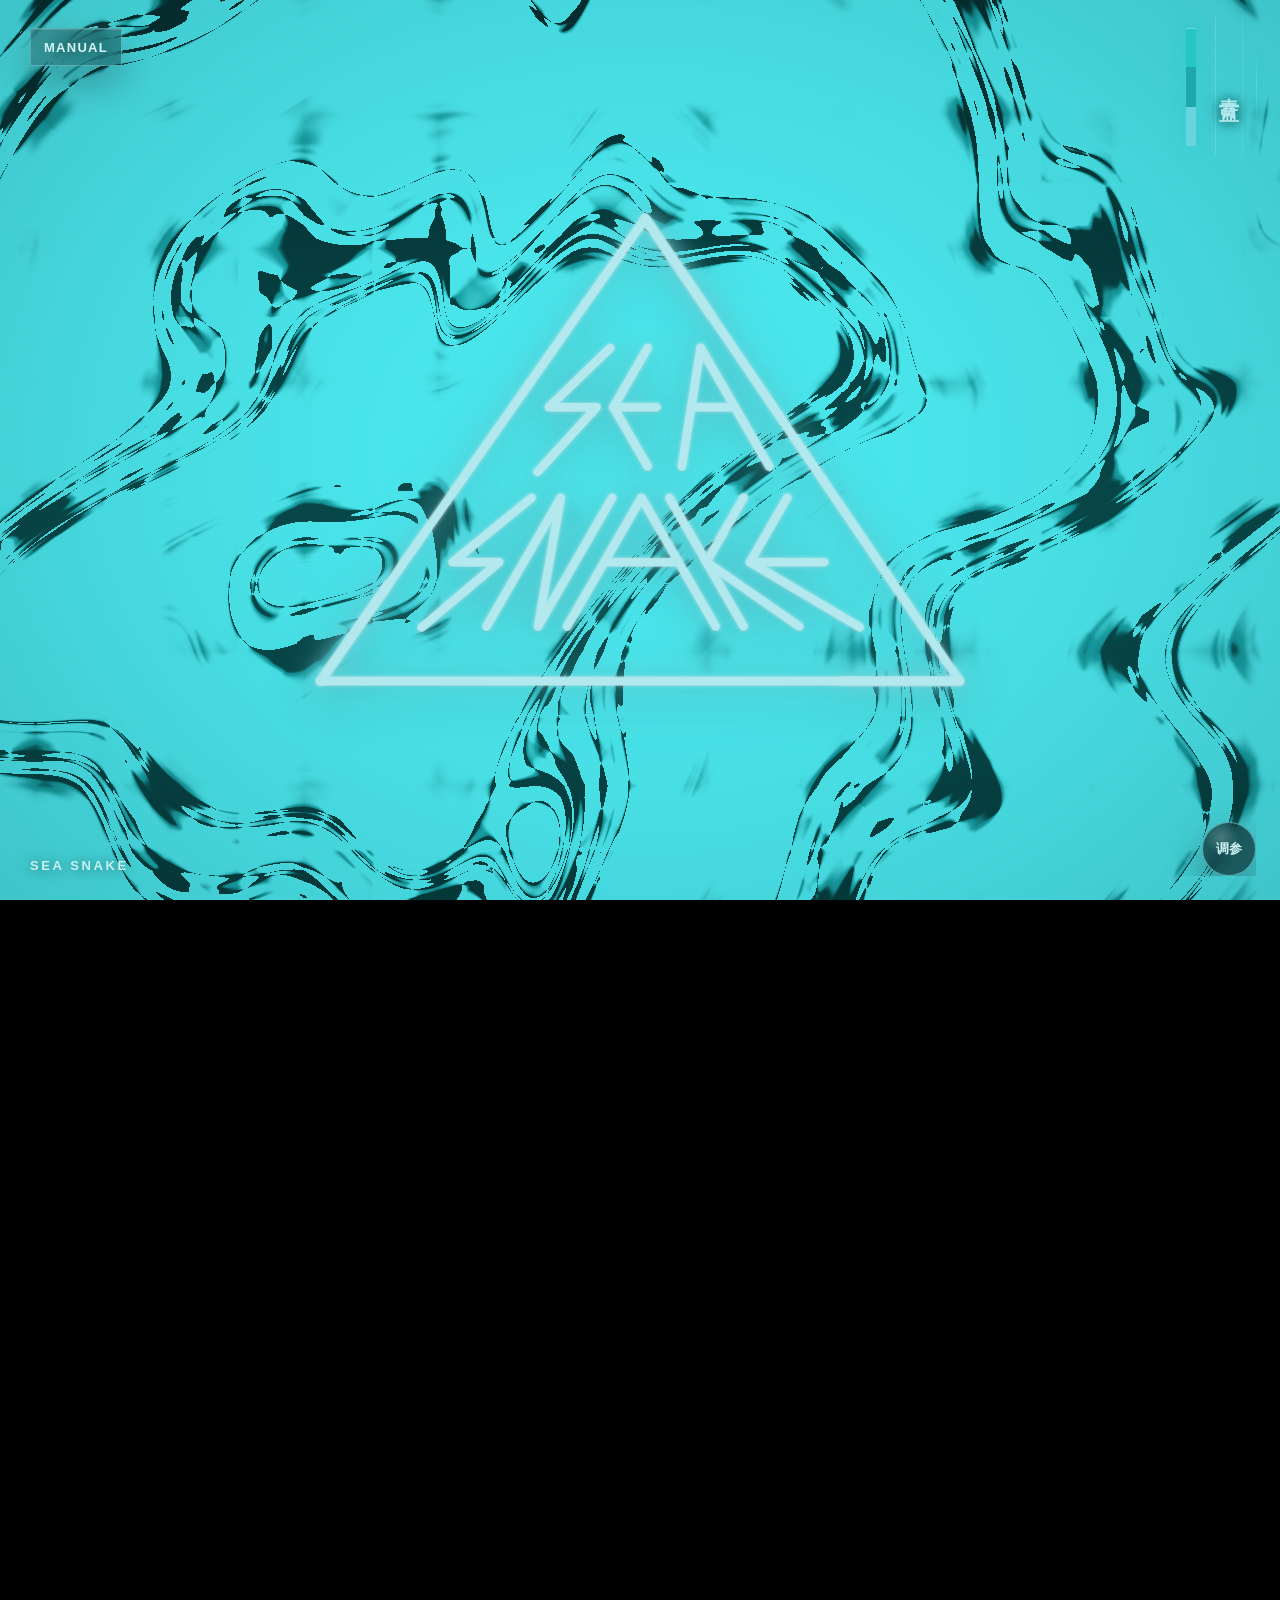
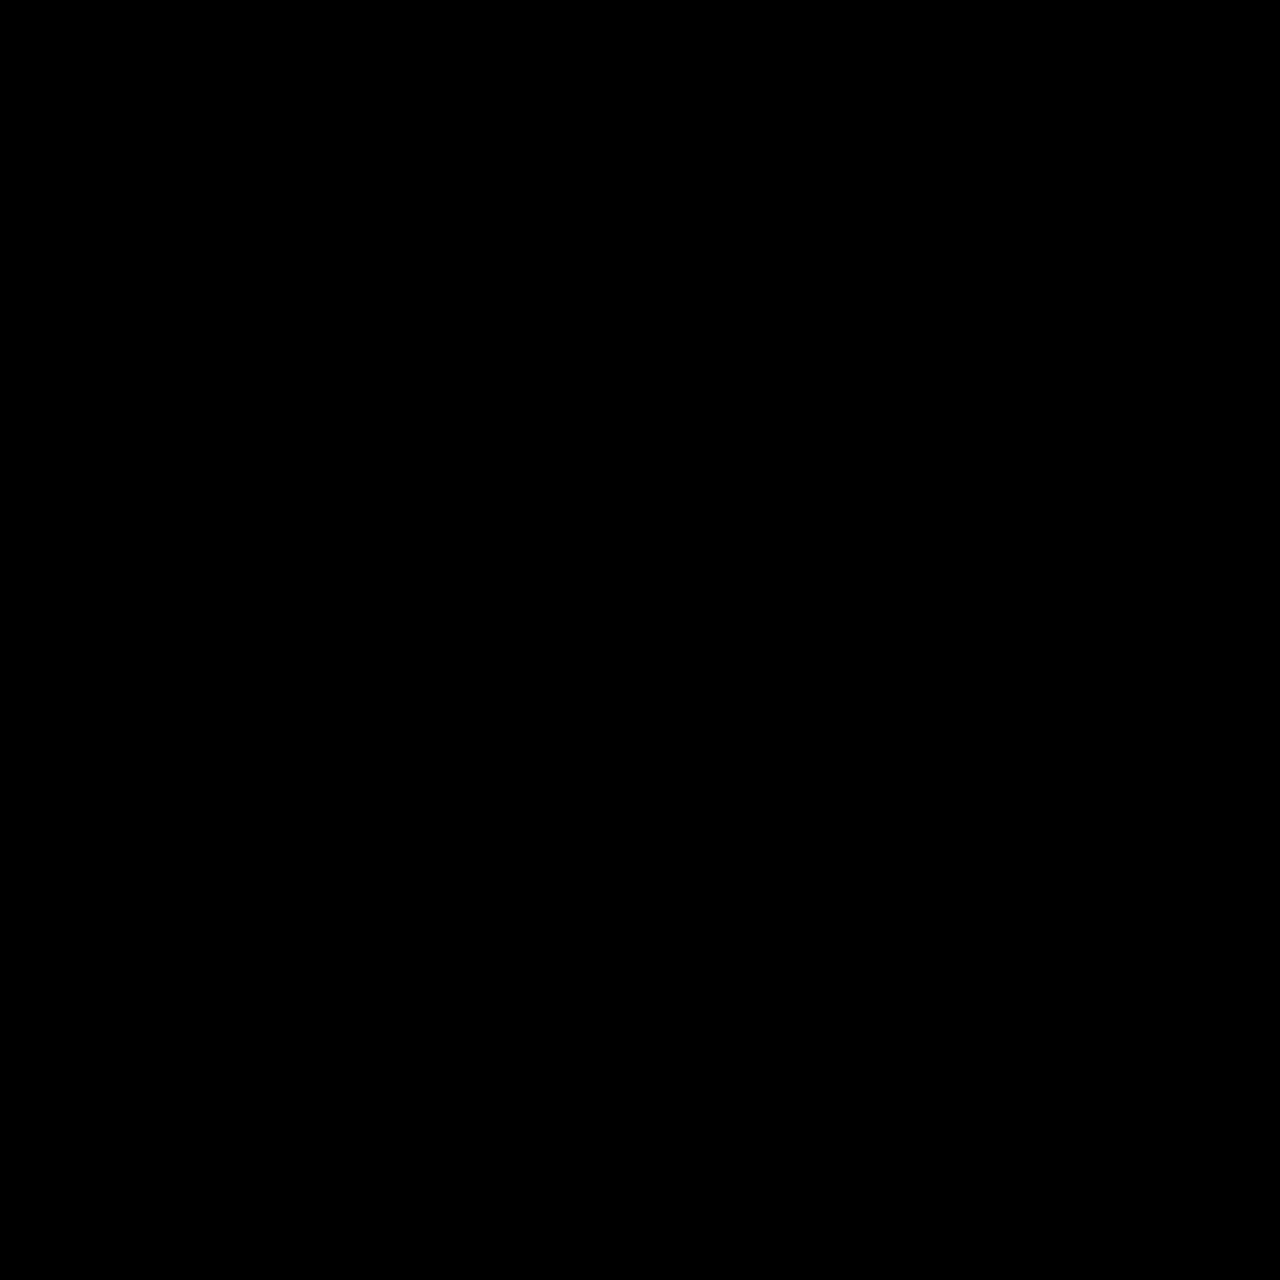
<file: docs/index.html>
<!doctype html>
<html lang="zh-CN">
  <head>
    <meta charset="utf-8" />
    <meta name="viewport" content="width=device-width, initial-scale=1" />
    <title>SEASNAKE</title>
    <meta http-equiv="refresh" content="0; url=seasnake-logo-preview.html?from=vi" />
    <link rel="canonical" href="seasnake-logo-preview.html?from=vi" />
    <style>
      :root {
        color-scheme: dark;
        --paper: #fbfbf5;
        --ink: #070909;
        --accent: #22c6c5;
      }

      * {
        box-sizing: border-box;
      }

      body {
        min-height: 100vh;
        margin: 0;
        display: grid;
        place-items: center;
        color: var(--paper);
        background:
          radial-gradient(circle at 50% 38%, rgba(34, 198, 197, .18), transparent 34vw),
          var(--ink);
        font: 600 14px/1.4 Inter, Arial, "PingFang SC", "Microsoft YaHei", sans-serif;
        letter-spacing: .08em;
      }

      a {
        color: inherit;
        text-decoration-color: color-mix(in srgb, var(--accent) 72%, transparent);
        text-underline-offset: 6px;
      }
    </style>
    <script>
      window.location.replace("seasnake-logo-preview.html?from=vi");
    </script>
  </head>
  <body>
    <a href="seasnake-logo-preview.html?from=vi">进入 SEASNAKE</a>
  </body>
</html>
</file>
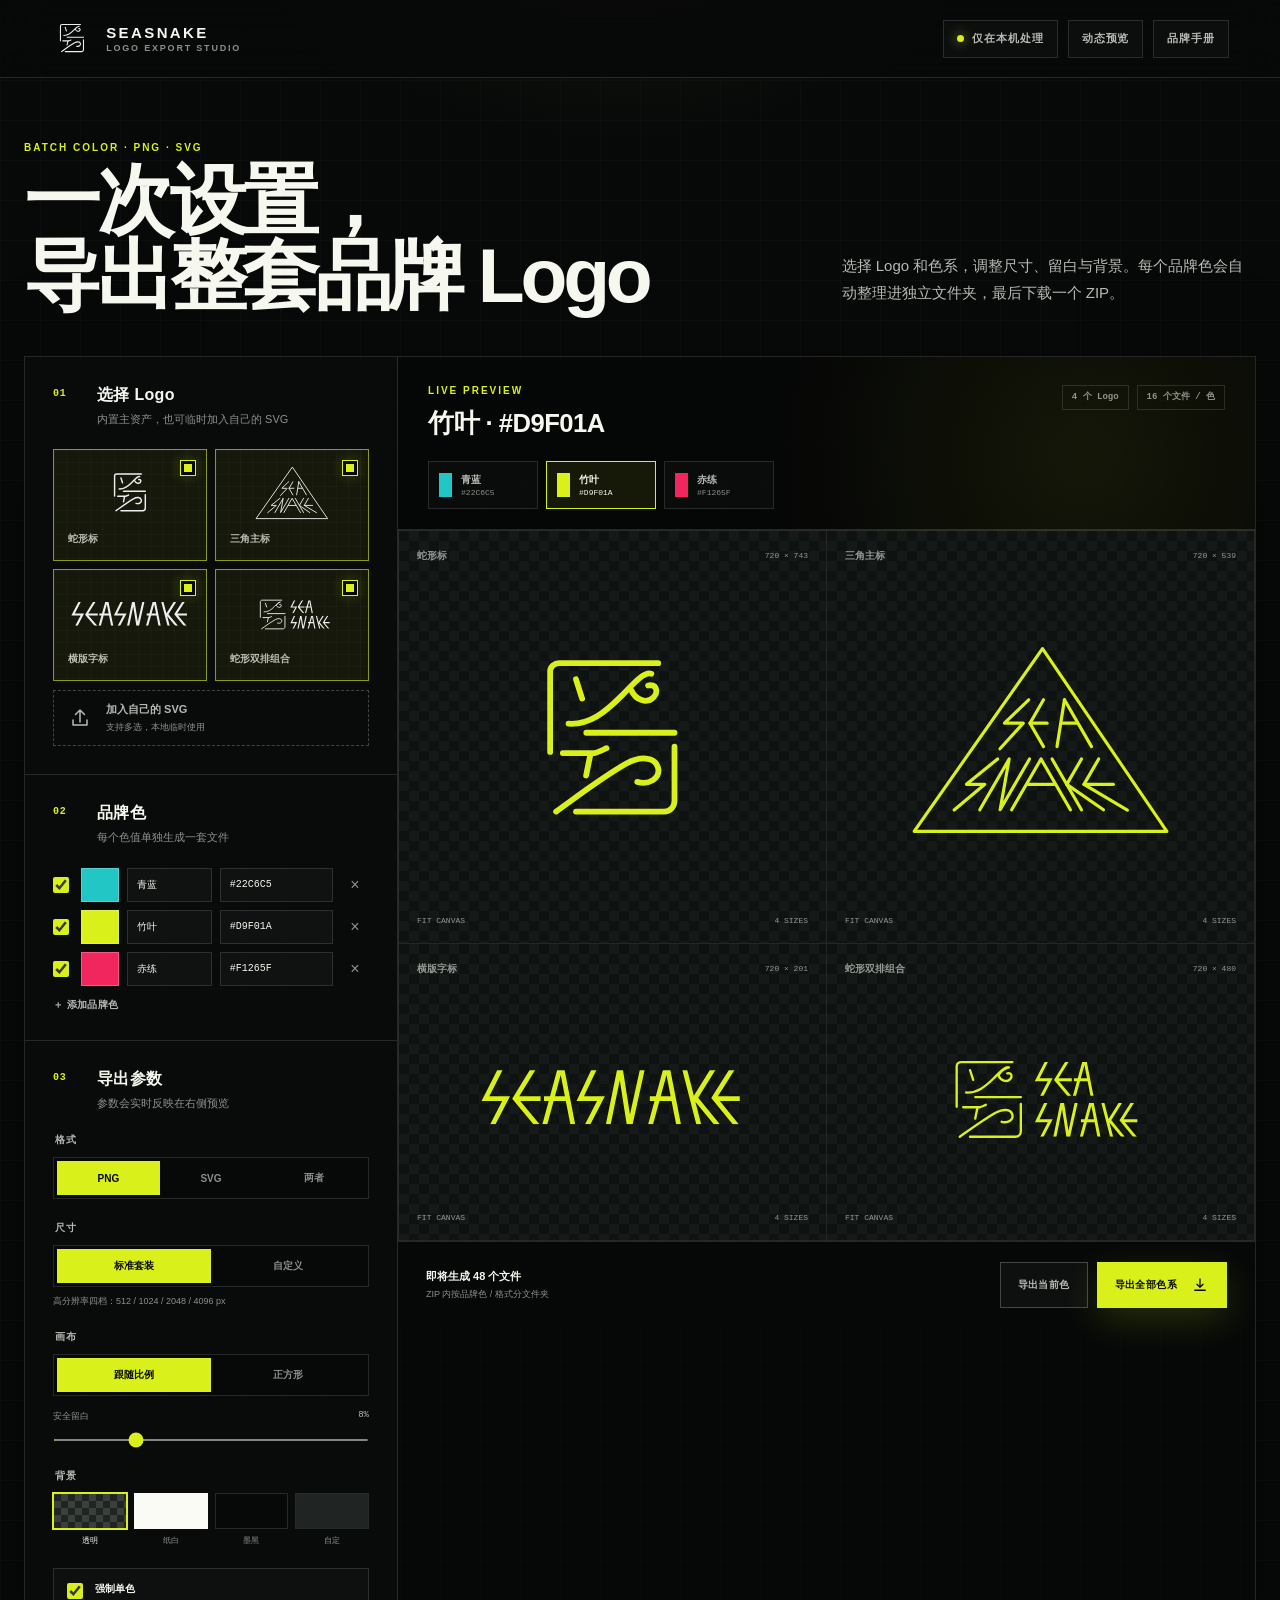
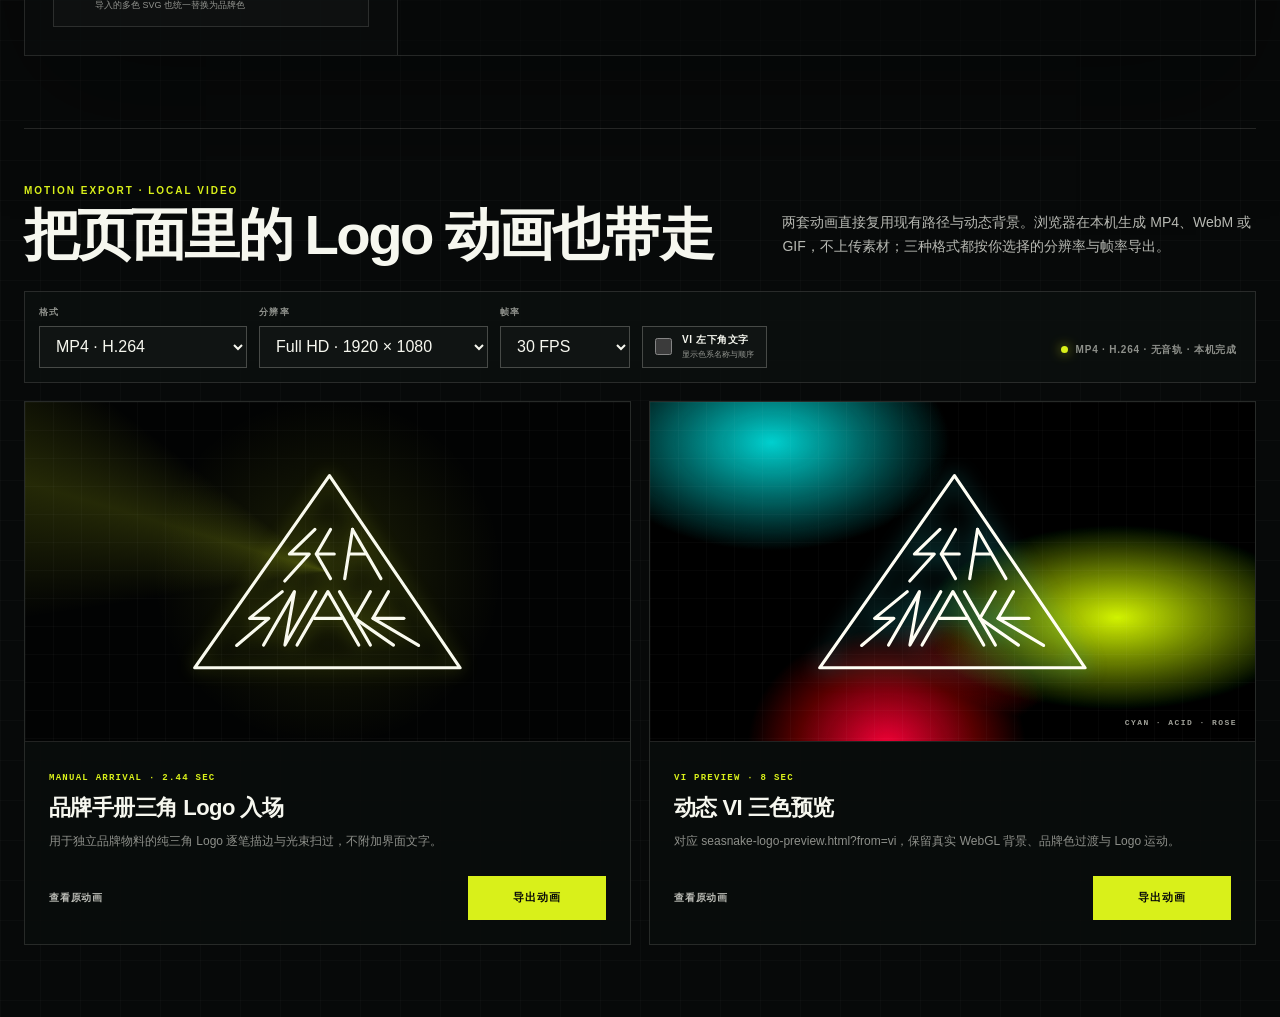
<file: docs/logo-export-studio.html>
<!doctype html>
<html lang="zh-CN">
  <head>
    <meta charset="utf-8" />
    <meta name="viewport" content="width=device-width, initial-scale=1" />
    <meta name="description" content="SEASNAKE Logo 批量换色与 PNG / SVG 导出工具。" />
    <title>SEASNAKE Logo Export Studio</title>
    <link rel="icon" href="data:," />
    <link rel="stylesheet" href="assets/logo-export-studio.css" />
  </head>
  <body>
    <div class="ambient ambient-a" aria-hidden="true"></div>
    <div class="ambient ambient-b" aria-hidden="true"></div>

    <header class="topbar">
      <a class="brand-link" href="seasnake-ouroboros-concepts.html#top" aria-label="返回 SEASNAKE VI 品牌手册">
        <img src="assets/logo-system/svg/seasnake-logo-snake.svg" alt="" />
        <span>
          <b>SEASNAKE</b>
          <small>LOGO EXPORT STUDIO</small>
        </span>
      </a>
      <div class="topbar-actions">
        <span class="local-badge"><i></i>仅在本机处理</span>
        <a class="ghost-link" href="seasnake-logo-preview.html?from=export">动态预览</a>
        <a class="ghost-link" href="seasnake-ouroboros-concepts.html#logo-variants">品牌手册</a>
      </div>
    </header>

    <main class="studio-shell">
      <section class="intro">
        <div>
          <span class="eyebrow">BATCH COLOR · PNG · SVG</span>
          <h1>一次设置，<br />导出整套品牌 Logo</h1>
        </div>
        <p>选择 Logo 和色系，调整尺寸、留白与背景。每个品牌色会自动整理进独立文件夹，最后下载一个 ZIP。</p>
      </section>

      <div class="workspace">
        <aside class="control-panel" aria-label="Logo 导出参数">
          <section class="control-section">
            <div class="section-heading">
              <span class="step">01</span>
              <div>
                <h2>选择 Logo</h2>
                <p>内置主资产，也可临时加入自己的 SVG</p>
              </div>
            </div>
            <div class="logo-picker" id="logo-picker" aria-live="polite"></div>
            <label class="upload-button" for="custom-logo-input">
              <svg viewBox="0 0 24 24" aria-hidden="true"><path d="M12 16V4m0 0L7.5 8.5M12 4l4.5 4.5M5 14v5h14v-5" /></svg>
              <span>加入自己的 SVG</span>
              <small>支持多选，本地临时使用</small>
            </label>
            <input id="custom-logo-input" type="file" accept=".svg,image/svg+xml" multiple hidden />
          </section>

          <section class="control-section">
            <div class="section-heading">
              <span class="step">02</span>
              <div>
                <h2>品牌色</h2>
                <p>每个色值单独生成一套文件</p>
              </div>
            </div>
            <div class="palette-list" id="palette-list"></div>
            <button class="text-button" id="add-color" type="button">
              <span>＋</span> 添加品牌色
            </button>
          </section>

          <section class="control-section">
            <div class="section-heading">
              <span class="step">03</span>
              <div>
                <h2>导出参数</h2>
                <p>参数会实时反映在右侧预览</p>
              </div>
            </div>

            <fieldset class="field-group">
              <legend>格式</legend>
              <div class="segmented segmented-three" id="format-control">
                <label><input type="radio" name="format" value="png" checked /><span>PNG</span></label>
                <label><input type="radio" name="format" value="svg" /><span>SVG</span></label>
                <label><input type="radio" name="format" value="both" /><span>两者</span></label>
              </div>
            </fieldset>

            <fieldset class="field-group">
              <legend>尺寸</legend>
              <div class="segmented" id="size-mode-control">
                <label><input type="radio" name="size-mode" value="standard" checked /><span>标准套装</span></label>
                <label><input type="radio" name="size-mode" value="custom" /><span>自定义</span></label>
              </div>
              <p class="field-help" id="standard-size-help">高分辨率四档：512 / 1024 / 2048 / 4096 px</p>
              <label class="text-field custom-size-field" id="custom-size-field" hidden>
                <span>宽度（px，逗号分隔）</span>
                <input id="custom-sizes" type="text" inputmode="numeric" value="512, 1024, 2048, 4096" spellcheck="false" />
              </label>
            </fieldset>

            <fieldset class="field-group">
              <legend>画布</legend>
              <div class="segmented" id="canvas-control">
                <label><input type="radio" name="canvas-mode" value="fit" checked /><span>跟随比例</span></label>
                <label><input type="radio" name="canvas-mode" value="square" /><span>正方形</span></label>
              </div>
              <label class="range-field">
                <span>安全留白 <output id="padding-output">8%</output></span>
                <input id="padding-range" type="range" min="0" max="32" step="1" value="8" />
              </label>
            </fieldset>

            <fieldset class="field-group">
              <legend>背景</legend>
              <div class="background-options" id="background-options">
                <label class="background-choice transparent-choice" title="透明">
                  <input type="radio" name="background" value="transparent" checked />
                  <span></span><small>透明</small>
                </label>
                <label class="background-choice paper-choice" title="纸白">
                  <input type="radio" name="background" value="#FBFBF5" />
                  <span></span><small>纸白</small>
                </label>
                <label class="background-choice ink-choice" title="墨黑">
                  <input type="radio" name="background" value="#070909" />
                  <span></span><small>墨黑</small>
                </label>
                <label class="background-choice custom-choice" title="自定义背景">
                  <input type="radio" name="background" value="custom" />
                  <input id="custom-background" type="color" value="#202523" aria-label="自定义背景色" />
                  <small>自定</small>
                </label>
              </div>
            </fieldset>

            <label class="check-field">
              <input id="monochrome-toggle" type="checkbox" checked />
              <span>
                <b>强制单色</b>
                <small>导入的多色 SVG 也统一替换为品牌色</small>
              </span>
            </label>
          </section>
        </aside>

        <section class="preview-panel" aria-label="实时预览">
          <div class="preview-toolbar">
            <div>
              <span class="eyebrow">LIVE PREVIEW</span>
              <h2 id="preview-title">竹叶 · #D9F01A</h2>
            </div>
            <div class="preview-meta">
              <span id="selection-summary">4 个 Logo</span>
              <span id="file-summary">16 个文件</span>
            </div>
          </div>

          <div class="color-tabs" id="color-tabs" role="tablist" aria-label="预览品牌色"></div>

          <div class="preview-grid-wrap">
            <div class="preview-grid" id="preview-grid" aria-live="polite"></div>
            <div class="empty-state" id="empty-state" hidden>
              <svg viewBox="0 0 24 24" aria-hidden="true"><path d="M4 5h16v14H4zM8 9h8M8 13h5" /></svg>
              <h3>还没有选择 Logo</h3>
              <p>在左侧至少勾选一个资产。</p>
            </div>
          </div>

          <div class="export-dock">
            <div class="export-copy">
              <b id="export-count">即将生成 48 个文件</b>
              <span>ZIP 内按品牌色 / 格式分文件夹</span>
            </div>
            <div class="export-actions">
              <button class="secondary-button" id="export-active" type="button">导出当前色</button>
              <button class="primary-button" id="export-all" type="button">
                <span>导出全部色系</span>
                <svg viewBox="0 0 24 24" aria-hidden="true"><path d="M12 4v11m0 0 4-4m-4 4-4-4M5 19h14" /></svg>
              </button>
            </div>
          </div>
        </section>
      </div>

      <section class="motion-studio" id="motion-export" aria-labelledby="motion-title">
        <svg class="motion-symbols" aria-hidden="true">
          <symbol id="motion-logo-mark" viewBox="0 0 826 619">
            <path d="M419.44 36 L790.87 582.54 L36 582.54 Z" />
            <path d="M378.15 188.94 L305.61 258.94 L362.03 258.94 L292.26 335.52" />
            <line x1="382.03" y1="258.94" x2="433.03" y2="258.94" />
            <path d="M422.44 188.94 L382.03 258.94 L422.44 328.94" />
            <line x1="478.30" y1="258.94" x2="521.05" y2="258.94" />
            <path d="M462.78 328.94 L485.03 188.94" />
            <path d="M485.03 188.94 L565.86 328.94" />
            <path d="M285.26 365.94 L192.15 441.94 L247.03 441.94 L155.44 518.94" />
            <path d="M232.03 517.94 L319.79 365.94 L292.79 517.94 L380.54 365.94" />
            <line x1="376.35" y1="441.94" x2="453.70" y2="441.94" />
            <path d="M327.27 517.94 L415.03 365.94 L502.79 517.94" />
            <path d="M491.91 441.94 L535.79 365.94" />
            <path d="M491.91 441.94 L601.54 517.94" />
            <path d="M448.03 365.94 L535.79 517.94" />
            <line x1="543.34" y1="441.94" x2="631.10" y2="441.94" />
            <path d="M587.22 365.94 L543.34 441.94 L672.98 518.94" />
          </symbol>
        </svg>

        <div class="motion-heading">
          <div>
            <span class="eyebrow">MOTION EXPORT · LOCAL VIDEO</span>
            <h2 id="motion-title">把页面里的 Logo 动画也带走</h2>
          </div>
          <p>两套动画直接复用现有路径与动态背景。浏览器在本机生成 MP4、WebM 或 GIF，不上传素材；三种格式都按你选择的分辨率与帧率导出。</p>
        </div>

        <div class="motion-settings" aria-label="动画导出参数">
          <label class="motion-setting motion-setting-format">
            <span>格式</span>
            <select id="motion-format">
              <option value="mp4" selected>MP4 · H.264</option>
              <option value="webm">WebM · VP9</option>
              <option value="gif">GIF · 稳定共享色盘</option>
            </select>
          </label>
          <label class="motion-setting motion-setting-resolution">
            <span>分辨率</span>
            <select id="motion-resolution">
              <option value="1280x720">HD · 1280 × 720</option>
              <option value="1920x1080" selected>Full HD · 1920 × 1080</option>
              <option value="2560x1440">2K · 2560 × 1440</option>
              <option value="1080x1080">方形 · 1080 × 1080</option>
            </select>
          </label>
          <label class="motion-setting motion-setting-fps">
            <span>帧率</span>
            <select id="motion-fps">
              <option value="15">15 FPS</option>
              <option value="24">24 FPS</option>
              <option value="30" selected>30 FPS</option>
              <option value="60">60 FPS</option>
            </select>
          </label>
          <label class="motion-caption-toggle">
            <input id="motion-caption" type="checkbox" />
            <span>
              <b>VI 左下角文字</b>
              <small>显示色系名称与顺序</small>
            </span>
          </label>
          <span class="motion-local-note"><i></i><span id="motion-format-note">MP4 · H.264 · 无音轨 · 本机完成</span></span>
        </div>

        <div class="motion-grid">
          <article class="motion-card motion-card-manual">
            <div class="motion-card-preview" aria-hidden="true">
              <div class="motion-beam"></div>
              <svg viewBox="0 0 826 619"><use href="#motion-logo-mark"></use></svg>
            </div>
            <div class="motion-card-body">
              <div>
                <span class="motion-kicker">MANUAL ARRIVAL · 2.44 SEC</span>
                <h3>品牌手册三角 Logo 入场</h3>
                <p>用于独立品牌物料的纯三角 Logo 逐笔描边与光束扫过，不附加界面文字。</p>
              </div>
              <div class="motion-card-actions">
                <a href="seasnake-ouroboros-concepts.html?from=preview#top">查看原动画</a>
                <button class="motion-export-button" id="export-manual-motion" type="button">导出动画</button>
              </div>
            </div>
          </article>

          <article class="motion-card motion-card-vi">
            <div class="motion-card-preview" aria-hidden="true">
              <div class="motion-fluid"></div>
              <svg viewBox="0 0 826 619"><use href="#motion-logo-mark"></use></svg>
              <span>CYAN · ACID · ROSE</span>
            </div>
            <div class="motion-card-body">
              <div>
                <span class="motion-kicker">VI PREVIEW · 8 SEC</span>
                <h3>动态 VI 三色预览</h3>
                <p>对应 seasnake-logo-preview.html?from=vi，保留真实 WebGL 背景、品牌色过渡与 Logo 运动。</p>
              </div>
              <div class="motion-card-actions">
                <a href="seasnake-logo-preview.html?from=vi">查看原动画</a>
                <button class="motion-export-button" id="export-vi-motion" type="button">导出动画</button>
              </div>
            </div>
          </article>
        </div>
      </section>
    </main>

    <div class="toast-region" id="toast-region" aria-live="polite" aria-atomic="true"></div>
    <div class="export-overlay" id="export-overlay" hidden>
      <div class="progress-card" role="status" aria-live="polite">
        <div class="progress-orbit" aria-hidden="true"><i></i><i></i><i></i></div>
        <span class="eyebrow">BUILDING LOGO KIT</span>
        <h2 id="progress-title">正在生成导出文件…</h2>
        <p id="progress-detail">准备品牌资产</p>
        <div class="progress-track"><i id="progress-bar"></i></div>
      </div>
    </div>

    <script src="assets/logo-export-studio.js"></script>
    <script src="assets/gif-encoder.js"></script>
    <script src="assets/logo-motion-export.js"></script>
  </body>
</html>
</file>
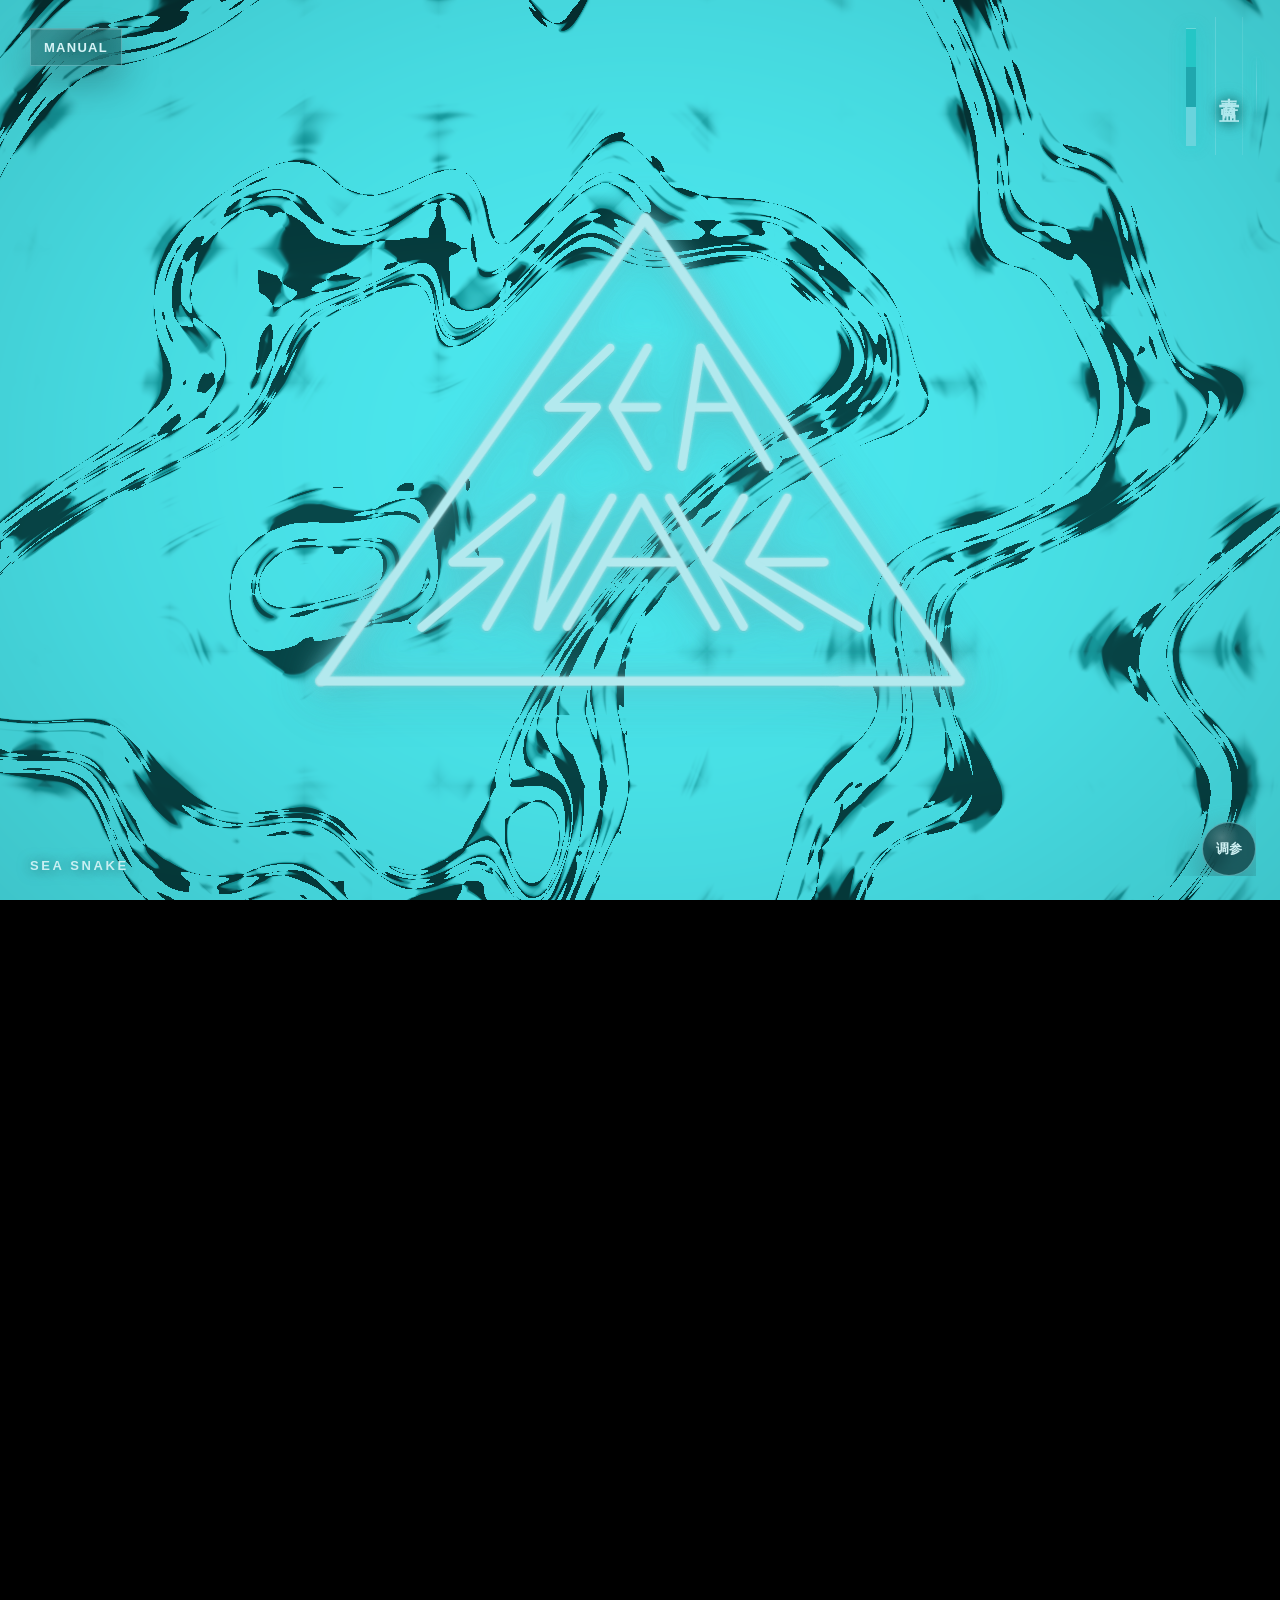
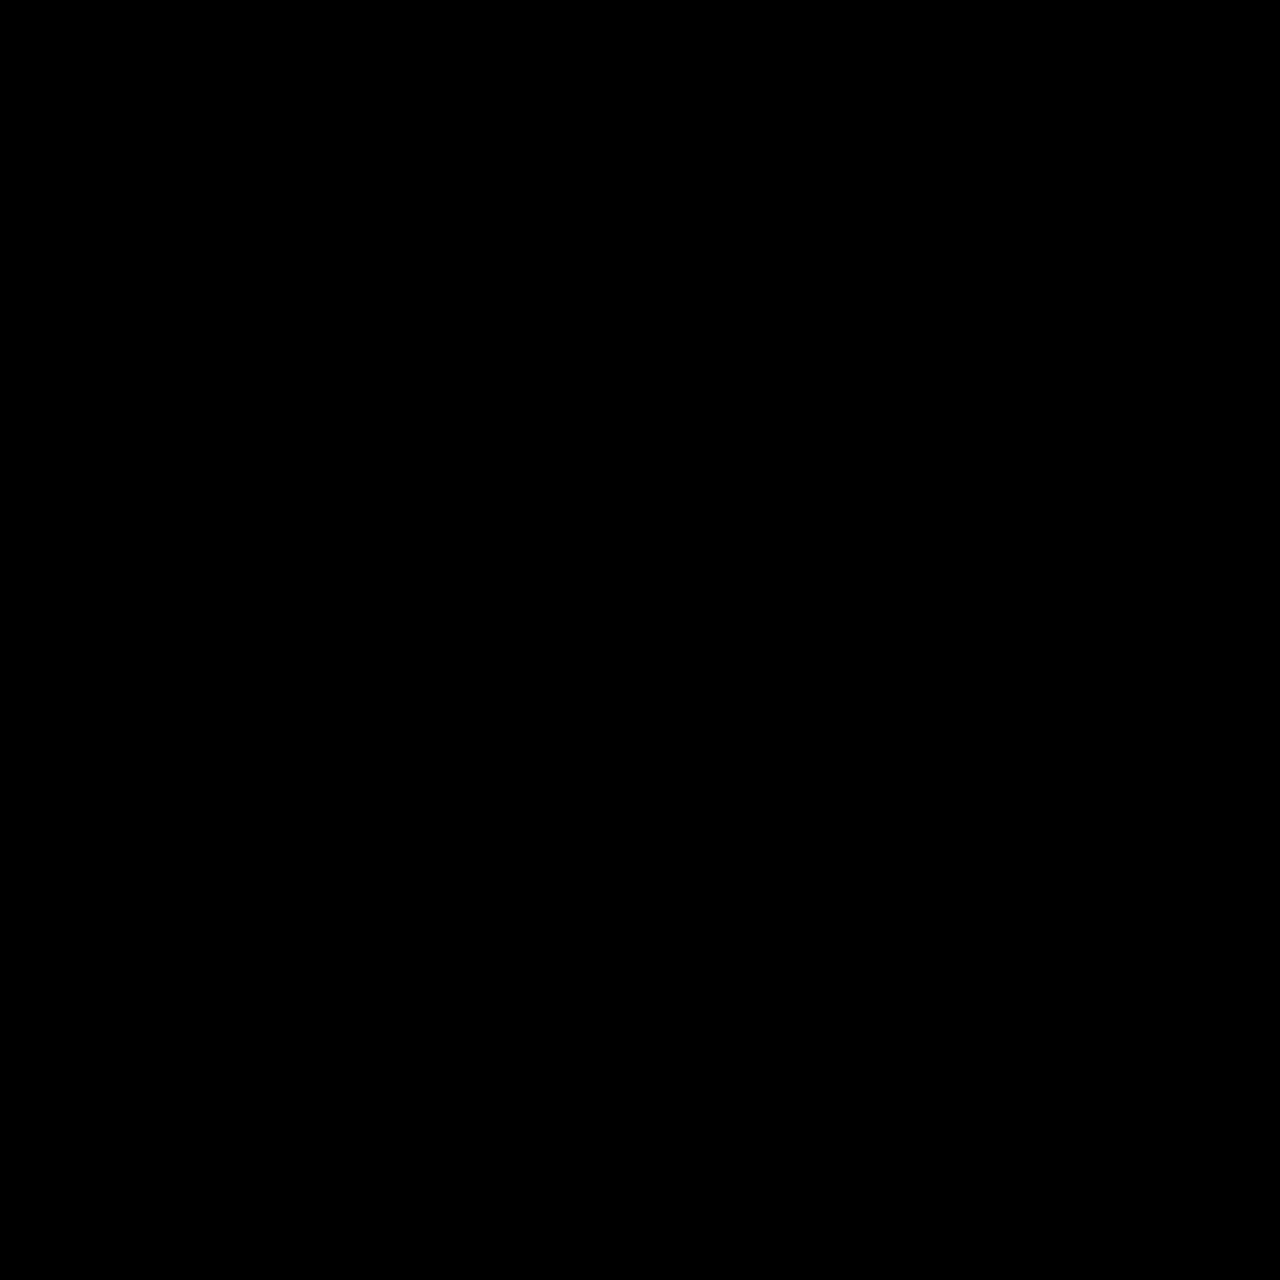
<file: docs/seasnake-logo-preview.html>
<!doctype html>
<html lang="zh-CN">
  <head>
    <meta charset="utf-8" />
    <meta name="viewport" content="width=device-width, initial-scale=1" />
    <title>SEASNAKE Logo Preview</title>
    <style>
      :root {
        --ink: #fff;
        --paper: #000;
        --muted: rgba(255, 255, 255, 0.56);
        --hairline: rgba(255, 255, 255, 0.18);
        --accent-a: #d9f01a;
        --accent-b: #bcc94e;
        --accent-c: #e2f072;
        --logo-accent-a: #d9f01a;
        --logo-accent-c: #d9f01a;
        --logo-color: #f2fac1;
        --logo-wrap-glow: 34%;
        --logo-glow-strength: 46%;
        --logo-white-glow: 12%;
        --logo-edge-shadow: 0.12;
        --glass-tint: rgba(255, 255, 255, 0.105);
        --logo-stroke: 8.75;
      }

      * {
        box-sizing: border-box;
      }

      html,
      body {
        min-height: 100%;
      }

      body {
        margin: 0;
        color: var(--ink);
        background: var(--paper);
        font-family: Arial, "PingFang SC", "Microsoft YaHei", sans-serif;
        overflow-x: hidden;
      }

      .bg-canvas {
        position: fixed;
        inset: 0;
        z-index: 0;
        width: 100%;
        height: 100%;
        background: #000;
        pointer-events: none;
        opacity: 0.95;
      }

      main {
        position: relative;
        z-index: 1;
        min-height: 320vh;
        padding: 0 32px;
      }

      .stage {
        position: fixed;
        inset: 0;
        z-index: 1;
        min-height: 100dvh;
        width: min(920px, 100%);
        margin: 0 auto;
        padding: 0 32px;
        display: grid;
        place-items: center;
        pointer-events: none;
      }

      .logo-wrap {
        position: relative;
        width: min(700px, 100%);
        margin: 0 auto;
        aspect-ratio: 826.87 / 618.54;
        filter:
          drop-shadow(0 10px 24px rgba(0, 18, 20, 0.16))
          drop-shadow(0 0 20px color-mix(in srgb, var(--logo-accent-c) var(--logo-wrap-glow), transparent));
        isolation: isolate;
      }

      .seasnake-logo {
        position: relative;
        z-index: 1;
        width: 100%;
        height: 100%;
        display: block;
        overflow: visible;
        mix-blend-mode: normal;
      }

      .seasnake-logo line,
      .seasnake-logo path {
        fill: none;
        stroke: var(--logo-color);
        stroke-width: var(--logo-stroke);
        stroke-linecap: round;
        stroke-linejoin: round;
        vector-effect: non-scaling-stroke;
        shape-rendering: geometricPrecision;
        transition: stroke 120ms ease-out, opacity 180ms ease;
      }

      .logo-strokes {
        filter:
          url("#single-layer-fuse")
          drop-shadow(0 0 3px color-mix(in srgb, #fff var(--logo-white-glow), transparent))
          drop-shadow(0 0 15px color-mix(in srgb, var(--logo-accent-c) var(--logo-glow-strength), transparent))
          drop-shadow(0 1px 0 rgba(0, 18, 20, var(--logo-edge-shadow)));
      }

      .seasnake-logo .frame-line {
        stroke-width: calc(var(--logo-stroke) + 0.25);
      }

      .edge-runner {
        opacity: 0;
        filter: drop-shadow(0 0 12px var(--accent-c));
        mix-blend-mode: screen;
        transition: opacity 260ms ease;
        pointer-events: none;
      }

      .edge-runner path {
        stroke: color-mix(in srgb, var(--accent-c) 72%, #fff);
        stroke-width: calc(var(--logo-stroke) + 1.7);
        stroke-dasharray: 118 520;
        stroke-dashoffset: 0;
        opacity: 0.95;
        animation: edgeAdvance 1.08s cubic-bezier(0.4, 0, 0.12, 1) infinite;
      }

      .edge-runner .edge-2 {
        animation-delay: 0.18s;
      }

      .edge-runner .edge-3 {
        animation-delay: 0.36s;
      }

      body.is-switching .edge-runner {
        opacity: 1;
      }

      .sun-rays line {
        stroke-width: 1.2;
        stroke: rgba(255, 255, 255, 0.15);
        stroke-linecap: round;
        transform-box: fill-box;
        transform-origin: top center;
        opacity: 0;
        animation: rayFall 2.25s cubic-bezier(0.18, 0.82, 0.2, 1) 0.05s both;
      }

      .sun-rays line:nth-child(2) {
        animation-delay: 0.12s;
      }

      .sun-rays line:nth-child(3) {
        animation-delay: 0.18s;
      }

      .sun-rays line:nth-child(4) {
        animation-delay: 0.24s;
      }

      .sun-rays line:nth-child(5) {
        animation-delay: 0.30s;
      }

      .draw-down {
        stroke-dasharray: 1;
        stroke-dashoffset: 1;
        animation: drawDown 1.25s cubic-bezier(0.64, 0, 0.2, 1) var(--delay) both;
      }

      .spread-line {
        transform-box: fill-box;
        transform-origin: center center;
        transform: scaleX(0);
        opacity: 0;
        animation: spreadOut 0.92s cubic-bezier(0.16, 0.86, 0.18, 1) var(--delay) both;
      }

      .theme-switcher {
        position: fixed;
        z-index: 2;
        top: 28px;
        right: 30px;
        display: grid;
        grid-template-columns: 10px auto;
        gap: 12px;
        align-items: center;
        padding: 0;
        border: 0;
        background: transparent;
      }

      .theme-strip {
        width: 10px;
        height: 118px;
        background:
          linear-gradient(180deg, var(--accent-a) 0 33.33%, var(--accent-b) 33.33% 66.66%, var(--accent-c) 66.66% 100%);
        box-shadow:
          0 0 18px color-mix(in srgb, var(--accent-a) 42%, transparent),
          inset 0 1px 0 rgba(255, 255, 255, 0.34);
        opacity: 0.92;
        transition: background 420ms ease, box-shadow 420ms ease;
      }

      .theme-button {
        position: relative;
        width: 42px;
        min-height: 118px;
        padding: 10px 0;
        border: 0;
        background: transparent;
        color: color-mix(in srgb, var(--accent-c) 36%, #fff);
        cursor: pointer;
        font-family: "Songti SC", "STSong", "Noto Serif SC", "Source Han Serif SC", serif;
        font-size: 20px;
        font-weight: 600;
        line-height: 1.18;
        letter-spacing: 0.18em;
        writing-mode: vertical-rl;
        text-align: center;
        text-orientation: upright;
        text-shadow:
          0 0 18px color-mix(in srgb, var(--accent-a) 42%, transparent),
          0 1px 14px rgba(0, 0, 0, 0.62);
        transition: color 420ms ease, text-shadow 420ms ease, transform 260ms ease;
      }

      .theme-button::before {
        content: "";
        position: absolute;
        inset: -10px 7px;
        border-left: 1px solid color-mix(in srgb, var(--accent-c) 34%, rgba(255, 255, 255, 0.18));
        border-right: 1px solid rgba(255, 255, 255, 0.12);
        opacity: 0.8;
        pointer-events: none;
      }

      .theme-button::after {
        content: "";
        position: absolute;
        top: 50%;
        right: -7px;
        width: 1px;
        height: 62px;
        background: linear-gradient(180deg, transparent, var(--accent-c), transparent);
        transform: translateY(-50%);
        opacity: 0.78;
        box-shadow: 0 0 12px var(--accent-a);
        transition: background 420ms ease, box-shadow 420ms ease;
      }

      .theme-button span {
        position: relative;
        z-index: 1;
      }

      .theme-button[aria-pressed="true"] {
        color: color-mix(in srgb, var(--accent-c) 54%, #fff);
        transform: translateY(-1px);
        outline: 0;
      }

      .theme-button:active {
        transform: translateY(1px);
      }

      .manual-link {
        position: fixed;
        z-index: 12;
        left: 30px;
        top: 28px;
        display: grid;
        gap: 2px;
        min-width: 84px;
        padding: 11px 13px 10px;
        border: 1px solid color-mix(in srgb, var(--accent-c) 34%, rgba(255, 255, 255, 0.14));
        background:
          linear-gradient(135deg, rgba(255, 255, 255, 0.095), rgba(255, 255, 255, 0.018)),
          rgba(0, 12, 14, 0.34);
        color: color-mix(in srgb, var(--accent-c) 28%, #fff);
        text-decoration: none;
        letter-spacing: 0.08em;
        touch-action: manipulation;
        -webkit-tap-highlight-color: transparent;
        box-shadow:
          inset 0 1px 0 rgba(255, 255, 255, 0.16),
          0 0 20px color-mix(in srgb, var(--accent-c) 18%, transparent),
          0 16px 36px rgba(0, 0, 0, 0.28);
        backdrop-filter: blur(10px) saturate(1.12);
        transition: border-color 220ms ease, color 220ms ease, transform 220ms ease, box-shadow 220ms ease;
      }

      .manual-link span {
        font-size: 13px;
        font-weight: 700;
      }

      .manual-link small {
        color: rgba(255, 255, 255, 0.52);
        font-size: 9px;
        letter-spacing: 0.14em;
        text-transform: uppercase;
      }

      .manual-link:hover {
        border-color: color-mix(in srgb, var(--accent-c) 70%, rgba(255, 255, 255, 0.2));
        color: #fff;
        transform: translateY(-1px);
        box-shadow:
          inset 0 1px 0 rgba(255, 255, 255, 0.2),
          0 0 26px color-mix(in srgb, var(--accent-c) 32%, transparent),
          0 18px 42px rgba(0, 0, 0, 0.34);
      }

      .manual-link-mobile {
        display: none;
      }

      .brand-signature {
        position: fixed;
        left: 30px;
        bottom: 28px;
        z-index: 2;
        color: color-mix(in srgb, var(--accent-c) 38%, #fff);
        font-size: 13px;
        font-weight: 800;
        letter-spacing: 0.2em;
        line-height: 1;
        text-transform: uppercase;
        text-shadow:
          0 0 20px color-mix(in srgb, var(--accent-c) 24%, transparent),
          0 1px 14px rgba(0, 0, 0, 0.58);
        pointer-events: none;
        transition: color 220ms ease, text-shadow 220ms ease, opacity 220ms ease;
      }

      .manual-transition {
        position: fixed;
        inset: 0;
        z-index: 8;
        display: grid;
        place-items: center;
        color: color-mix(in srgb, var(--accent-c) 48%, #fff);
        background:
          radial-gradient(circle at 50% 44%, color-mix(in srgb, var(--accent-a) 18%, transparent), transparent 34%),
          rgba(0, 0, 0, 0);
        opacity: 0;
        pointer-events: none;
        transition: opacity 180ms ease, background 720ms ease;
      }

      .manual-transition::before,
      .manual-transition::after {
        content: "";
        position: absolute;
        inset: 0;
        pointer-events: none;
      }

      .manual-transition::before {
        background:
          linear-gradient(90deg, transparent 0 18%, color-mix(in srgb, var(--accent-c) 18%, transparent) 48%, transparent 82%),
          linear-gradient(180deg, transparent 0 36%, rgba(255, 255, 255, 0.08) 50%, transparent 64%);
        opacity: 0;
        transform: translateX(-18%);
      }

      .manual-transition::after {
        background: rgba(251, 251, 245, 0);
        clip-path: polygon(50% 7%, 94% 94%, 6% 94%);
        transform: scale(0.42);
        opacity: 0;
      }

      .manual-transition svg {
        position: relative;
        z-index: 1;
        width: min(420px, 62vw);
        overflow: visible;
        filter:
          drop-shadow(0 0 18px color-mix(in srgb, var(--accent-c) 42%, transparent))
          drop-shadow(0 26px 64px rgba(0, 0, 0, 0.55));
      }

      .manual-transition path,
      .manual-transition line {
        fill: none;
        stroke: currentColor;
        stroke-width: 8;
        stroke-linecap: round;
        stroke-linejoin: round;
        stroke-dasharray: 1;
        stroke-dashoffset: 1;
        opacity: 0;
      }

      .manual-transition .manual-word {
        font-family: Arial, "PingFang SC", "Microsoft YaHei", sans-serif;
        font-size: 12px;
        font-weight: 700;
        letter-spacing: 0.22em;
        text-anchor: middle;
        fill: rgba(255, 255, 255, 0.68);
        opacity: 0;
        transform-box: fill-box;
        transform-origin: center;
      }

      body.is-bridge-leaving {
        overflow: hidden;
      }

      body.is-bridge-leaving .manual-link,
      body.is-bridge-leaving .theme-switcher,
      body.is-bridge-leaving .config-panel,
      body.is-bridge-leaving .brand-signature {
        opacity: 0;
        transition: opacity 260ms ease;
      }

      body.is-bridge-leaving .logo-wrap {
        transform: translateY(-4vh) scale(0.76);
        opacity: 0.26;
        transition: transform 760ms cubic-bezier(0.2, 0.84, 0.16, 1), opacity 620ms ease;
      }

      body.is-bridge-leaving .bg-canvas {
        opacity: 0.48;
        filter: blur(2px) saturate(0.72);
        transition: opacity 720ms ease, filter 720ms ease;
      }

      body.is-bridge-leaving .manual-transition {
        opacity: 1;
        background:
          radial-gradient(circle at 50% 44%, color-mix(in srgb, var(--accent-a) 22%, transparent), transparent 34%),
          rgba(0, 0, 0, 0.72);
      }

      body.is-bridge-leaving .manual-transition::before {
        animation: manualBeam 900ms cubic-bezier(0.18, 0.82, 0.2, 1) 80ms both;
      }

      body.is-bridge-leaving .manual-transition::after {
        animation: manualPaper 920ms cubic-bezier(0.18, 0.82, 0.2, 1) 280ms both;
      }

      body.is-bridge-leaving .manual-transition path,
      body.is-bridge-leaving .manual-transition line {
        animation: manualDraw 760ms cubic-bezier(0.18, 0.82, 0.2, 1) var(--bridge-delay, 0ms) both;
      }

      body.is-bridge-leaving .manual-transition .manual-word {
        animation: manualWord 520ms ease 640ms both;
      }

      .config-panel {
        position: fixed;
        z-index: 4;
        right: 24px;
        bottom: 24px;
        width: min(360px, calc(100vw - 32px));
        color: rgba(255, 255, 255, 0.82);
        font-family: Arial, "PingFang SC", "Microsoft YaHei", sans-serif;
        contain: layout style paint;
      }

      .config-toggle {
        position: absolute;
        right: 0;
        bottom: 0;
        width: 54px;
        height: 54px;
        border: 1px solid color-mix(in srgb, var(--accent-c) 48%, rgba(255, 255, 255, 0.16));
        border-radius: 50%;
        background:
          radial-gradient(circle at 36% 28%, rgba(255, 255, 255, 0.20), transparent 34%),
          rgba(0, 12, 14, 0.58);
        color: color-mix(in srgb, var(--accent-c) 32%, #fff);
        cursor: pointer;
        font-size: 13px;
        font-weight: 700;
        letter-spacing: 0;
        box-shadow:
          0 0 20px color-mix(in srgb, var(--accent-c) 28%, transparent),
          0 14px 36px rgba(0, 0, 0, 0.36);
        backdrop-filter: blur(8px);
      }

      .config-body {
        max-height: min(680px, calc(100vh - 48px));
        overflow: auto;
        padding: 18px;
        border: 1px solid rgba(255, 255, 255, 0.14);
        background:
          linear-gradient(135deg, rgba(255, 255, 255, 0.095), rgba(255, 255, 255, 0.025)),
          rgba(0, 12, 14, 0.88);
        box-shadow:
          inset 0 1px 0 rgba(255, 255, 255, 0.18),
          0 18px 48px rgba(0, 0, 0, 0.42);
        backdrop-filter: blur(6px) saturate(1.08);
        overscroll-behavior: contain;
        contain: content;
        transform: translateY(16px) scale(0.98);
        transform-origin: right bottom;
        opacity: 0;
        pointer-events: none;
        transition: opacity 220ms ease, transform 220ms ease;
      }

      .config-panel[data-open="true"] .config-body {
        opacity: 1;
        pointer-events: auto;
        transform: translateY(0) scale(1);
      }

      .config-panel[data-open="true"] .config-toggle {
        opacity: 0;
        pointer-events: none;
      }

      .config-head {
        display: flex;
        align-items: flex-start;
        justify-content: space-between;
        gap: 12px;
        padding-bottom: 12px;
        border-bottom: 1px solid rgba(255, 255, 255, 0.12);
      }

      .config-kicker {
        display: block;
        color: color-mix(in srgb, var(--accent-c) 46%, #fff);
        font-size: 10px;
        font-weight: 700;
        letter-spacing: 0.18em;
      }

      .config-title {
        margin: 4px 0 0;
        color: #fff;
        font-size: 15px;
        line-height: 1.2;
      }

      .config-actions {
        display: flex;
        gap: 8px;
      }

      .config-actions button,
      .config-close {
        border: 1px solid rgba(255, 255, 255, 0.13);
        background: rgba(255, 255, 255, 0.06);
        color: rgba(255, 255, 255, 0.78);
        cursor: pointer;
        font: inherit;
        font-size: 12px;
        line-height: 1;
        padding: 8px 10px;
      }

      .config-close {
        width: 32px;
        padding: 8px 0;
      }

      .config-section {
        padding: 14px 0 4px;
        border-bottom: 1px solid rgba(255, 255, 255, 0.08);
      }

      .config-section:last-child {
        border-bottom: 0;
      }

      .config-section h2 {
        margin: 0 0 10px;
        color: rgba(255, 255, 255, 0.72);
        font-size: 11px;
        font-weight: 700;
        letter-spacing: 0.16em;
      }

      .control-row {
        display: grid;
        grid-template-columns: 86px 1fr 42px;
        gap: 10px;
        align-items: center;
        margin: 9px 0;
        font-size: 12px;
      }

      .control-row span:first-child {
        color: rgba(255, 255, 255, 0.62);
      }

      .control-value {
        color: rgba(255, 255, 255, 0.78);
        font-variant-numeric: tabular-nums;
        text-align: right;
      }

      .control-row input[type="range"] {
        width: 100%;
        accent-color: var(--accent-c);
      }

      .control-row input[type="text"],
      .control-row select {
        width: 100%;
        min-width: 0;
        border: 1px solid rgba(255, 255, 255, 0.12);
        background: rgba(0, 0, 0, 0.22);
        color: rgba(255, 255, 255, 0.86);
        font: inherit;
        padding: 7px 8px;
        outline: none;
      }

      .control-row input[type="color"] {
        width: 100%;
        height: 30px;
        border: 1px solid rgba(255, 255, 255, 0.12);
        background: rgba(255, 255, 255, 0.08);
        padding: 2px;
      }

      .control-row.control-wide {
        grid-template-columns: 86px 1fr;
      }

      .control-row.control-check {
        grid-template-columns: 86px 1fr;
      }

      .control-row.control-check input {
        width: 18px;
        height: 18px;
        accent-color: var(--accent-c);
      }

      .config-note {
        margin: 10px 0 0;
        color: rgba(255, 255, 255, 0.48);
        font-size: 11px;
        line-height: 1.45;
      }

      .config-export-link {
        display: inline-flex;
        margin-top: 10px;
        color: color-mix(in srgb, var(--accent-c) 58%, #fff);
        font-size: 11px;
        font-weight: 800;
        letter-spacing: .04em;
        text-decoration: none;
      }

      .config-export-link:hover {
        color: #fff;
      }

      @keyframes drawDown {
        from {
          stroke-dashoffset: 1;
          opacity: 0;
        }

        12% {
          opacity: 1;
        }

        to {
          stroke-dashoffset: 0;
          opacity: 1;
        }
      }

      @keyframes spreadOut {
        from {
          transform: scaleX(0);
          opacity: 0;
        }

        18% {
          opacity: 1;
        }

        to {
          transform: scaleX(1);
          opacity: 1;
        }
      }

      @keyframes rayFall {
        0% {
          opacity: 0;
          stroke-dasharray: 0 1;
          transform: scaleY(0.25);
        }

        28% {
          opacity: 0.28;
        }

        72% {
          opacity: 0.12;
        }

        100% {
          opacity: 0;
          stroke-dasharray: 1 0;
          transform: scaleY(1);
        }
      }

      @keyframes edgeAdvance {
        from {
          stroke-dashoffset: 0;
        }

        to {
          stroke-dashoffset: -638;
        }
      }

      @keyframes manualDraw {
        from {
          stroke-dashoffset: 1;
          opacity: 0;
        }

        18% {
          opacity: 1;
        }

        to {
          stroke-dashoffset: 0;
          opacity: 1;
        }
      }

      @keyframes manualBeam {
        from {
          opacity: 0;
          transform: translateX(-18%) scaleX(0.72);
        }

        45% {
          opacity: 1;
        }

        to {
          opacity: 0.28;
          transform: translateX(0) scaleX(1);
        }
      }

      @keyframes manualPaper {
        from {
          opacity: 0;
          transform: scale(0.42);
          background: rgba(251, 251, 245, 0);
        }

        to {
          opacity: 0.12;
          transform: scale(1.04);
          background: rgba(251, 251, 245, 0.28);
        }
      }

      @keyframes manualWord {
        from {
          opacity: 0;
          transform: translateY(6px);
        }

        to {
          opacity: 1;
          transform: translateY(0);
        }
      }

      @media (prefers-reduced-motion: reduce) {
        .bg-canvas {
          display: none;
        }

        .sun-rays line,
        .edge-runner path,
        .draw-down,
        .spread-line,
        .manual-transition path,
        .manual-transition line,
        .manual-transition .manual-word {
          animation: none;
          opacity: 1;
          stroke-dashoffset: 0;
          transform: none;
        }

        .sun-rays line {
          opacity: 0;
        }

        main {
          min-height: 100vh;
        }
      }

      @media (max-width: 720px) {
        main {
          padding: 0 22px;
        }

        .stage {
          padding: 0 22px;
        }

        .theme-switcher {
          top: 16px;
          right: 16px;
        }

        .manual-link {
          left: 16px;
          top: 16px;
          min-width: 100px;
          padding: 10px 12px;
        }

        .manual-link[data-manual-link] {
          display: none;
        }

        .manual-link-mobile {
          display: grid;
          z-index: 30;
          pointer-events: auto;
        }

        .config-panel {
          right: 16px;
          bottom: 16px;
        }

        .brand-signature {
          left: 16px;
          bottom: 24px;
          font-size: 12px;
        }

        .config-body {
          max-height: calc(100vh - 32px);
        }

        .control-row {
          grid-template-columns: 78px 1fr 38px;
        }

        .stage {
          min-height: 100dvh;
        }

        .logo-wrap {
          transform: none;
        }
      }
    </style>
  </head>
  <body>
    <canvas class="bg-canvas" id="bg-canvas"></canvas>
    <a class="manual-link manual-link-mobile" href="./seasnake-ouroboros-concepts.html?from=preview#top" aria-label="从动态预览进入 SEASNAKE VI 文档">
      <span>MANUAL</span>
    </a>
    <a class="manual-link" href="./seasnake-ouroboros-concepts.html?from=preview#top" data-manual-link aria-label="从动态预览进入 SEASNAKE VI 文档">
      <span>MANUAL</span>
    </a>
    <div class="brand-signature" aria-hidden="true">SEA SNAKE</div>
    <div class="manual-transition" aria-hidden="true">
      <svg viewBox="0 0 826.87 618.54" focusable="false">
        <path pathLength="1" style="--bridge-delay:80ms" d="M419.44 36 L790.87 582.54 L36 582.54 Z" />
        <path pathLength="1" style="--bridge-delay:220ms" d="M378.15 188.94 L305.61 258.94 L362.03 258.94 L292.26 335.52" />
        <line pathLength="1" style="--bridge-delay:270ms" x1="382.03" y1="258.94" x2="433.03" y2="258.94" />
        <path pathLength="1" style="--bridge-delay:320ms" d="M422.44 188.94 L382.03 258.94 L422.44 328.94" />
        <line pathLength="1" style="--bridge-delay:360ms" x1="478.30" y1="258.94" x2="521.05" y2="258.94" />
        <path pathLength="1" style="--bridge-delay:400ms" d="M462.78 328.94 L485.03 188.94 L565.86 328.94" />
        <line pathLength="1" style="--bridge-delay:480ms" x1="192.15" y1="441.94" x2="631.10" y2="441.94" />
        <text class="manual-word" x="413.43" y="552">SEASNAKE VI</text>
      </svg>
    </div>
    <div class="theme-switcher" aria-label="Current color theme">
      <div class="theme-strip" aria-hidden="true"></div>
      <button class="theme-button" type="button" data-theme-index="1" aria-label="滚动切换色系" aria-pressed="true"><span id="theme-label">竹叶</span></button>
    </div>
    <aside class="config-panel" id="config-panel" data-open="false" aria-label="SEASNAKE visual tuning panel">
      <button class="config-toggle" id="config-toggle" type="button" aria-expanded="false" aria-controls="config-body">调参</button>
      <div class="config-body" id="config-body">
        <header class="config-head">
          <div>
            <span class="config-kicker">SEASNAKE LAB</span>
            <h1 class="config-title">视觉参数</h1>
          </div>
          <div class="config-actions">
            <button id="config-reset" type="button">重置</button>
            <button class="config-close" id="config-close" type="button" aria-label="关闭调参面板">×</button>
          </div>
        </header>

        <section class="config-section" aria-label="Color controls">
          <h2>颜色</h2>
          <label class="control-row control-wide">
            <span>色系</span>
            <select id="control-theme"></select>
          </label>
          <label class="control-row">
            <span>底色</span>
            <input id="color-a" type="color" />
            <span class="control-value" id="color-a-value"></span>
          </label>
          <label class="control-row">
            <span>深色</span>
            <input id="color-b" type="color" />
            <span class="control-value" id="color-b-value"></span>
          </label>
          <label class="control-row">
            <span>浅色</span>
            <input id="color-c" type="color" />
            <span class="control-value" id="color-c-value"></span>
          </label>
        </section>

        <section class="config-section" aria-label="Logo controls">
          <h2>LOGO</h2>
          <label class="control-row">
            <span>字重</span>
            <input id="logo-stroke" type="range" min="6" max="12" step="0.25" />
            <span class="control-value" id="logo-stroke-value"></span>
          </label>
          <label class="control-row">
            <span>吃色</span>
            <input id="logo-color-mix" type="range" min="0" max="80" step="1" />
            <span class="control-value" id="logo-color-mix-value"></span>
          </label>
          <label class="control-row">
            <span>彩光</span>
            <input id="logo-glow" type="range" min="0" max="80" step="1" />
            <span class="control-value" id="logo-glow-value"></span>
          </label>
          <label class="control-row">
            <span>白光</span>
            <input id="logo-fuse" type="range" min="0" max="40" step="1" />
            <span class="control-value" id="logo-fuse-value"></span>
          </label>
          <label class="control-row">
            <span>暗边</span>
            <input id="logo-shadow" type="range" min="0" max="35" step="1" />
            <span class="control-value" id="logo-shadow-value"></span>
          </label>
        </section>

        <section class="config-section" aria-label="Background controls">
          <h2>背景</h2>
          <label class="control-row control-wide">
            <span>形状</span>
            <select id="bg-shape">
              <option value="square">方块</option>
              <option value="diamond">菱形</option>
              <option value="ellipse">椭圆</option>
              <option value="none">关闭</option>
            </select>
          </label>
          <label class="control-row">
            <span>切块</span>
            <input id="bg-block" type="range" min="0" max="1" step="0.01" />
            <span class="control-value" id="bg-block-value"></span>
          </label>
          <label class="control-row">
            <span>大格</span>
            <input id="bg-large" type="range" min="4" max="14" step="0.1" />
            <span class="control-value" id="bg-large-value"></span>
          </label>
          <label class="control-row">
            <span>细格</span>
            <input id="bg-small" type="range" min="8" max="28" step="0.1" />
            <span class="control-value" id="bg-small-value"></span>
          </label>
          <label class="control-row">
            <span>扭曲</span>
            <input id="bg-warp" type="range" min="1" max="4.5" step="0.05" />
            <span class="control-value" id="bg-warp-value"></span>
          </label>
          <label class="control-row">
            <span>暗部</span>
            <input id="bg-darkness" type="range" min="0" max="1" step="0.01" />
            <span class="control-value" id="bg-darkness-value"></span>
          </label>
          <label class="control-row">
            <span>亮度</span>
            <input id="bg-brightness" type="range" min="0.7" max="1.3" step="0.01" />
            <span class="control-value" id="bg-brightness-value"></span>
          </label>
          <label class="control-row">
            <span>高光</span>
            <input id="bg-shine" type="range" min="0" max="1" step="0.01" />
            <span class="control-value" id="bg-shine-value"></span>
          </label>
        </section>

        <section class="config-section" aria-label="Motion controls">
          <h2>动画</h2>
          <label class="control-row">
            <span>速度</span>
            <input id="motion-speed" type="range" min="0" max="2" step="0.05" />
            <span class="control-value" id="motion-speed-value"></span>
          </label>
          <label class="control-row">
            <span>滚动</span>
            <input id="scroll-power" type="range" min="0" max="2" step="0.05" />
            <span class="control-value" id="scroll-power-value"></span>
          </label>
          <label class="control-row control-check">
            <span>手动</span>
            <input id="manual-progress" type="checkbox" />
          </label>
          <label class="control-row">
            <span>进度</span>
            <input id="progress-range" type="range" min="0" max="1" step="0.001" />
            <span class="control-value" id="progress-range-value"></span>
          </label>
          <label class="control-row">
            <span>背景进度</span>
            <input id="bg-progress" type="range" min="0" max="1" step="0.001" />
            <span class="control-value" id="bg-progress-value"></span>
          </label>
          <label class="control-row control-check">
            <span>暂停</span>
            <input id="pause-motion" type="checkbox" />
          </label>
        </section>

        <p class="config-note">参数实时生效。打开控制台也可以直接看 window.SEASNAKE_CONFIG。</p>
        <a class="config-export-link" href="logo-export-studio.html">批量换色与导出 Logo →</a>
      </div>
    </aside>
    <main aria-hidden="true"></main>
    <section class="stage" aria-label="SEASNAKE logo animation preview">
        <div class="logo-wrap">
          <svg class="seasnake-logo" viewBox="0 0 826.87 618.54" role="img" aria-labelledby="seasnakeTitle" xmlns="http://www.w3.org/2000/svg">
            <title id="seasnakeTitle">SEASNAKE logo</title>
            <defs>
              <filter id="single-layer-fuse" x="-16%" y="-16%" width="132%" height="132%" color-interpolation-filters="sRGB">
                <feMorphology in="SourceAlpha" operator="dilate" radius="0.85" result="expanded" />
                <feMorphology in="expanded" operator="erode" radius="0.52" result="fusedAlpha" />
                <feGaussianBlur in="fusedAlpha" stdDeviation="1.35" result="softGlow" />
                <feFlood id="logo-fuse-flood" flood-color="#ffffff" flood-opacity="0.18" result="glowColor" />
                <feComposite in="glowColor" in2="softGlow" operator="in" result="glow" />
                <feMerge>
                  <feMergeNode in="glow" />
                  <feMergeNode in="SourceGraphic" />
                </feMerge>
              </filter>
            </defs>
            <g class="sun-rays" aria-hidden="true">
              <line x1="413.43" y1="44" x2="90.96" y2="531.94" />
              <line x1="413.43" y1="44" x2="248.06" y2="562.87" />
              <line x1="413.43" y1="44" x2="413.43" y2="587.61" />
              <line x1="413.43" y1="44" x2="578.81" y2="562.87" />
              <line x1="413.43" y1="44" x2="735.91" y2="531.94" />
            </g>
            <g class="edge-runner" aria-hidden="true">
              <path class="edge-1" d="M419.44 36 L790.87 582.54" />
              <path class="edge-2" d="M790.87 582.54 L36 582.54" />
              <path class="edge-3" d="M36 582.54 L419.44 36" />
            </g>
            <g class="logo-strokes">
              <path class="frame-line draw-down" pathLength="1" d="M419.44 36 L790.87 582.54 L36 582.54 Z" style="--delay:0.75s" />
              <path class="mark-line draw-down" pathLength="1" d="M378.15 188.94 L305.61 258.94 L362.03 258.94 L292.26 335.52" style="--delay:0.52s" />
              <line class="mark-line spread-line" x1="382.03" y1="258.94" x2="433.03" y2="258.94" style="--delay:0.52s" />
              <path class="mark-line draw-down" pathLength="1" d="M422.44 188.94 L382.03 258.94 L422.44 328.94" style="--delay:0.52s" />
              <line class="mark-line spread-line" x1="478.30" y1="258.94" x2="521.05" y2="258.94" style="--delay:0.52s" />
              <path class="mark-line draw-down" pathLength="1" d="M462.78 328.94 L485.03 188.94" style="--delay:0.52s" />
              <path class="mark-line draw-down" pathLength="1" d="M485.03 188.94 L565.86 328.94" style="--delay:0.52s" />
              <path class="mark-line draw-down" pathLength="1" d="M285.26 365.94 L192.15 441.94 L247.03 441.94 L155.44 518.94" style="--delay:0.81s" />
              <path class="mark-line draw-down" pathLength="1" d="M232.03 517.94 L319.79 365.94 L292.79 517.94 L380.54 365.94" style="--delay:0.81s" />
              <line class="mark-line spread-line" x1="376.35" y1="441.94" x2="453.70" y2="441.94" style="--delay:0.81s" />
              <path class="mark-line draw-down" pathLength="1" d="M327.27 517.94 L415.03 365.94 L502.79 517.94" style="--delay:0.85s" />
              <path class="mark-line draw-down" pathLength="1" d="M491.91 441.94 L535.79 365.94" style="--delay:0.75s" />
              <path class="mark-line draw-down" pathLength="1" d="M491.91 441.94 L601.54 517.94" style="--delay:0.87s" />
              <path class="mark-line draw-down" pathLength="1" d="M448.03 365.94 L535.79 517.94" style="--delay:0.81s" />
              <line class="mark-line spread-line" x1="543.34" y1="441.94" x2="631.10" y2="441.94" style="--delay:0.81s" />
              <path class="mark-line draw-down" pathLength="1" d="M587.22 365.94 L543.34 441.94 L672.98 518.94" style="--delay:0.81s" />
            </g>
          </svg>
        </div>
    </section>
    <script>
      const BRAND_CONFIG = {
        themes: [
          { key: "cyan", label: "青蓝", colors: ["#22C6C5", "#1DA4AB", "#6DD5DE"], logoColorIndex: 2 },
          { key: "acid", label: "竹叶", colors: ["#D9F01A", "#BCC94E", "#E2F072"], logoColorIndex: 0 },
          { key: "rose", label: "赤练", colors: ["#F1265F", "#C41F4D", "#F26089"], logoColorIndex: 2 },
        ],
        logo: {
          stroke: 8.75,
          colorMix: 52,
          acidColorMix: 46,
          glow: 46,
          wrapGlow: 34,
          fuseGlow: 0.18,
          edgeShadow: 0.12,
        },
        background: {
          shape: "square",
          blockMix: 0.54,
          sliceLarge: 6.8,
          sliceSmall: 13.4,
          warp: 3.05,
          darkness: 0.43,
          brightness: 1.08,
          contrast: 1.04,
          shine: 0.56,
        },
        motion: {
          speed: 0.9,
          scrollPower: 1.15,
          manualProgress: false,
          progress: 0.5,
          backgroundProgress: 0,
          paused: false,
        },
      };

      const PREVIEW_EXPORT_MODE = new URLSearchParams(window.location.search).get("export") === "1";
      const config = JSON.parse(JSON.stringify(BRAND_CONFIG));
      const root = document.documentElement;
      const canvas = document.getElementById("bg-canvas");
      const themeSwitcher = document.querySelector(".theme-switcher");
      const themeButton = document.querySelector(".theme-button");
      const themeLabel = document.getElementById("theme-label");
      const manualLink = document.querySelector("[data-manual-link]");
      const configPanel = document.getElementById("config-panel");
      const configToggle = document.getElementById("config-toggle");
      const configClose = document.getElementById("config-close");
      const configReset = document.getElementById("config-reset");
      const themeSelect = document.getElementById("control-theme");
      const bgShapeSelect = document.getElementById("bg-shape");
      const logoFuseFlood = document.getElementById("logo-fuse-flood");
      const colorInputs = [
        document.getElementById("color-a"),
        document.getElementById("color-b"),
        document.getElementById("color-c"),
      ];
      const colorValues = [
        document.getElementById("color-a-value"),
        document.getElementById("color-b-value"),
        document.getElementById("color-c-value"),
      ];

      let width = 0;
      let height = 0;
      let dpr = 1;
      let gl = null;
      let program = null;
      let uniforms = {};
      let fallbackCtx = null;
      let lastActiveIndex = 0;
      let switchTimer = 0;
      let themeAdvanceTimer = 0;
      let motionClock = 0;
      let lastFrameMs = 0;
      let lastDrawMs = 0;
      let activeEditorIndex = 0;
      const cssCache = new Map();

      window.SEASNAKE_CONFIG = config;
      window.SEASNAKE_DEFAULT_CONFIG = BRAND_CONFIG;

      function clamp(value, min, max) {
        return Math.min(max, Math.max(min, value));
      }

      function hexToRgb(hex) {
        const value = hex.replace("#", "");
        return {
          r: parseInt(value.slice(0, 2), 16),
          g: parseInt(value.slice(2, 4), 16),
          b: parseInt(value.slice(4, 6), 16),
        };
      }

      function rgb01(hex) {
        const color = hexToRgb(hex);
        return [color.r / 255, color.g / 255, color.b / 255];
      }

      function mixNumber(a, b, amount) {
        return a + (b - a) * amount;
      }

      function mixRgb(left, right, amount) {
        const a = hexToRgb(left);
        const b = hexToRgb(right);
        return [
          mixNumber(a.r, b.r, amount) / 255,
          mixNumber(a.g, b.g, amount) / 255,
          mixNumber(a.b, b.b, amount) / 255,
        ];
      }

      function rgbToCss(rgb) {
        return `rgb(${Math.round(rgb[0] * 255)}, ${Math.round(rgb[1] * 255)}, ${Math.round(rgb[2] * 255)})`;
      }

      function setRootProperty(name, value) {
        if (cssCache.get(name) === value) {
          return;
        }
        cssCache.set(name, value);
        root.style.setProperty(name, value);
      }

      function progressForThemeIndex(index) {
        return index / Math.max(1, config.themes.length - 1);
      }

      function defaultThemeProgress() {
        const defaultIndex = Math.max(0, config.themes.findIndex((theme) => theme.key === "acid"));
        return progressForThemeIndex(defaultIndex);
      }

      function activeIndexForProgress(progress) {
        return Math.min(config.themes.length - 1, Math.floor(clamp(progress, 0, 0.999999) * config.themes.length));
      }

      function getEffectiveProgress() {
        if (config.motion.manualProgress) {
          return clamp(config.motion.progress, 0, 1);
        }
        const max = Math.max(1, document.documentElement.scrollHeight - window.innerHeight);
        return clamp(window.scrollY / max, 0, 1);
      }

      function getBackgroundProgress(progress) {
        return (progress + config.motion.backgroundProgress) % 1;
      }

      function shapeModeValue(shape) {
        return {
          none: 0,
          square: 1,
          diamond: 2,
          ellipse: 3,
        }[shape] ?? 1;
      }

      function paletteAt(progress) {
        const clampedProgress = clamp(progress, 0, 1);
        const scaled = clampedProgress * (config.themes.length - 1);
        const index = Math.min(config.themes.length - 2, Math.floor(scaled));
        const amount = scaled - index;
        const from = config.themes[index].colors;
        const to = config.themes[index + 1].colors;
        return [
          mixRgb(from[0], to[0], amount),
          mixRgb(from[1], to[1], amount),
          mixRgb(from[2], to[2], amount),
        ];
      }

      function resize() {
        dpr = PREVIEW_EXPORT_MODE ? 1 : Math.min(window.devicePixelRatio || 1, 2);
        width = window.innerWidth;
        height = window.innerHeight;
        canvas.width = Math.floor(width * dpr);
        canvas.height = Math.floor(height * dpr);
        canvas.style.width = `${width}px`;
        canvas.style.height = `${height}px`;
        if (gl) {
          gl.viewport(0, 0, canvas.width, canvas.height);
        } else if (fallbackCtx) {
          fallbackCtx.setTransform(dpr, 0, 0, dpr, 0, 0);
        }
      }

      function compileShader(type, source) {
        const shader = gl.createShader(type);
        gl.shaderSource(shader, source);
        gl.compileShader(shader);
        if (!gl.getShaderParameter(shader, gl.COMPILE_STATUS)) {
          throw new Error(gl.getShaderInfoLog(shader) || "Shader compile failed");
        }
        return shader;
      }

      function createShaderBackground() {
        gl = canvas.getContext("webgl", {
          antialias: false,
          alpha: false,
          depth: false,
          stencil: false,
          premultipliedAlpha: false,
          preserveDrawingBuffer: PREVIEW_EXPORT_MODE,
        });

        if (!gl) {
          fallbackCtx = canvas.getContext("2d");
          return false;
        }

        const vertexSource = `
          attribute vec2 a_position;
          varying vec2 v_uv;

          void main() {
            v_uv = a_position * 0.5 + 0.5;
            gl_Position = vec4(a_position, 0.0, 1.0);
          }
        `;

        const fragmentSource = `
          precision highp float;

          uniform vec2 u_resolution;
          uniform float u_time;
          uniform float u_scroll;
          uniform float u_scrollPower;
          uniform float u_warp;
          uniform float u_sliceLarge;
          uniform float u_sliceSmall;
          uniform float u_blockMix;
          uniform float u_shapeMode;
          uniform float u_darkness;
          uniform float u_brightness;
          uniform float u_contrast;
          uniform float u_shine;
          uniform vec3 u_colorA;
          uniform vec3 u_colorB;
          uniform vec3 u_colorC;
          varying vec2 v_uv;

          void coswarp(inout vec3 trip, float warpsScale) {
            trip.xyz += warpsScale * 0.100 * cos(3.0 * trip.yzx + (u_time * 0.25));
            trip.xyz += warpsScale * 0.050 * cos(11.0 * trip.yzx + (u_time * 0.25));
            trip.xyz += warpsScale * 0.025 * cos(17.0 * trip.yzx + (u_time * 0.25));
          }

          float cellMetric(vec2 cell, float shapeMode) {
            vec2 c = cell * 2.0 - 1.0;
            float squareMetric = max(abs(c.x), abs(c.y));
            float diamondMetric = (abs(c.x) + abs(c.y)) * 0.70710678;
            float ellipseMetric = length(c * vec2(0.68, 1.36));
            if (shapeMode > 2.5) {
              return ellipseMetric;
            }
            if (shapeMode > 1.5) {
              return diamondMetric;
            }
            return squareMetric;
          }

          void main() {
            vec2 uv = (gl_FragCoord.xy - u_resolution * 0.5) / u_resolution.y + 0.5;
            vec2 uv2 = uv;
            vec2 centered = uv - 0.5;
            vec2 largeCell = fract(centered * u_sliceLarge);
            vec2 smallCell = fract(centered * u_sliceSmall);
            float activeBlock = u_shapeMode < 0.5 ? 0.0 : u_blockMix;
            float largeMetric = cellMetric(largeCell, u_shapeMode);
            float smallMetric = cellMetric(smallCell, u_shapeMode);
            float largeTrack = mix(length(centered * 1.18), largeMetric, activeBlock);
            float smallTrack = mix(length(centered * 1.72), smallMetric, activeBlock);
            float scrollPush = u_scroll * u_scrollPower;

            float t = (u_time * 0.2) + scrollPush + largeTrack;
            float t2 = (u_time * 0.1) + scrollPush * 0.62 + smallTrack;

            vec3 w = vec3(uv.x, uv.y, 1.0);
            coswarp(w, u_warp);

            uv.x += w.r;
            uv.y += w.g;

            float snakeScale = mix(8.0, 11.5, activeBlock);
            float detailScale = mix(14.0, 22.0, activeBlock);
            vec3 field = vec3(0.0, 0.5, uv2.x);
            field.r = sin(u_time * 0.2 + scrollPush) + sin(length(uv - 0.5) * snakeScale);
            field.g = sin(u_time * 0.3 + scrollPush * 0.7) + sin(length(uv - 0.5) * detailScale);

            coswarp(field, u_warp);

            float fieldBias = mix(0.18, 0.09, activeBlock);
            float rawMask = smoothstep(field.r - fieldBias, sin(t2), sin(t));
            float mask = smoothstep(0.08, mix(0.88, 0.96, activeBlock), rawMask);
            float shine = smoothstep(0.50, 0.96, mask) * u_shine;
            float trench = smoothstep(0.03, 0.36, mask);
            float lowLift = mix(0.38, 0.18, u_darkness) + 0.075 * sin(u_time * 0.18 + uv2.y * 4.0);

            vec3 darkBase = mix(u_colorB, u_colorA, 0.30) * lowLift;
            vec3 color = mix(darkBase, u_colorB * mix(0.88, 0.64, u_darkness), trench);
            color = mix(color, u_colorA * 0.94, mask * mix(0.50, 0.62, activeBlock));
            color = mix(color, u_colorC, shine * 0.62);
            color += u_colorC * pow(mask, 5.0) * (0.10 + 0.10 * u_shine);

            float vignette = smoothstep(1.20, 0.10, length((uv2 - 0.5) * vec2(0.74, 0.92)));
            color *= mix(0.74, 1.0, vignette);
            color += mix(u_colorB, u_colorA, 0.42) * 0.05;
            color = ((color - 0.5) * u_contrast + 0.5) * u_brightness;
            color = clamp(color, vec3(0.025), vec3(1.0));

            gl_FragColor = vec4(color, 1.0);
          }
        `;

        const vertex = compileShader(gl.VERTEX_SHADER, vertexSource);
        const fragment = compileShader(gl.FRAGMENT_SHADER, fragmentSource);
        program = gl.createProgram();
        gl.attachShader(program, vertex);
        gl.attachShader(program, fragment);
        gl.linkProgram(program);
        if (!gl.getProgramParameter(program, gl.LINK_STATUS)) {
          throw new Error(gl.getProgramInfoLog(program) || "Program link failed");
        }

        const buffer = gl.createBuffer();
        gl.bindBuffer(gl.ARRAY_BUFFER, buffer);
        gl.bufferData(
          gl.ARRAY_BUFFER,
          new Float32Array([-1, -1, 1, -1, -1, 1, -1, 1, 1, -1, 1, 1]),
          gl.STATIC_DRAW
        );

        gl.useProgram(program);
        const position = gl.getAttribLocation(program, "a_position");
        gl.enableVertexAttribArray(position);
        gl.vertexAttribPointer(position, 2, gl.FLOAT, false, 0, 0);

        uniforms = {
          resolution: gl.getUniformLocation(program, "u_resolution"),
          time: gl.getUniformLocation(program, "u_time"),
          scroll: gl.getUniformLocation(program, "u_scroll"),
          scrollPower: gl.getUniformLocation(program, "u_scrollPower"),
          warp: gl.getUniformLocation(program, "u_warp"),
          sliceLarge: gl.getUniformLocation(program, "u_sliceLarge"),
          sliceSmall: gl.getUniformLocation(program, "u_sliceSmall"),
          blockMix: gl.getUniformLocation(program, "u_blockMix"),
          shapeMode: gl.getUniformLocation(program, "u_shapeMode"),
          darkness: gl.getUniformLocation(program, "u_darkness"),
          brightness: gl.getUniformLocation(program, "u_brightness"),
          contrast: gl.getUniformLocation(program, "u_contrast"),
          shine: gl.getUniformLocation(program, "u_shine"),
          colorA: gl.getUniformLocation(program, "u_colorA"),
          colorB: gl.getUniformLocation(program, "u_colorB"),
          colorC: gl.getUniformLocation(program, "u_colorC"),
        };

        return true;
      }

      function pulseSwitch() {
        document.body.classList.add("is-switching");
        window.clearTimeout(switchTimer);
        switchTimer = window.setTimeout(() => {
          document.body.classList.remove("is-switching");
        }, 1300);
      }

      function setControlValue(id, value, displayValue) {
        const input = document.getElementById(id);
        const output = document.getElementById(`${id}-value`);
        if (input && document.activeElement !== input) {
          input.value = String(value);
        }
        if (output && output.textContent !== String(displayValue ?? value)) {
          output.textContent = displayValue ?? String(value);
        }
      }

      function syncThemeOptions() {
        themeSelect.innerHTML = config.themes
          .map((theme, index) => `<option value="${index}">${theme.label}</option>`)
          .join("");
      }

      function syncColorEditor(index) {
        activeEditorIndex = index;
        if (document.activeElement !== themeSelect) {
          themeSelect.value = String(index);
        }
        config.themes[index].colors.forEach((color, colorIndex) => {
          if (document.activeElement !== colorInputs[colorIndex]) {
            colorInputs[colorIndex].value = color;
          }
          colorValues[colorIndex].textContent = color.toUpperCase();
        });
      }

      function syncControls() {
        syncColorEditor(activeIndexForProgress(getEffectiveProgress()));
        setControlValue("logo-stroke", config.logo.stroke.toFixed(2), config.logo.stroke.toFixed(2));
        setControlValue("logo-color-mix", config.logo.colorMix, `${config.logo.colorMix}%`);
        setControlValue("logo-glow", config.logo.glow, `${config.logo.glow}%`);
        setControlValue("logo-fuse", Math.round(config.logo.fuseGlow * 100), `${Math.round(config.logo.fuseGlow * 100)}%`);
        setControlValue("logo-shadow", Math.round(config.logo.edgeShadow * 100), `${Math.round(config.logo.edgeShadow * 100)}%`);
        if (document.activeElement !== bgShapeSelect) {
          bgShapeSelect.value = config.background.shape;
        }
        setControlValue("bg-block", config.background.blockMix.toFixed(2), config.background.blockMix.toFixed(2));
        setControlValue("bg-large", config.background.sliceLarge.toFixed(1), config.background.sliceLarge.toFixed(1));
        setControlValue("bg-small", config.background.sliceSmall.toFixed(1), config.background.sliceSmall.toFixed(1));
        setControlValue("bg-warp", config.background.warp.toFixed(2), config.background.warp.toFixed(2));
        setControlValue("bg-darkness", config.background.darkness.toFixed(2), config.background.darkness.toFixed(2));
        setControlValue("bg-brightness", config.background.brightness.toFixed(2), config.background.brightness.toFixed(2));
        setControlValue("bg-shine", config.background.shine.toFixed(2), config.background.shine.toFixed(2));
        setControlValue("motion-speed", config.motion.speed.toFixed(2), `${config.motion.speed.toFixed(2)}x`);
        setControlValue("scroll-power", config.motion.scrollPower.toFixed(2), config.motion.scrollPower.toFixed(2));
        setControlValue("progress-range", getEffectiveProgress().toFixed(3), getEffectiveProgress().toFixed(3));
        setControlValue("bg-progress", config.motion.backgroundProgress.toFixed(3), config.motion.backgroundProgress.toFixed(3));
        document.getElementById("manual-progress").checked = config.motion.manualProgress;
        document.getElementById("pause-motion").checked = config.motion.paused;
      }

      function applyVisualState({ syncUi = false } = {}) {
        const progress = getEffectiveProgress();
        const colors = paletteAt(progress);
        const activeIndex = activeIndexForProgress(progress);
        const activeTheme = config.themes[activeIndex];
        const logoAccent = activeTheme.colors[activeTheme.logoColorIndex];
        const logoColor = rgb01(logoAccent);
        const logoMix = (activeTheme.key === "acid" ? config.logo.acidColorMix : config.logo.colorMix) / 100;

        setRootProperty("--scroll-progress", progress.toFixed(4));
        setRootProperty("--accent-a", rgbToCss(colors[0]));
        setRootProperty("--accent-b", rgbToCss(colors[1]));
        setRootProperty("--accent-c", rgbToCss(colors[2]));
        setRootProperty("--logo-accent-a", activeTheme.colors[0]);
        setRootProperty("--logo-accent-c", logoAccent);
        setRootProperty("--logo-color", activeTheme.logoColor || rgbToCss(logoColor.map((channel) => mixNumber(1, channel, logoMix))));
        setRootProperty("--logo-stroke", config.logo.stroke.toFixed(2));
        setRootProperty("--logo-wrap-glow", `${config.logo.wrapGlow}%`);
        setRootProperty("--logo-glow-strength", `${config.logo.glow}%`);
        setRootProperty("--logo-white-glow", `${Math.round(config.logo.fuseGlow * 100)}%`);
        setRootProperty("--logo-edge-shadow", config.logo.edgeShadow.toFixed(3));
        const fuseOpacity = config.logo.fuseGlow.toFixed(2);
        if (logoFuseFlood.getAttribute("flood-opacity") !== fuseOpacity) {
          logoFuseFlood.setAttribute("flood-opacity", fuseOpacity);
        }
        if (gl && program) {
          gl.useProgram(program);
          gl.uniform3fv(uniforms.colorA, colors[0]);
          gl.uniform3fv(uniforms.colorB, colors[1]);
          gl.uniform3fv(uniforms.colorC, colors[2]);
          gl.uniform1f(uniforms.scrollPower, config.motion.scrollPower);
          gl.uniform1f(uniforms.warp, config.background.warp);
          gl.uniform1f(uniforms.sliceLarge, config.background.sliceLarge);
          gl.uniform1f(uniforms.sliceSmall, config.background.sliceSmall);
          gl.uniform1f(uniforms.blockMix, config.background.blockMix);
          gl.uniform1f(uniforms.shapeMode, shapeModeValue(config.background.shape));
          gl.uniform1f(uniforms.darkness, config.background.darkness);
          gl.uniform1f(uniforms.brightness, config.background.brightness);
          gl.uniform1f(uniforms.contrast, config.background.contrast);
          gl.uniform1f(uniforms.shine, config.background.shine);
        }

        if (activeIndex !== lastActiveIndex) {
          lastActiveIndex = activeIndex;
          pulseSwitch();
        }
        if (themeLabel.textContent !== activeTheme.label) {
          themeLabel.textContent = activeTheme.label;
        }
        if (themeButton.dataset.themeIndex !== String(activeIndex)) {
          themeButton.dataset.themeIndex = String(activeIndex);
          themeButton.setAttribute("aria-label", `${activeTheme.label}色系，点击切换到下一色系`);
        }
        if (syncUi) {
          syncControls();
        }
        return progress;
      }

      function renderFallback() {
        const progress = applyVisualState();
        const color = hexToRgb(config.themes[activeIndexForProgress(progress)].colors[0]);
        fallbackCtx.fillStyle = "#000";
        fallbackCtx.fillRect(0, 0, width, height);
        fallbackCtx.globalCompositeOperation = "lighter";
        for (let y = -40; y < height + 40; y += 18) {
          fallbackCtx.beginPath();
          for (let x = -40; x < width + 40; x += 16) {
            const yy = y + Math.sin(x * 0.022 + y * 0.018 + motionClock * 1.6) * 42;
            if (x === -40) fallbackCtx.moveTo(x, yy);
            else fallbackCtx.lineTo(x, yy);
          }
          fallbackCtx.strokeStyle = `rgba(${color.r}, ${color.g}, ${color.b}, 0.08)`;
          fallbackCtx.lineWidth = 1.2;
          fallbackCtx.stroke();
        }
      }

      function render(ms) {
        const panelOpen = configPanel.dataset.open === "true";
        if (panelOpen && ms - lastDrawMs < 28) {
          requestAnimationFrame(render);
          return;
        }
        lastDrawMs = ms;

        if (!lastFrameMs) {
          lastFrameMs = ms;
        }
        const delta = Math.min(0.05, Math.max(0, (ms - lastFrameMs) * 0.001));
        lastFrameMs = ms;
        if (!config.motion.paused) {
          motionClock += delta * config.motion.speed;
        }

        if (!gl || !program) {
          renderFallback();
          requestAnimationFrame(render);
          return;
        }

        gl.useProgram(program);
        const progress = applyVisualState();
        gl.uniform2f(uniforms.resolution, canvas.width, canvas.height);
        gl.uniform1f(uniforms.time, motionClock);
        gl.uniform1f(uniforms.scroll, getBackgroundProgress(progress));
        gl.drawArrays(gl.TRIANGLES, 0, 6);
        requestAnimationFrame(render);
      }

      function renderExportFrame(progress, seconds, backgroundProgress = progress) {
        config.motion.manualProgress = true;
        config.motion.progress = clamp(progress, 0, 1);
        config.motion.paused = true;
        motionClock = Math.max(0, seconds) * config.motion.speed;

        if (!gl || !program) {
          renderFallback();
          return { width: canvas.width, height: canvas.height };
        }

        gl.useProgram(program);
        applyVisualState();
        gl.uniform2f(uniforms.resolution, canvas.width, canvas.height);
        gl.uniform1f(uniforms.time, motionClock);
        const exportBackgroundProgress = (clamp(backgroundProgress, 0, 0.9995) + config.motion.backgroundProgress) % 1;
        gl.uniform1f(uniforms.scroll, exportBackgroundProgress);
        gl.drawArrays(gl.TRIANGLES, 0, 6);
        gl.finish();
        return { width: canvas.width, height: canvas.height };
      }

      function jumpToTheme(index, forceManual = false) {
        const target = progressForThemeIndex(index);
        if (forceManual || config.motion.manualProgress) {
          config.motion.manualProgress = true;
          config.motion.progress = target;
          applyVisualState({ syncUi: true });
          return;
        }
        const max = Math.max(1, document.documentElement.scrollHeight - window.innerHeight);
        window.scrollTo({ top: max * target, behavior: "smooth" });
      }

      function advanceTheme(event) {
        event?.preventDefault();
        const now = performance.now();
        if (now - themeAdvanceTimer < 240) {
          return;
        }
        themeAdvanceTimer = now;
        pulseSwitch();
        jumpToTheme((activeIndexForProgress(getEffectiveProgress()) + 1) % config.themes.length, true);
      }

      function isThemeSwitcherPoint(event) {
        if (!themeSwitcher || typeof event.clientX !== "number" || typeof event.clientY !== "number") {
          return false;
        }
        const rect = themeSwitcher.getBoundingClientRect();
        return (
          event.clientX >= rect.left - 10 &&
          event.clientX <= rect.right + 10 &&
          event.clientY >= rect.top - 10 &&
          event.clientY <= rect.bottom + 10
        );
      }

      function enterManual(event) {
        if (!manualLink || event.defaultPrevented || event.metaKey || event.ctrlKey || event.shiftKey || event.altKey || event.button !== 0) {
          return;
        }

        if (window.matchMedia("(pointer: coarse)").matches) {
          return;
        }

        event.preventDefault();
        configPanel.dataset.open = "false";
        configToggle.setAttribute("aria-expanded", "false");
        document.body.classList.add("is-bridge-leaving");
        config.motion.paused = false;
        window.setTimeout(() => {
          window.location.href = manualLink.href;
        }, 980);
      }

      function bindRange(id, setter) {
        const input = document.getElementById(id);
        input.addEventListener("input", () => {
          setter(parseFloat(input.value));
          applyVisualState({ syncUi: true });
        });
      }

      function initControls() {
        syncThemeOptions();
        configToggle.addEventListener("click", () => {
          configPanel.dataset.open = "true";
          configToggle.setAttribute("aria-expanded", "true");
          applyVisualState({ syncUi: true });
        });
        configClose.addEventListener("click", () => {
          configPanel.dataset.open = "false";
          configToggle.setAttribute("aria-expanded", "false");
        });
        configReset.addEventListener("click", () => {
          Object.assign(config.logo, JSON.parse(JSON.stringify(BRAND_CONFIG.logo)));
          Object.assign(config.background, JSON.parse(JSON.stringify(BRAND_CONFIG.background)));
          Object.assign(config.motion, JSON.parse(JSON.stringify(BRAND_CONFIG.motion)));
          config.themes.splice(0, config.themes.length, ...JSON.parse(JSON.stringify(BRAND_CONFIG.themes)));
          motionClock = 0;
          syncThemeOptions();
          applyVisualState({ syncUi: true });
        });
        themeSelect.addEventListener("change", () => {
          activeEditorIndex = parseInt(themeSelect.value, 10);
          config.motion.manualProgress = true;
          config.motion.progress = progressForThemeIndex(activeEditorIndex);
          syncColorEditor(activeEditorIndex);
          applyVisualState({ syncUi: true });
        });
        colorInputs.forEach((input, index) => {
          input.addEventListener("input", () => {
            config.themes[activeEditorIndex].colors[index] = input.value.toUpperCase();
            colorValues[index].textContent = input.value.toUpperCase();
            applyVisualState({ syncUi: true });
          });
        });
        bgShapeSelect.addEventListener("change", () => {
          config.background.shape = bgShapeSelect.value;
          applyVisualState({ syncUi: true });
        });
        bindRange("logo-stroke", (value) => { config.logo.stroke = value; });
        bindRange("logo-color-mix", (value) => { config.logo.colorMix = value; config.logo.acidColorMix = Math.max(20, value - 6); });
        bindRange("logo-glow", (value) => { config.logo.glow = value; config.logo.wrapGlow = Math.round(value * 0.74); });
        bindRange("logo-fuse", (value) => { config.logo.fuseGlow = value / 100; });
        bindRange("logo-shadow", (value) => { config.logo.edgeShadow = value / 100; });
        bindRange("bg-block", (value) => { config.background.blockMix = value; });
        bindRange("bg-large", (value) => { config.background.sliceLarge = value; });
        bindRange("bg-small", (value) => { config.background.sliceSmall = value; });
        bindRange("bg-warp", (value) => { config.background.warp = value; });
        bindRange("bg-darkness", (value) => { config.background.darkness = value; });
        bindRange("bg-brightness", (value) => { config.background.brightness = value; });
        bindRange("bg-shine", (value) => { config.background.shine = value; });
        bindRange("motion-speed", (value) => { config.motion.speed = value; });
        bindRange("scroll-power", (value) => { config.motion.scrollPower = value; });
        bindRange("progress-range", (value) => {
          config.motion.manualProgress = true;
          config.motion.progress = value;
        });
        bindRange("bg-progress", (value) => { config.motion.backgroundProgress = value; });
        document.getElementById("manual-progress").addEventListener("change", (event) => {
          config.motion.manualProgress = event.target.checked;
          if (config.motion.manualProgress) {
            config.motion.progress = getEffectiveProgress();
          }
          applyVisualState({ syncUi: true });
        });
        document.getElementById("pause-motion").addEventListener("change", (event) => {
          config.motion.paused = event.target.checked;
          applyVisualState({ syncUi: true });
        });
      }

      themeSwitcher.addEventListener("pointerdown", advanceTheme);
      themeButton.addEventListener("click", advanceTheme);
      manualLink?.addEventListener("click", enterManual);
      document.addEventListener("pointerdown", (event) => {
        if (isThemeSwitcherPoint(event)) {
          advanceTheme(event);
        }
      }, true);

      try {
        createShaderBackground();
      } catch (error) {
        console.warn(error);
        gl = null;
        fallbackCtx = canvas.getContext("2d");
      }

      initControls();
      resize();
      if (!config.motion.manualProgress && window.scrollY < 2) {
        const max = Math.max(1, document.documentElement.scrollHeight - window.innerHeight);
        window.scrollTo({ top: max * defaultThemeProgress(), behavior: "auto" });
      }
      applyVisualState({ syncUi: true });
      window.SEASNAKE_PREVIEW_EXPORT = {
        ready: true,
        canvas,
        renderFrame: renderExportFrame,
      };
      window.addEventListener("resize", resize);
      requestAnimationFrame(render);
    </script>
  </body>
</html>
</file>
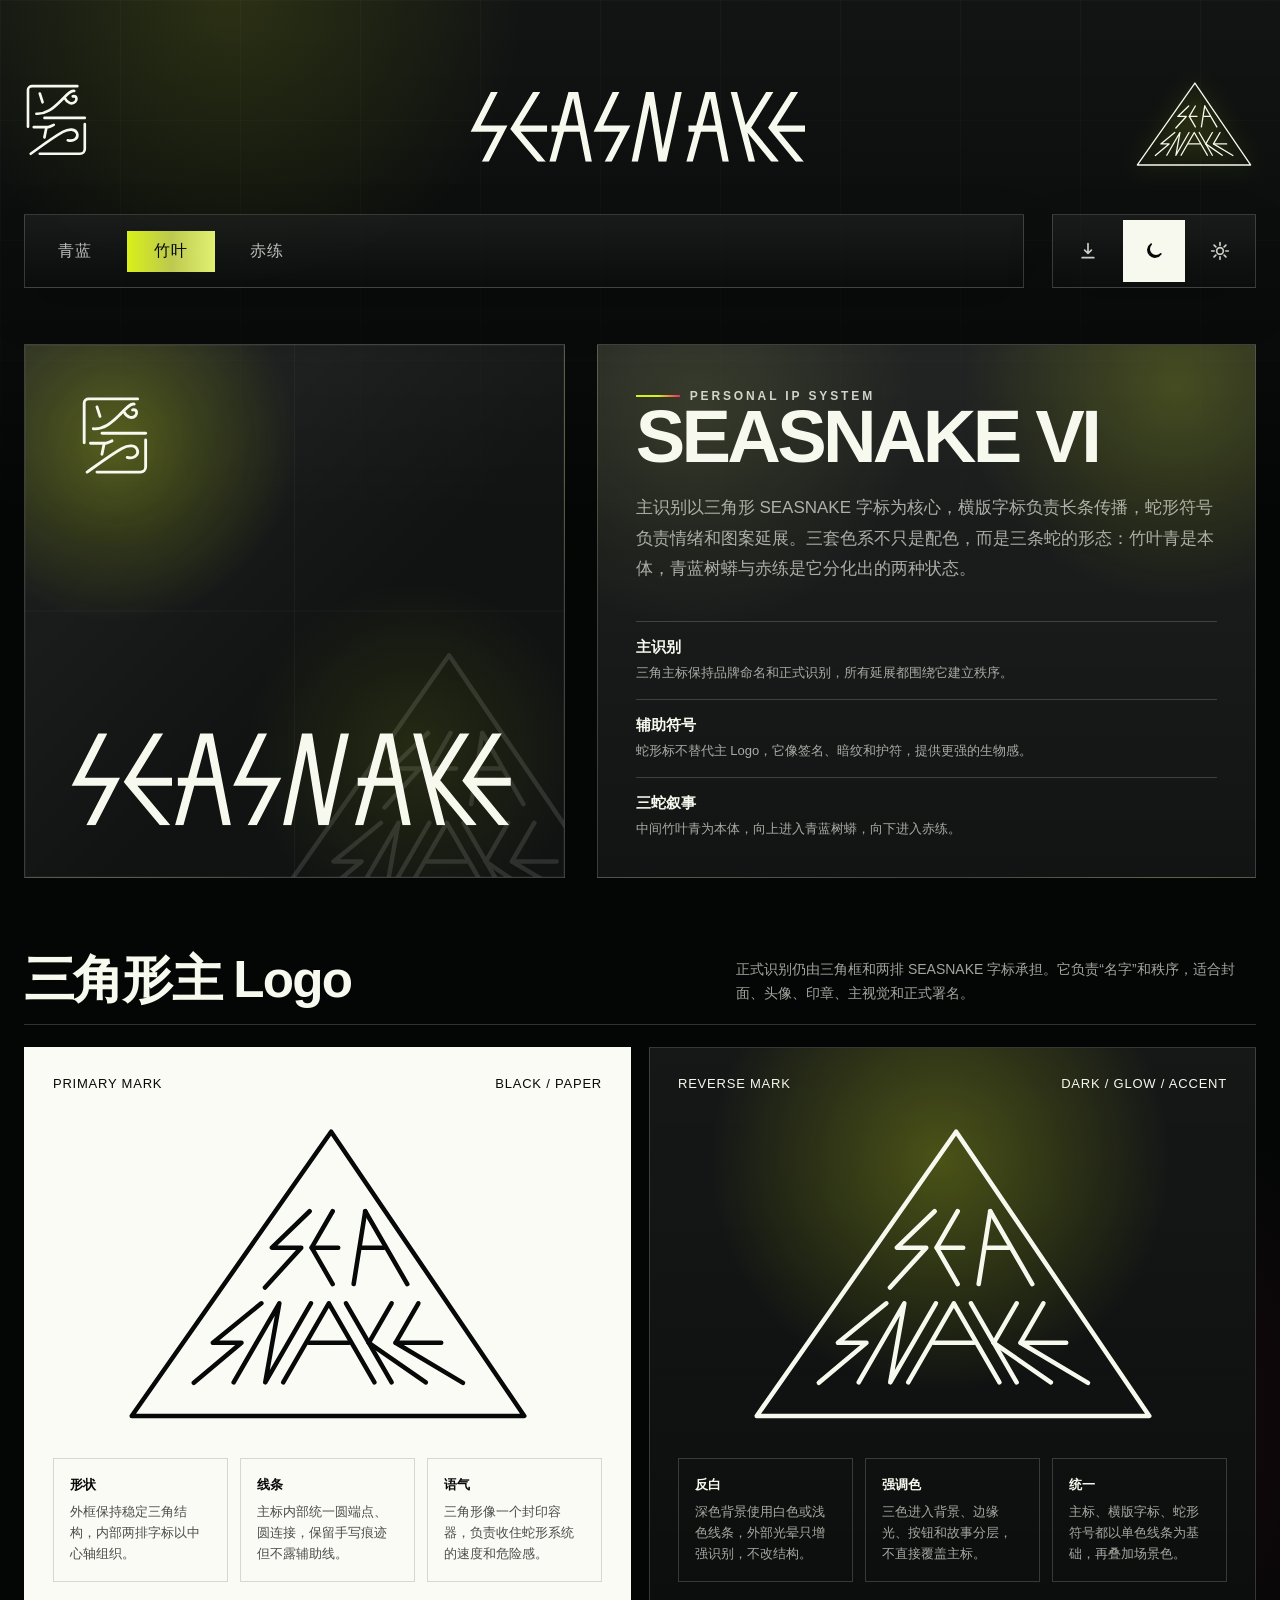
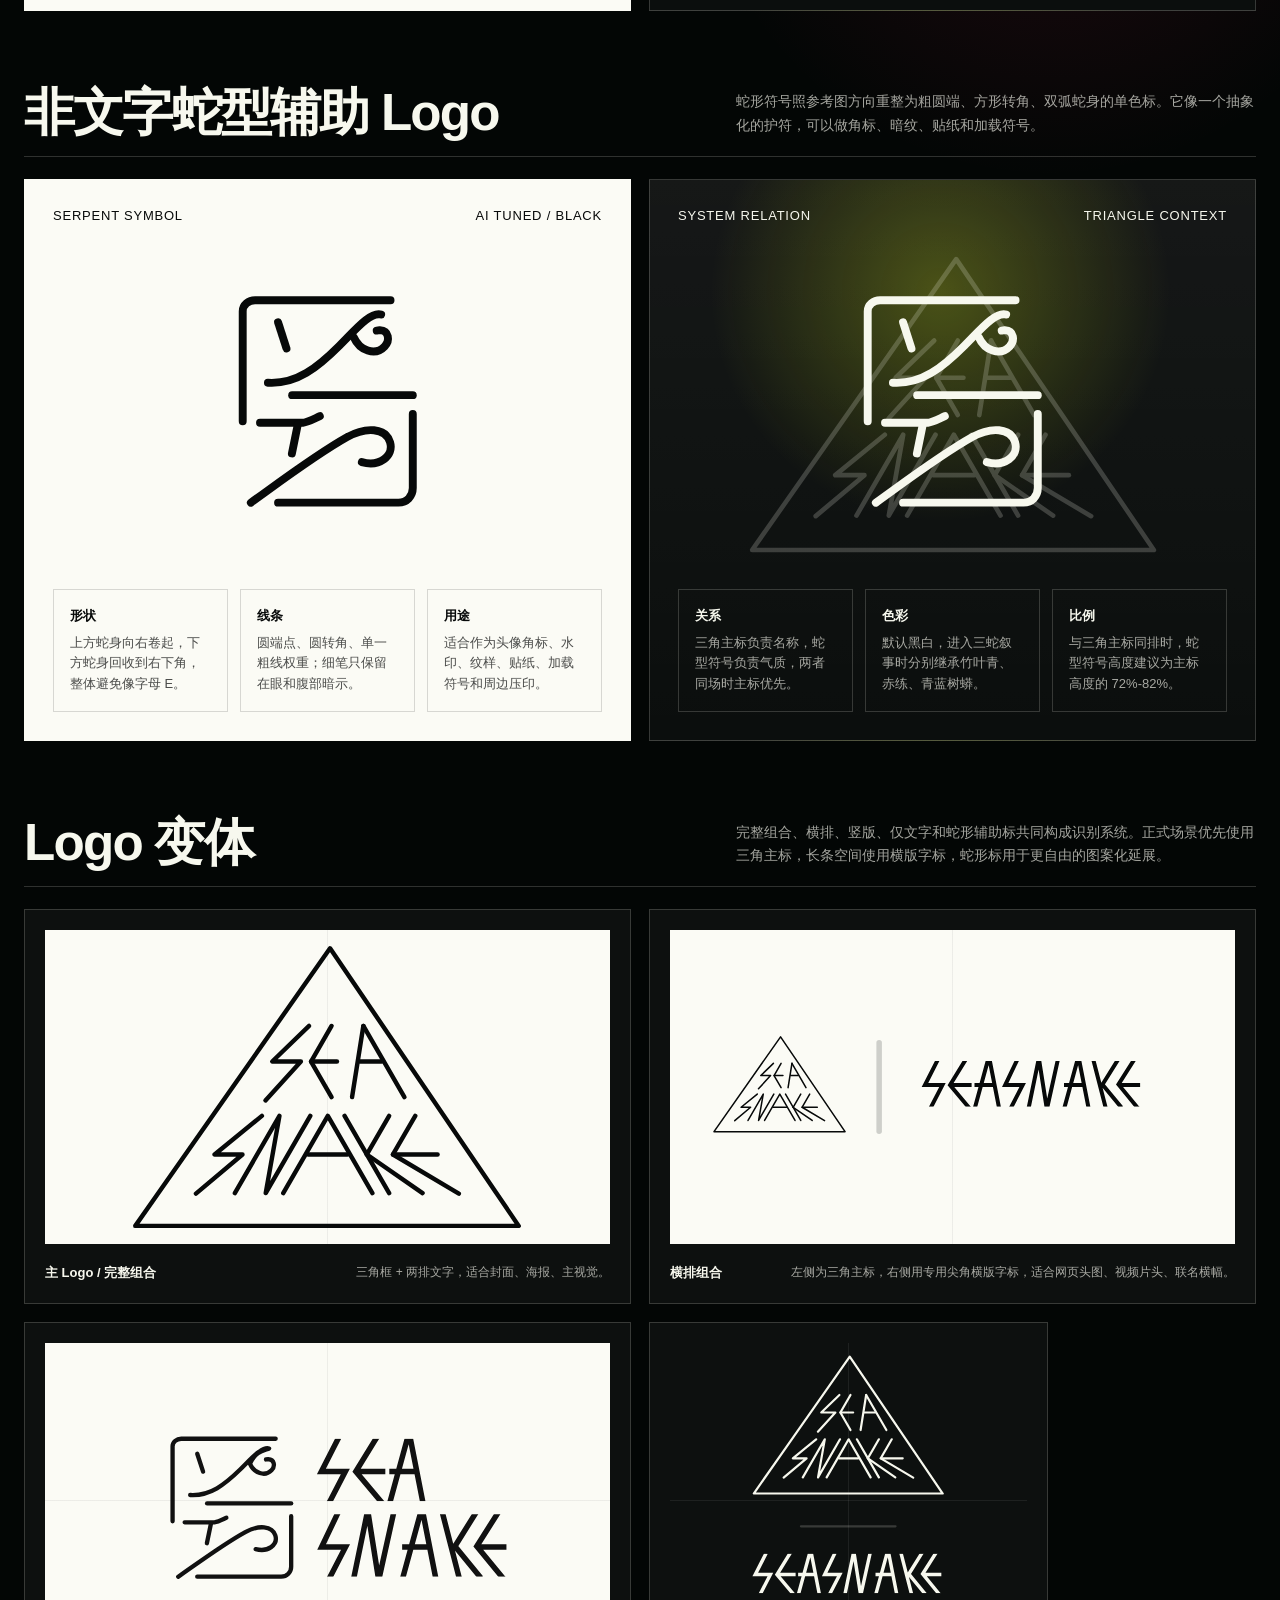
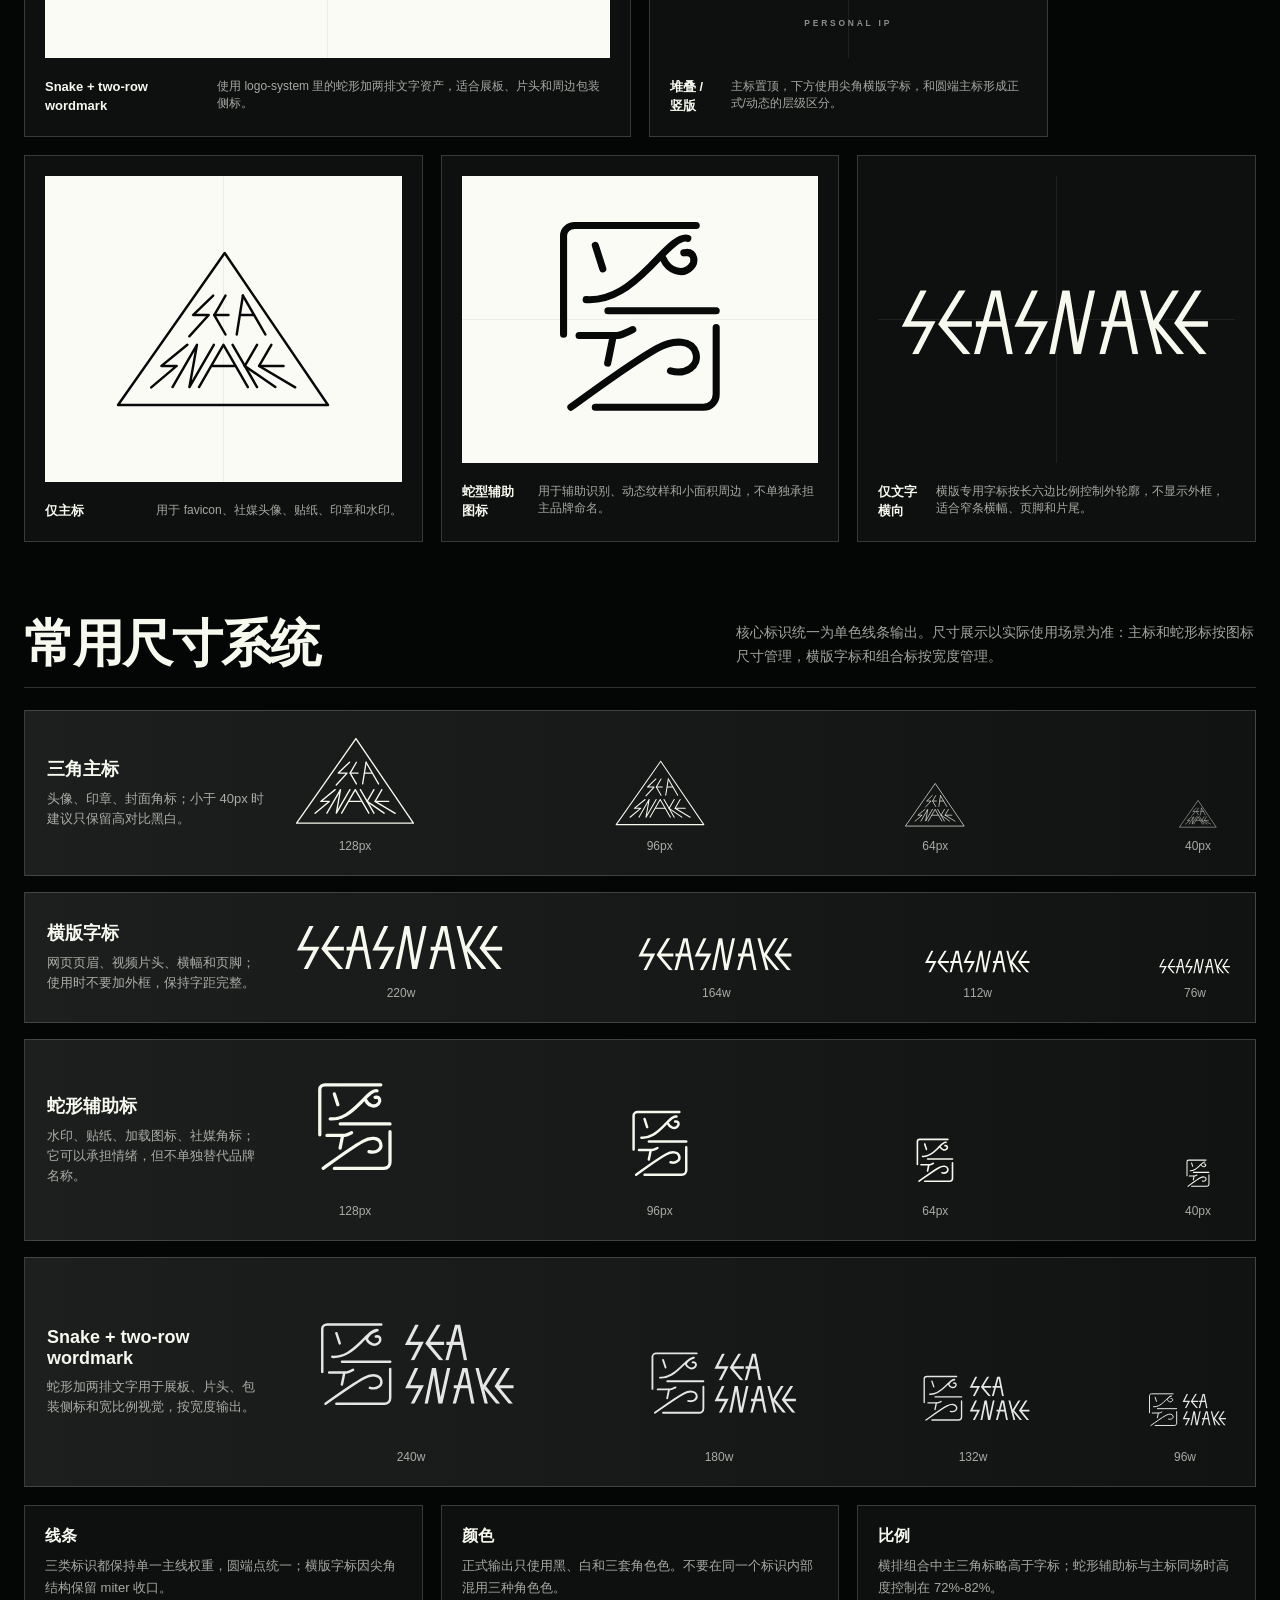
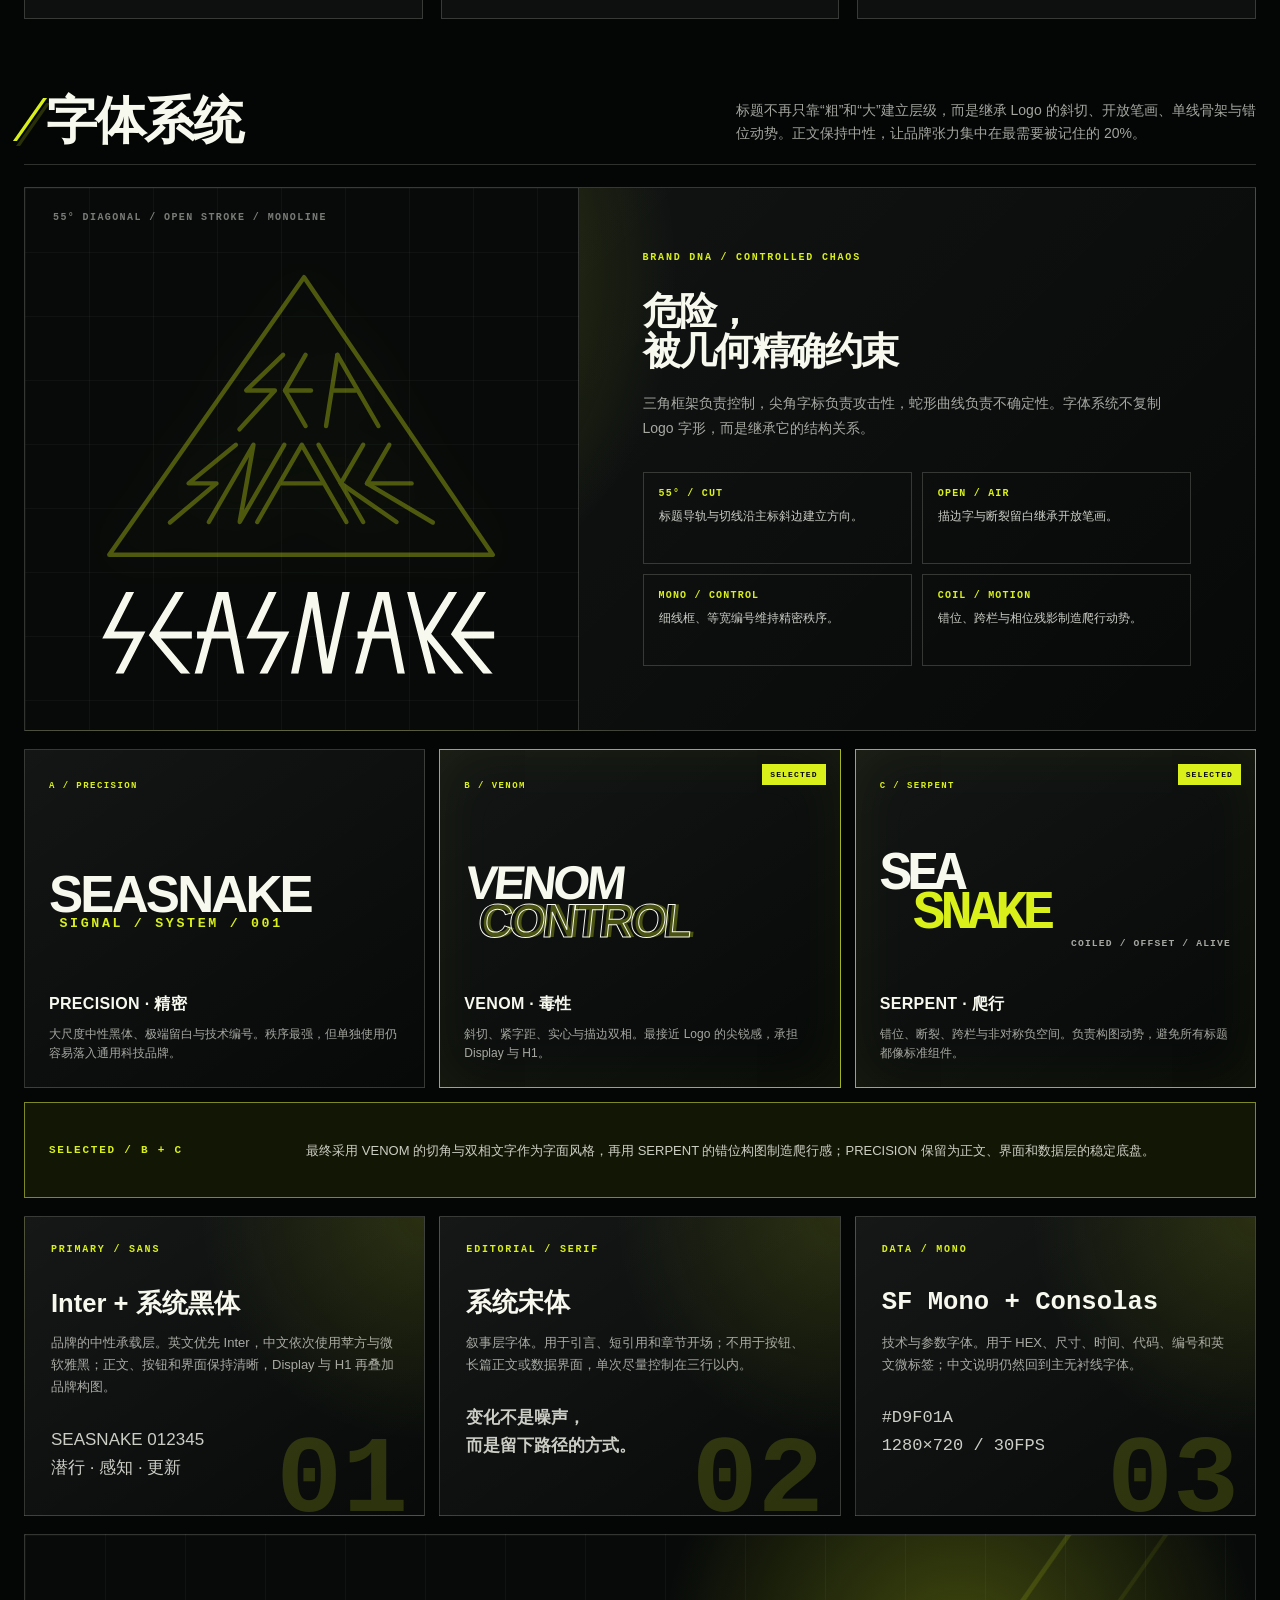
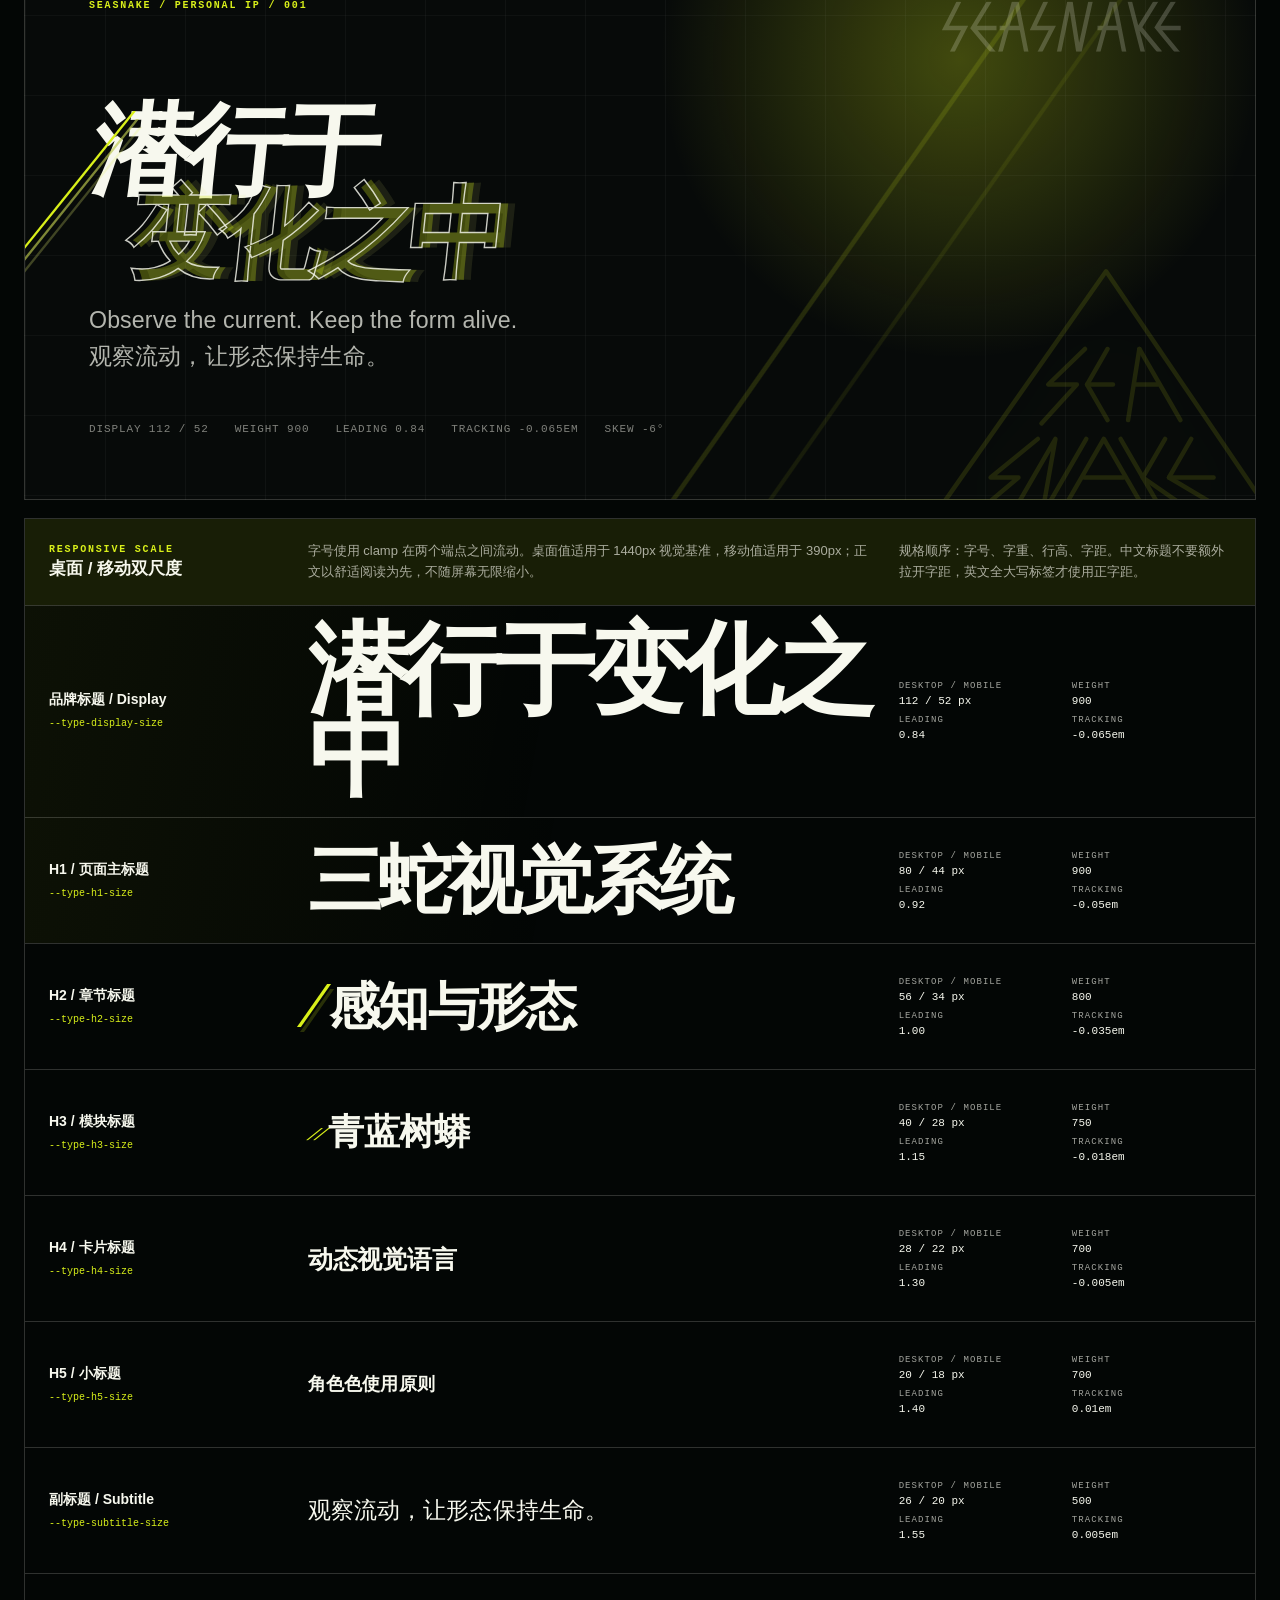
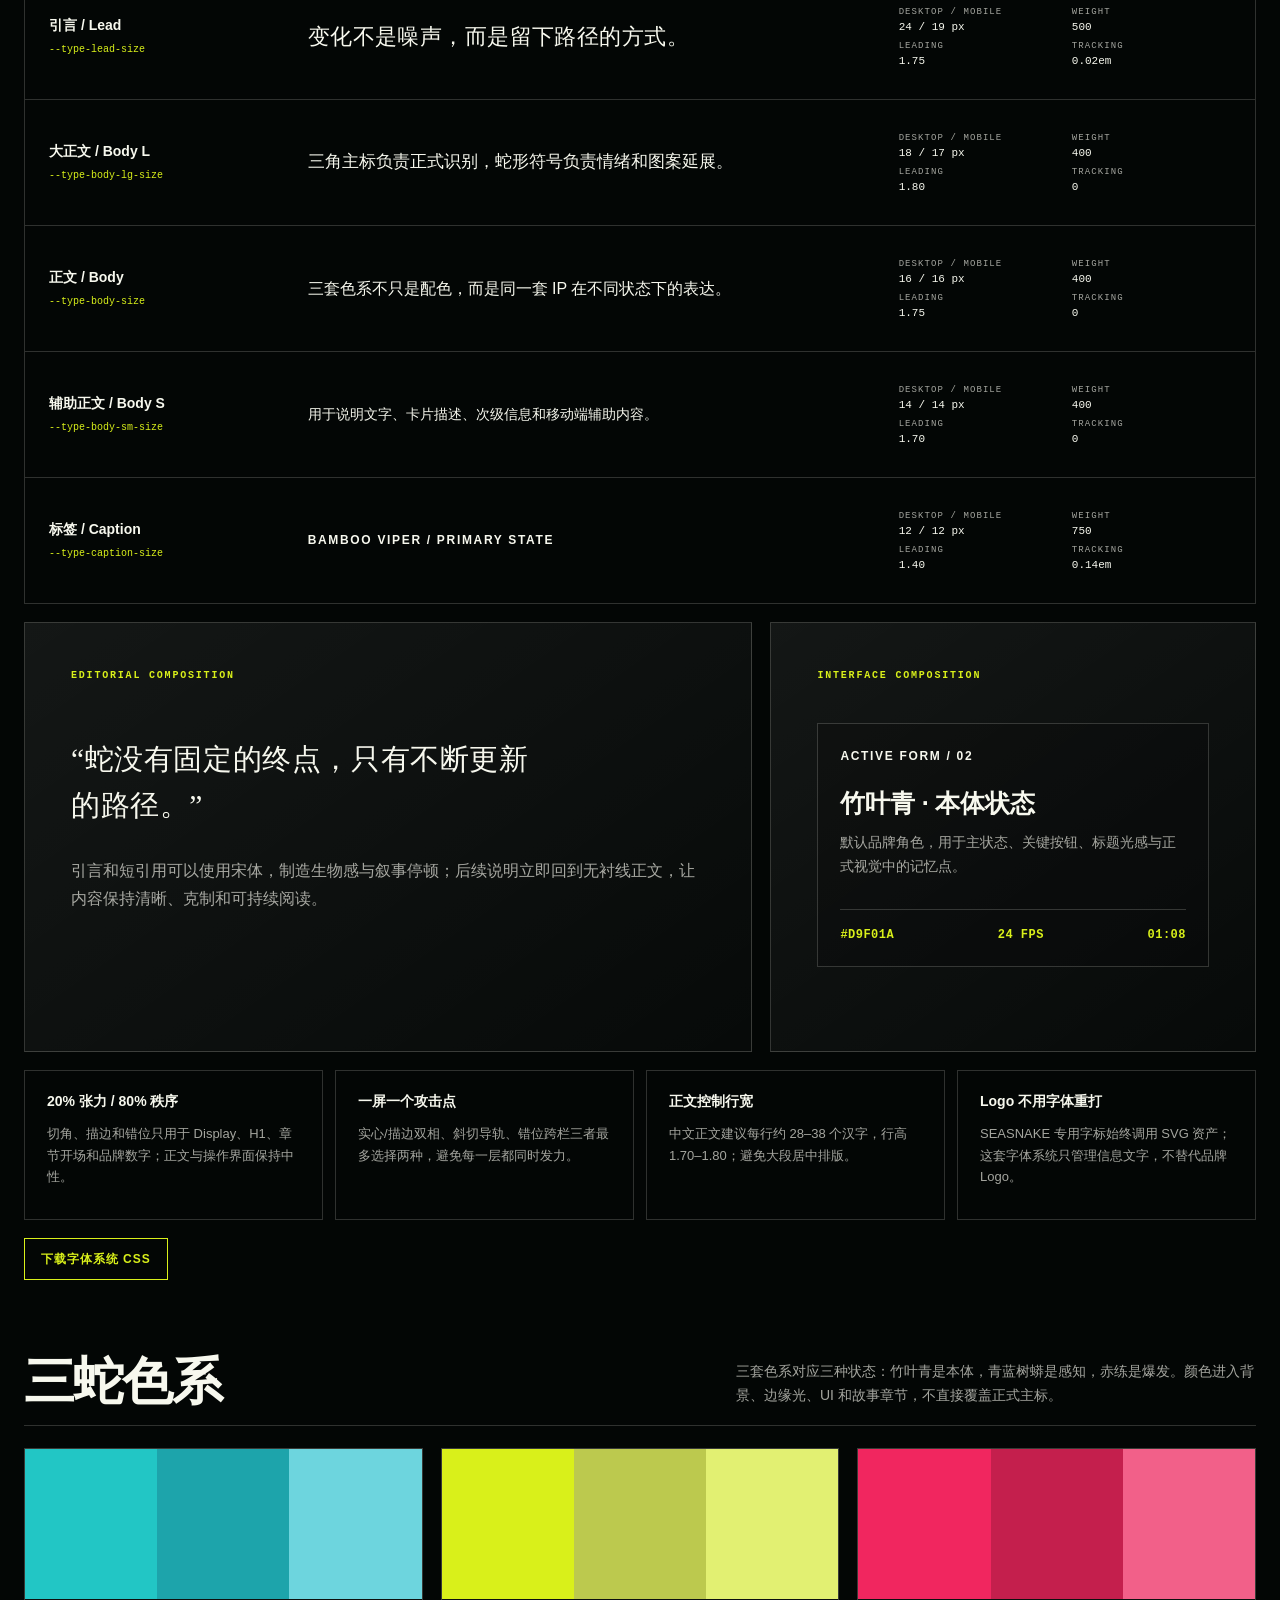
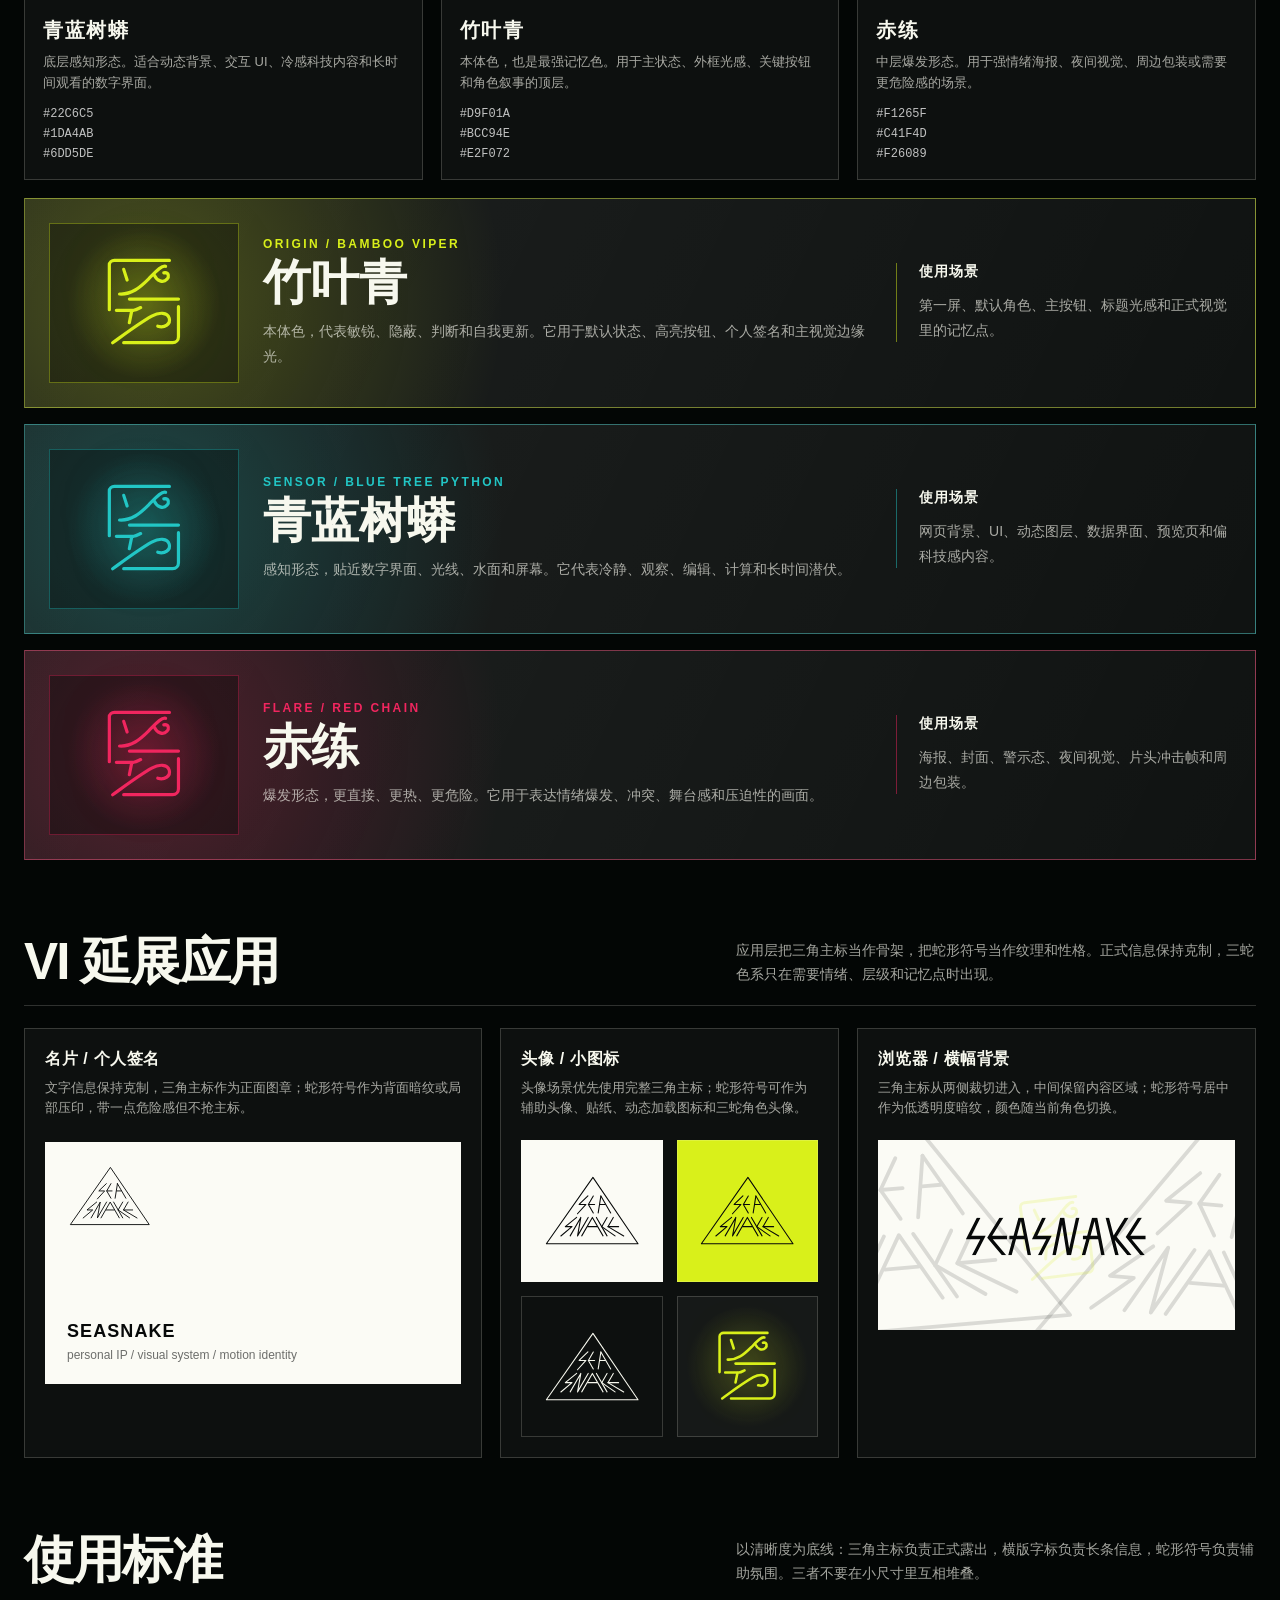
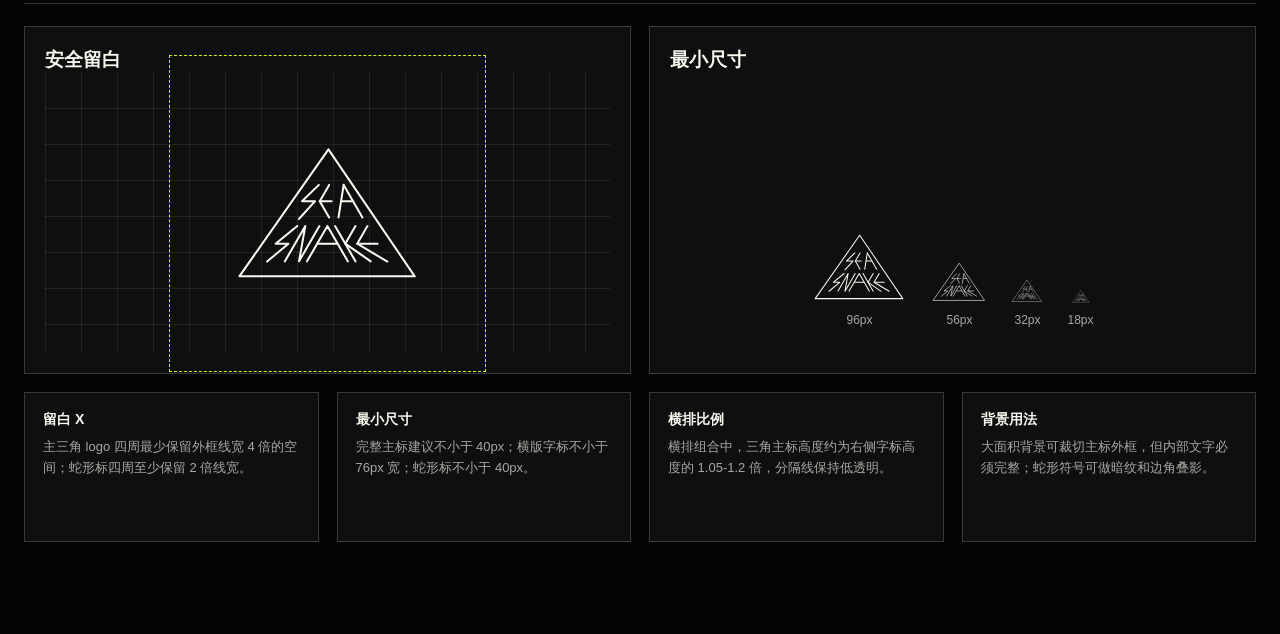
<file: docs/seasnake-ouroboros-concepts.html>
<!doctype html>
<html lang="zh-CN">
  <head>
    <meta charset="utf-8" />
    <meta name="viewport" content="width=device-width, initial-scale=1" />
    <title>SEASNAKE VI System</title>
    <link rel="stylesheet" href="assets/seasnake-type-system.css" />
    <style>
      :root {
        color-scheme: dark;
        --ink: #070909;
        --black: #030605;
        --panel: #0b1110;
        --panel-soft: #111918;
        --paper: #fbfbf5;
        --paper-soft: #eff1e7;
        --text: #f7f8ee;
        --muted: rgba(247, 248, 238, .66);
        --muted-strong: rgba(247, 248, 238, .82);
        --line: rgba(247, 248, 238, .18);
        --line-dark: rgba(7, 9, 9, .15);
        --cyan-a: #22c6c5;
        --cyan-b: #1da4ab;
        --cyan-c: #6dd5de;
        --cyan-glow: rgba(34, 198, 197, .28);
        --bamboo-a: #d9f01a;
        --bamboo-b: #bcc94e;
        --bamboo-c: #e2f072;
        --bamboo-glow: rgba(217, 240, 26, .28);
        --red-a: #f1265f;
        --red-b: #c41f4d;
        --red-c: #f26089;
        --red-glow: rgba(241, 38, 95, .28);
        --accent-a: #d9f01a;
        --accent-b: #bcc94e;
        --accent-c: #e2f072;
        --accent-a-rgb: 217, 240, 26;
        --accent-b-rgb: 188, 201, 78;
        --accent-c-rgb: 226, 240, 114;
        --accent-glow: rgba(217, 240, 26, .28);
        --acid-a: #d9f01a;
        --acid-b: #bcc94e;
        --acid-c: #e2f072;
        --rose-a: #f1265f;
        --rose-b: #c41f4d;
        --rose-c: #f26089;
        --serpent-fill: #fbfbf5;
      }

      * {
        box-sizing: border-box;
      }

      html {
        scroll-behavior: smooth;
      }

      body {
        margin: 0;
        overflow-x: hidden;
        color: var(--text);
        background:
          radial-gradient(circle at 18% 0%, rgba(217, 240, 26, .13), transparent 23vw),
          radial-gradient(circle at 82% 12%, rgba(241, 38, 95, .12), transparent 28vw),
          radial-gradient(circle at 50% -8%, rgba(34, 198, 197, .2), transparent 38vw),
          linear-gradient(180deg, rgba(255, 255, 255, .06), transparent 520px),
          var(--black);
        font-family: var(--font-sans);
      }

      body[data-mode="light"] {
        color-scheme: light;
        --ink: #070909;
        --black: #f5f5ed;
        --panel: #fbfbf5;
        --panel-soft: #eceee5;
        --paper: #fbfbf5;
        --paper-soft: #eef0e8;
        --text: #080b0a;
        --muted: rgba(7, 9, 9, .72);
        --muted-strong: rgba(7, 9, 9, .86);
        --line: rgba(7, 9, 9, .22);
        --line-dark: rgba(7, 9, 9, .18);
        background:
          radial-gradient(circle at 18% 0%, color-mix(in srgb, var(--accent-a) 12%, transparent), transparent 24vw),
          radial-gradient(circle at 82% 12%, color-mix(in srgb, var(--accent-c) 9%, transparent), transparent 30vw),
          linear-gradient(180deg, rgba(255, 255, 255, .72), transparent 560px),
          var(--black);
      }

      body::before {
        content: "";
        position: fixed;
        inset: 0;
        z-index: -1;
        pointer-events: none;
        background:
          linear-gradient(90deg, rgba(255, 255, 255, .035) 1px, transparent 1px),
          linear-gradient(180deg, rgba(255, 255, 255, .03) 1px, transparent 1px);
        background-size: 120px 120px;
        mask-image: linear-gradient(180deg, rgba(0, 0, 0, .8), transparent 70%);
      }

      svg {
        display: block;
      }

      button {
        font: inherit;
      }

      .asset-defs {
        position: absolute;
        width: 0;
        height: 0;
        overflow: hidden;
      }

      .page {
        width: min(1440px, calc(100% - 48px));
        margin: 0 auto;
        padding: 38px 0 92px;
      }

      .nav {
        display: grid;
        grid-template-columns: minmax(0, 1fr) auto;
        align-items: start;
        gap: 22px 28px;
        min-width: 0;
        margin-bottom: 34px;
        position: relative;
        z-index: 10;
        padding: 14px 0 18px;
      }

      .brand-mini {
        display: flex;
        align-items: center;
        justify-self: start;
        gap: 22px;
        min-width: 0;
        min-height: 118px;
        transform: translateX(clamp(-10px, -1vw, -3px));
      }

      .mini-mark {
        width: 44px;
        height: 44px;
        color: var(--accent-a);
      }

      .mini-serpent {
        width: 64px;
        height: 64px;
        color: var(--text);
        overflow: hidden;
      }

      .brand-copy {
        min-width: 0;
        display: flex;
        align-items: center;
      }

      .brand-wordmark {
        width: 238px;
        height: 64px;
        color: var(--text);
      }

      .nav-controls {
        grid-column: 1 / -1;
        display: grid;
        grid-template-columns: minmax(0, 1fr);
        align-items: start;
        justify-content: stretch;
        gap: 12px;
        min-width: 0;
        width: 100%;
      }

      .theme-switcher {
        display: flex;
        flex: none;
        width: 100%;
        height: auto;
        min-height: 58px;
        align-self: start;
        gap: 8px;
        align-items: center;
        padding: 6px;
        border: 1px solid var(--line);
        background:
          linear-gradient(180deg, rgba(255, 255, 255, .08), rgba(255, 255, 255, .025)),
          rgba(3, 6, 5, .72);
        box-shadow: 0 18px 50px rgba(0, 0, 0, .18);
      }

      .mode-switcher {
        display: flex;
        align-items: center;
        align-self: start;
        justify-self: end;
        gap: 4px;
        padding: 4px;
        border: 1px solid var(--line);
        background:
          linear-gradient(180deg, rgba(255, 255, 255, .07), rgba(255, 255, 255, .02)),
          rgba(3, 6, 5, .45);
        box-shadow: 0 18px 50px rgba(0, 0, 0, .14);
      }

      .theme-button,
      .mode-button {
        min-width: 88px;
        border: 0;
        color: rgba(255, 255, 255, .72);
        background: transparent;
        padding: 10px 14px;
        cursor: pointer;
        letter-spacing: .08em;
        text-decoration: none;
        text-align: center;
      }

      .theme-button[aria-pressed="true"] {
        color: var(--black);
        background:
          linear-gradient(90deg, var(--accent-a), var(--accent-b), var(--accent-c));
      }

      .mode-button {
        min-width: 46px;
        width: 46px;
        height: 46px;
        display: grid;
        place-items: center;
        padding: 0;
        color: var(--muted-strong);
      }

      .mode-button svg {
        width: 20px;
        height: 20px;
        fill: none;
        stroke: currentColor;
        stroke-width: 2;
        stroke-linecap: round;
        stroke-linejoin: round;
      }

      .export-tool-button {
        text-decoration: none;
      }

      .mode-button[aria-pressed="true"] {
        color: var(--black);
        background: var(--text);
      }

      .motion-logo-link {
        position: relative;
        isolation: isolate;
        grid-column: 2;
        grid-row: 1;
        justify-self: end;
        width: 86px;
        height: 68px;
        display: grid;
        place-items: center;
        border: 0;
        color: var(--text);
        background: transparent;
        text-decoration: none;
        transition: color .25s ease, transform .25s ease;
      }

      .motion-logo-link::before {
        content: "";
        position: absolute;
        inset: 4px 7px;
        z-index: 0;
        pointer-events: none;
        clip-path: polygon(50% 4%, 98% 94%, 2% 94%);
        background:
          radial-gradient(circle at 50% 48%, color-mix(in srgb, var(--accent-a) 22%, transparent), transparent 62%);
        opacity: .24;
        transition: opacity .25s ease, transform .25s ease;
      }

      .motion-logo-link:hover {
        color: color-mix(in srgb, var(--text) 72%, var(--accent-a));
        transform: translateY(-1px);
      }

      .motion-logo-link:hover::before {
        opacity: .34;
        transform: scale(1.02);
      }

      .motion-logo {
        position: relative;
        z-index: 1;
        width: 86px;
        height: 64px;
        filter: drop-shadow(0 0 12px color-mix(in srgb, var(--accent-a) 45%, transparent));
      }

      body[data-mode="light"] .theme-switcher {
        border-color: rgba(7, 9, 9, .18);
        background:
          linear-gradient(180deg, rgba(255, 255, 255, .92), rgba(247, 248, 238, .74)),
          color-mix(in srgb, var(--accent-a) 6%, var(--paper));
        box-shadow: 0 14px 38px rgba(7, 9, 9, .07);
      }

      body[data-mode="light"] .theme-button,
      body[data-mode="light"] .mode-button {
        color: rgba(7, 9, 9, .58);
      }

      body[data-mode="light"] .theme-button[aria-pressed="true"] {
        color: #070909;
        text-shadow: none;
      }

      body[data-mode="light"] .mode-switcher {
        border-color: rgba(7, 9, 9, .18);
        background:
          linear-gradient(180deg, rgba(255, 255, 255, .92), rgba(247, 248, 238, .74)),
          color-mix(in srgb, var(--accent-a) 6%, var(--paper));
        box-shadow: 0 14px 38px rgba(7, 9, 9, .07);
      }

      body[data-mode="light"] .mode-button[aria-pressed="true"] {
        color: #070909;
        background:
          linear-gradient(90deg, var(--accent-a), var(--accent-b), var(--accent-c));
      }

      body[data-mode="light"] .motion-logo-link {
        color: var(--ink);
      }

      body[data-mode="light"] .motion-logo-link::before {
        background:
          radial-gradient(circle at 50% 48%, color-mix(in srgb, var(--accent-a) 16%, transparent), transparent 62%);
        opacity: .28;
      }

      body[data-mode="light"] .hero-symbol-panel,
      body[data-mode="light"] .side-copy {
        color: var(--ink);
        border-color: rgba(7, 9, 9, .22);
        background:
          radial-gradient(circle at 18% 20%, color-mix(in srgb, var(--accent-a) 16%, transparent), transparent 32%),
          radial-gradient(circle at 82% 78%, color-mix(in srgb, var(--accent-b) 10%, transparent), transparent 34%),
          linear-gradient(135deg, rgba(255, 255, 255, .72), rgba(239, 241, 231, .88)),
          var(--paper);
        box-shadow: inset 0 0 0 1px rgba(7, 9, 9, .035);
      }

      body[data-mode="light"] .hero-symbol-panel::after {
        border-color: rgba(7, 9, 9, .07);
        background:
          linear-gradient(90deg, transparent 0 49.8%, rgba(7, 9, 9, .055) 50%, transparent 50.2%),
          linear-gradient(180deg, transparent 0 49.8%, rgba(7, 9, 9, .05) 50%, transparent 50.2%);
        opacity: .62;
      }

      body[data-mode="light"] .hero-snake-corner,
      body[data-mode="light"] .hero-panel-wordmark {
        color: #070909;
        filter: drop-shadow(0 14px 34px color-mix(in srgb, var(--accent-a) 24%, transparent));
      }

      body[data-mode="light"] .hero-intro-triangle {
        color: #070909;
        opacity: .12;
      }

      body[data-mode="light"] .side-copy .lead,
      body[data-mode="light"] .note span {
        color: rgba(7, 9, 9, .72);
      }

      body[data-mode="light"] .note {
        border-top-color: rgba(7, 9, 9, .14);
      }

      body[data-mode="light"] .nav .mini-serpent,
      body[data-mode="light"] .nav .brand-wordmark,
      body[data-mode="light"] .motion-logo,
      body[data-mode="light"] .hero-snake-corner,
      body[data-mode="light"] .hero-panel-wordmark {
        color: #070909;
      }

      body[data-mode="light"] .motion-logo,
      body[data-mode="light"] .hero-snake-corner,
      body[data-mode="light"] .hero-panel-wordmark {
        filter: none;
      }

      body[data-mode="light"] .theme-switcher,
      body[data-mode="light"] .mode-switcher {
        background:
          linear-gradient(180deg, rgba(255, 255, 255, .96), rgba(247, 248, 238, .86)),
          #fbfbf5;
      }

      body[data-mode="light"] .theme-button[aria-pressed="true"],
      body[data-mode="light"] .mode-button[aria-pressed="true"] {
        color: #070909;
        background: linear-gradient(90deg, var(--accent-a), var(--accent-b), var(--accent-c));
      }

      @media (hover: none), (pointer: coarse), (max-width: 720px) {
        body[data-mode="light"] .nav .mini-serpent,
        body[data-mode="light"] .nav .brand-wordmark,
        body[data-mode="light"] .motion-logo,
        body[data-mode="light"] .hero-snake-corner,
        body[data-mode="light"] .hero-panel-wordmark,
        body[data-mode="light"] .side-copy,
        body[data-mode="light"] .side-copy .lead,
        body[data-mode="light"] .note span {
          color: #070909;
          text-shadow: none;
        }

        body[data-mode="light"] .motion-logo-link::before {
          background: rgba(var(--accent-a-rgb), .16);
          opacity: .16;
        }

        body[data-mode="light"] .hero-symbol-panel,
        body[data-mode="light"] .side-copy {
          background:
            radial-gradient(circle at 16% 8%, rgba(var(--accent-a-rgb), .2), transparent 36%),
            radial-gradient(circle at 92% 100%, rgba(var(--accent-c-rgb), .16), transparent 38%),
            linear-gradient(135deg, rgba(255, 255, 255, .9), rgba(239, 241, 231, .9)),
            #fbfbf5;
        }

        body[data-mode="light"] .side-copy {
          border-color: rgba(var(--accent-a-rgb), .32);
          box-shadow:
            inset 0 0 0 1px rgba(7, 9, 9, .035),
            inset 0 0 80px rgba(var(--accent-a-rgb), .1);
        }
      }

      .eyebrow {
        display: inline-flex;
        align-items: center;
        gap: 10px;
        color: var(--muted-strong);
        font-size: 12px;
        font-weight: 800;
        letter-spacing: .24em;
        text-transform: uppercase;
      }

      .eyebrow::before {
        content: "";
        width: 44px;
        height: 2px;
        background: linear-gradient(90deg, var(--acid-a), var(--accent-a), var(--rose-a));
      }

      .hero {
        display: grid;
        grid-template-columns: minmax(360px, .82fr) minmax(0, 1fr);
        gap: 32px;
        align-items: stretch;
        min-height: 520px;
      }

      .hero-symbol-panel {
        position: relative;
        min-height: 520px;
        overflow: hidden;
        border: 1px solid var(--line);
        background:
          radial-gradient(circle at 17% 18%, var(--accent-glow), transparent 29%),
          radial-gradient(circle at 72% 76%, rgba(217, 240, 26, .1), transparent 30%),
          linear-gradient(135deg, rgba(255, 255, 255, .09), rgba(255, 255, 255, .018) 58%),
          rgba(255, 255, 255, .035);
      }

      .hero-symbol-panel::after {
        content: "";
        position: absolute;
        inset: 0;
        pointer-events: none;
        border: 1px solid rgba(255, 255, 255, .055);
        background:
          linear-gradient(90deg, transparent 0 49.8%, rgba(255, 255, 255, .055) 50%, transparent 50.2%),
          linear-gradient(180deg, transparent 0 49.8%, rgba(255, 255, 255, .045) 50%, transparent 50.2%);
        opacity: .74;
      }

      .hero-snake-corner {
        position: absolute;
        left: 34px;
        top: 34px;
        width: 126px;
        color: var(--text);
        filter: drop-shadow(0 18px 36px var(--accent-glow));
      }

      .hero-intro-triangle {
        position: absolute;
        right: -92px;
        bottom: -74px;
        width: min(500px, 90%);
        color: var(--text);
        opacity: .12;
      }

      .hero-panel-wordmark {
        position: absolute;
        left: 34px;
        top: auto;
        bottom: 36px;
        width: min(620px, calc(100% - 68px));
        height: auto;
        overflow: hidden;
        color: var(--text);
      }

      .manual-arrival {
        position: fixed;
        inset: 0;
        z-index: 20;
        display: grid;
        place-items: center;
        color: var(--text);
        background:
          radial-gradient(circle at 50% 46%, var(--accent-glow), transparent 35%),
          rgba(5, 6, 6, 0.92);
        opacity: 0;
        pointer-events: none;
      }

      .manual-arrival::before {
        content: "";
        position: absolute;
        inset: 0;
        background:
          linear-gradient(90deg, transparent 0 22%, color-mix(in srgb, var(--accent-c) 18%, transparent) 50%, transparent 78%),
          linear-gradient(180deg, transparent 0 42%, rgba(251, 251, 245, .08) 50%, transparent 58%);
        opacity: 0;
        transform: translateX(-16%);
      }

      .manual-arrival svg {
        position: relative;
        z-index: 1;
        color: currentColor;
        filter:
          drop-shadow(0 0 24px var(--accent-glow))
          drop-shadow(0 24px 64px rgba(0, 0, 0, .48));
      }

      .manual-arrival-lockup {
        position: relative;
        width: min(520px, 76vw);
        min-height: min(430px, 62vw);
        display: grid;
        place-items: center;
      }

      .manual-arrival .logo-triangle {
        width: min(460px, 70vw);
      }

      .manual-arrival .frame-line,
      .manual-arrival .mark-line {
        stroke-dasharray: 1;
        stroke-dashoffset: 1;
      }

      .manual-arrival-label {
        position: relative;
        z-index: 1;
        margin-top: 14px;
        color: rgba(247, 248, 238, .66);
        font-size: 12px;
        font-weight: 700;
        letter-spacing: .22em;
        text-align: center;
        opacity: 0;
      }

      @media (max-width: 720px) {
        .manual-arrival-label {
          margin-top: clamp(22px, 5vw, 34px);
          font-size: 11px;
          letter-spacing: .2em;
        }
      }

      body.is-manual-arriving {
        overflow: hidden;
      }

      body.is-manual-arriving .page {
        animation: manualPageArrive 1120ms cubic-bezier(.18, .82, .2, 1) both;
      }

      body.is-manual-arriving .manual-arrival {
        pointer-events: auto;
        animation: manualArrivalOverlay 2440ms cubic-bezier(.18, .82, .2, 1) both;
      }

      body.is-manual-arriving .manual-arrival::before {
        animation: manualArrivalBeam 860ms cubic-bezier(.18, .82, .2, 1) 80ms both;
      }

      body.is-manual-arriving .manual-arrival .frame-line,
      body.is-manual-arriving .manual-arrival .mark-line {
        animation: manualArrivalDraw 860ms cubic-bezier(.18, .82, .2, 1) var(--arrival-delay, 0ms) both;
      }

      body.is-manual-arriving .manual-arrival-label {
        animation: manualArrivalLabel 560ms ease 430ms both;
      }

      .side-copy {
        display: flex;
        flex-direction: column;
        justify-content: space-between;
        padding: 38px;
        border: 1px solid var(--line);
        background:
          radial-gradient(circle at 88% 8%, color-mix(in srgb, var(--accent-a) 20%, transparent), transparent 28%),
          radial-gradient(circle at 15% 12%, color-mix(in srgb, var(--accent-c) 12%, transparent), transparent 30%),
          linear-gradient(180deg, rgba(255, 255, 255, .08), rgba(255, 255, 255, .025)),
          rgba(255, 255, 255, .035);
      }

      h1,
      h2,
      h3,
      p {
        margin: 0;
      }

      h1 {
        max-width: 9em;
        font-size: var(--type-h1-size);
        font-weight: 900;
        line-height: var(--type-h1-leading);
        letter-spacing: -.05em;
      }

      .lead {
        margin-top: 22px;
        color: var(--muted);
        font-size: var(--type-body-lg-size);
        line-height: 1.8;
      }

      .hero-notes {
        display: grid;
        gap: 16px;
        margin-top: 36px;
      }

      .note {
        padding-top: 16px;
        border-top: 1px solid var(--line);
      }

      .note strong {
        display: block;
        font-size: 15px;
      }

      .note span {
        display: block;
        margin-top: 6px;
        color: var(--muted);
        font-size: 13px;
        line-height: 1.55;
      }

      .section {
        margin-top: 76px;
      }

      .section-head {
        display: flex;
        justify-content: space-between;
        align-items: end;
        gap: 28px;
        margin-bottom: 22px;
        padding-bottom: 18px;
        border-bottom: 1px solid var(--line);
      }

      .section-head h2 {
        font-size: var(--type-h2-size);
        font-weight: 800;
        line-height: var(--type-h2-leading);
        letter-spacing: -.035em;
      }

      .section-head p {
        max-width: 520px;
        color: var(--muted);
        font-size: 14px;
        line-height: 1.7;
      }

      .mark-system {
        display: grid;
        grid-template-columns: 1fr 1fr;
        gap: 18px;
      }

      .specimen {
        min-height: 420px;
        border: 1px solid var(--line);
        background: var(--paper);
        color: var(--ink);
        padding: 28px;
        position: relative;
        overflow: hidden;
      }

      .specimen.dark {
        background:
          radial-gradient(circle at 48% 20%, var(--accent-glow), transparent 42%),
          linear-gradient(180deg, rgba(255, 255, 255, .06), rgba(255, 255, 255, .015)),
          #070a09;
        color: var(--text);
      }

      .specimen-title {
        display: flex;
        justify-content: space-between;
        gap: 16px;
        margin-bottom: 22px;
        color: currentColor;
        font-size: 13px;
        letter-spacing: .06em;
        text-transform: uppercase;
      }

      .specimen .symbol {
        width: min(430px, 92%);
        margin: 16px auto 0;
      }

      .symbol {
        color: currentColor;
      }

      .symbol .snake-outer,
      .symbol .head,
      .symbol .eye,
      .symbol .mouth,
      .symbol .tongue {
        color: currentColor;
      }

      .symbol .snake-inner {
        stroke: var(--serpent-fill);
      }

      .symbol .scale {
        fill: var(--accent-a);
      }

      .scale {
        fill: var(--accent-a);
      }

      .iris {
        fill: var(--accent-a);
      }

      .pupil {
        fill: currentColor;
      }

      .specimen.dark .snake-inner {
        stroke: #080a0a;
      }

      .specimen.dark .scale {
        fill: var(--accent-c);
      }

      .icon-rules {
        display: grid;
        grid-template-columns: repeat(3, 1fr);
        gap: 12px;
        margin-top: 24px;
      }

      .rule {
        min-height: 96px;
        padding: 16px;
        border: 1px solid var(--line-dark);
        color: rgba(7, 9, 9, .72);
        font-size: 13px;
        line-height: 1.6;
      }

      .rule b {
        display: block;
        margin-bottom: 6px;
        color: var(--ink);
      }

      .specimen.dark .rule {
        border-color: var(--line);
        color: var(--muted);
      }

      .specimen.dark .rule b {
        color: var(--text);
      }

      body[data-mode="light"] .specimen.dark {
        color: #f7f8ee;
        border-color: rgba(7, 9, 9, .16);
        background:
          radial-gradient(circle at 48% 22%, color-mix(in srgb, var(--accent-a) 26%, transparent), transparent 44%),
          linear-gradient(180deg, rgba(255, 255, 255, .08), rgba(255, 255, 255, .018)),
          #102230;
        box-shadow: inset 0 0 0 1px rgba(247, 248, 238, .035);
      }

      body[data-mode="light"] .specimen.dark .specimen-title {
        color: rgba(247, 248, 238, .78);
      }

      body[data-mode="light"] .specimen.dark .rule {
        border-color: rgba(247, 248, 238, .16);
        background: rgba(247, 248, 238, .035);
        color: rgba(247, 248, 238, .68);
      }

      body[data-mode="light"] .specimen.dark .rule b {
        color: rgba(247, 248, 238, .9);
      }

      body[data-mode="light"] .specimen.dark .snake-inner {
        stroke: #102230;
      }

      .lockup-grid {
        display: grid;
        grid-template-columns: repeat(6, 1fr);
        gap: 18px;
      }

      .lockup {
        min-height: 280px;
        display: flex;
        flex-direction: column;
        justify-content: space-between;
        gap: 20px;
        padding: 20px;
        border: 1px solid var(--line);
        background: rgba(255, 255, 255, .045);
      }

      .lockup.large {
        grid-column: span 3;
      }

      .lockup.medium {
        grid-column: span 2;
      }

      .lockup.small {
        grid-column: span 1;
      }

      .logo-canvas {
        flex: 1;
        display: grid;
        place-items: center;
        min-height: 190px;
        overflow: hidden;
        background:
          linear-gradient(90deg, transparent 49.85%, rgba(255, 255, 255, .07) 50%, transparent 50.15%),
          linear-gradient(0deg, transparent 49.85%, rgba(255, 255, 255, .07) 50%, transparent 50.15%);
      }

      .logo-canvas.paper {
        background:
          linear-gradient(90deg, transparent 49.85%, rgba(7, 9, 9, .06) 50%, transparent 50.15%),
          linear-gradient(0deg, transparent 49.85%, rgba(7, 9, 9, .06) 50%, transparent 50.15%),
          var(--paper);
        color: var(--ink);
      }

      .logo-triangle {
        width: min(92%, 420px);
        color: currentColor;
      }

      .serpent-ai-mark {
        width: min(78%, 280px);
        color: currentColor;
        overflow: visible;
      }

      .hero-symbol-panel .hero-snake-corner {
        width: 112px;
      }

      .wordmark-horizontal-ai {
        color: currentColor;
        overflow: visible;
      }

      .nav .mini-serpent {
        width: 118px;
        height: 118px;
        transform: translateY(10px);
      }

      .nav .brand-wordmark {
        width: 238px;
        height: 64px;
      }

      .serpent-ai-mark .serpent-line,
      .serpent-horizontal-lockup .serpent-line,
      .serpent-stage .serpent-line {
        fill: none;
        stroke: currentColor;
        stroke-width: 32;
        stroke-linecap: round;
        stroke-linejoin: round;
      }

      .serpent-ai-mark .serpent-core {
        stroke-width: 32;
      }

      .serpent-ai-mark .serpent-detail {
        stroke-width: 32;
      }

      .serpent-ai-mark .serpent-frame {
        stroke-width: 32;
      }

      .serpent-ai-mark .serpent-flow {
        stroke-width: 32;
      }

      .logo-triangle .frame-line,
      .logo-triangle .mark-line,
      .wordmark-only .mark-line,
      .wordmark-horizontal-ai .mark-line {
        fill: none;
        stroke: currentColor;
        stroke-linecap: round;
        stroke-linejoin: round;
      }

      .logo-triangle .frame-line {
        stroke-width: 9.6;
      }

      .logo-triangle .mark-line,
      .wordmark-only .mark-line,
      .wordmark-horizontal-ai .mark-line {
        stroke-width: 9.6;
      }

      .wordmark-horizontal-ai .mark-line {
        stroke-width: 12.6;
        stroke-linecap: butt;
        stroke-linejoin: miter;
        stroke-miterlimit: 3.2;
      }

      .horizontal-lockup {
        width: min(96%, 640px);
        color: currentColor;
      }

      .stacked-lockup {
        width: min(82%, 360px);
        color: currentColor;
      }

      .horizontal-lockup .snake-inner {
        stroke: var(--paper);
      }

      .horizontal-lockup .word-line,
      .horizontal-lockup .rule-line {
        fill: none;
        stroke: currentColor;
        stroke-width: 10;
        stroke-linecap: round;
        stroke-linejoin: round;
      }

      .vertical-lockup {
        width: min(82%, 360px);
      }

      .icon-only {
        width: min(78%, 230px);
      }

      .one-row {
        width: min(92%, 680px);
        max-height: 150px;
      }

      .serpent-stage {
        position: relative;
        min-height: 305px;
        display: grid;
        place-items: center;
        overflow: hidden;
      }

      .serpent-stage .context-triangle {
        position: absolute;
        width: min(440px, 92%);
        color: currentColor;
        opacity: .12;
      }

      .serpent-stage .serpent-ai-mark {
        position: relative;
        z-index: 1;
        width: min(310px, 72%);
      }

      .serpent-system .specimen.dark .context-triangle {
        opacity: .2;
      }

      .serpent-horizontal-lockup {
        width: min(96%, 640px);
        color: currentColor;
      }

      .snake-two-row-lockup {
        display: block;
        width: min(74%, 500px);
        height: auto;
      }

      .lockup-label {
        display: flex;
        justify-content: space-between;
        gap: 14px;
        color: var(--muted);
        font-size: 12px;
        line-height: 1.45;
      }

      .lockup-label b {
        color: var(--text);
        font-size: 13px;
      }

      .color-strip {
        display: grid;
        grid-template-columns: repeat(3, 1fr);
        gap: 18px;
      }

      .palette {
        border: 1px solid var(--line);
        background: rgba(255, 255, 255, .045);
        overflow: hidden;
      }

      .palette-top {
        display: grid;
        grid-template-columns: repeat(3, 1fr);
        height: 150px;
      }

      .palette-top span {
        display: block;
      }

      .palette-copy {
        padding: 18px;
      }

      .palette-copy h3 {
        font-size: 20px;
        letter-spacing: .08em;
      }

      .palette-copy p {
        margin-top: 8px;
        color: var(--muted);
        font-size: 13px;
        line-height: 1.55;
      }

      .hex-list {
        display: grid;
        gap: 6px;
        margin-top: 14px;
        color: rgba(255, 255, 255, .74);
        font-family: "SFMono-Regular", Consolas, monospace;
        font-size: 12px;
      }

      .lore-stack {
        display: grid;
        gap: 16px;
      }

      .color-strip + .lore-stack {
        margin-top: 18px;
      }

      .lore-card {
        --snake-color: var(--accent-a);
        --snake-glow: var(--accent-glow);
        display: grid;
        grid-template-columns: 190px minmax(0, 1fr) minmax(240px, .55fr);
        gap: 24px;
        align-items: center;
        min-height: 210px;
        border: 1px solid color-mix(in srgb, var(--snake-color) 36%, var(--line));
        background:
          radial-gradient(circle at 10% 48%, color-mix(in srgb, var(--snake-color) 24%, transparent), transparent 32%),
          linear-gradient(115deg, rgba(255, 255, 255, .075), rgba(255, 255, 255, .018)),
          rgba(255, 255, 255, .035);
        padding: 24px;
        color: var(--text);
      }

      .lore-card[data-snake="bamboo"] {
        --snake-color: var(--bamboo-a);
        --snake-glow: var(--bamboo-glow);
      }

      .lore-card[data-snake="red"] {
        --snake-color: var(--red-a);
        --snake-glow: var(--red-glow);
      }

      .lore-card[data-snake="blue"] {
        --snake-color: var(--cyan-a);
        --snake-glow: var(--cyan-glow);
      }

      .lore-mark {
        display: grid;
        place-items: center;
        min-height: 160px;
        border: 1px solid color-mix(in srgb, var(--snake-color) 35%, transparent);
        background:
          radial-gradient(circle, color-mix(in srgb, var(--snake-color) 24%, transparent), transparent 62%),
          rgba(3, 6, 5, .35);
      }

      .lore-mark svg {
        width: 126px;
        color: var(--snake-color);
        filter: drop-shadow(0 0 24px var(--snake-glow));
      }

      body[data-mode="light"] .lore-card {
        color: var(--ink);
        border-color: color-mix(in srgb, var(--snake-color) 34%, rgba(7, 9, 9, .12));
        background:
          radial-gradient(circle at 12% 42%, color-mix(in srgb, var(--snake-color) 13%, transparent), transparent 34%),
          linear-gradient(112deg, rgba(255, 255, 255, .82), rgba(255, 255, 255, .52)),
          color-mix(in srgb, var(--snake-color) 5%, var(--paper));
      }

      body[data-mode="light"] .lore-mark {
        border-color: color-mix(in srgb, var(--snake-color) 36%, rgba(7, 9, 9, .12));
        background:
          radial-gradient(circle, color-mix(in srgb, var(--snake-color) 16%, transparent), transparent 63%),
          rgba(255, 255, 255, .46);
      }

      body[data-mode="light"] .lore-copy p,
      body[data-mode="light"] .lore-usage p {
        color: rgba(7, 9, 9, .62);
      }

      body[data-mode="light"] .lore-usage b {
        color: var(--ink);
      }

      .lore-copy small {
        display: block;
        color: var(--snake-color);
        font-size: 12px;
        font-weight: 800;
        letter-spacing: .2em;
        text-transform: uppercase;
      }

      .lore-copy h3 {
        margin-top: 8px;
        font-size: clamp(28px, 4vw, 48px);
        line-height: 1;
      }

      .lore-copy p,
      .lore-usage p {
        margin-top: 12px;
        color: var(--muted);
        font-size: 14px;
        line-height: 1.75;
      }

      .lore-usage {
        padding-left: 22px;
        border-left: 1px solid color-mix(in srgb, var(--snake-color) 48%, transparent);
      }

      .lore-usage b {
        display: block;
        color: var(--text);
        font-size: 14px;
        letter-spacing: .08em;
      }

      .size-matrix {
        display: grid;
        gap: 16px;
      }

      .size-row {
        display: grid;
        grid-template-columns: 220px minmax(0, 1fr);
        gap: 24px;
        align-items: center;
        border: 1px solid var(--line);
        background:
          linear-gradient(90deg, rgba(255, 255, 255, .07), rgba(255, 255, 255, .02)),
          rgba(255, 255, 255, .035);
        padding: 22px;
      }

      .size-row header b {
        display: block;
        font-size: 18px;
      }

      .size-row header span {
        display: block;
        margin-top: 8px;
        color: var(--muted);
        font-size: 13px;
        line-height: 1.55;
      }

      .size-samples {
        display: flex;
        align-items: end;
        justify-content: space-between;
        gap: 22px;
        min-width: 0;
      }

      .matrix-sample {
        display: grid;
        justify-items: center;
        gap: 10px;
        min-width: 70px;
        color: var(--muted);
        font-size: 12px;
      }

      .matrix-sample svg {
        color: var(--text);
      }

      .matrix-sample.asset-tile {
        min-width: 70px;
        padding: 0;
        background: transparent;
        border: 0;
        color: var(--muted);
      }

      .matrix-sample.asset-tile img {
        display: block;
        max-width: 100%;
        height: auto;
        opacity: .96;
        filter: invert(1);
      }

      body[data-mode="light"] .matrix-sample.asset-tile img {
        filter: none;
      }

      .matrix-sample .mark-128 {
        width: 128px;
      }

      .matrix-sample .mark-96 {
        width: 96px;
      }

      .matrix-sample .mark-64 {
        width: 64px;
      }

      .matrix-sample .mark-40 {
        width: 40px;
      }

      .matrix-sample .word-220 {
        width: 220px;
      }

      .matrix-sample .word-164 {
        width: 164px;
      }

      .matrix-sample .word-112 {
        width: 112px;
      }

      .matrix-sample .word-76 {
        width: 76px;
      }

      .matrix-sample .combo-240 {
        width: 240px;
      }

      .matrix-sample .combo-180 {
        width: 180px;
      }

      .matrix-sample .combo-132 {
        width: 132px;
      }

      .matrix-sample .combo-96 {
        width: 96px;
      }

      .standards-grid {
        display: grid;
        grid-template-columns: repeat(3, 1fr);
        gap: 18px;
        margin-top: 18px;
      }

      .standard-card {
        border: 1px solid var(--line);
        background: rgba(255, 255, 255, .045);
        padding: 20px;
      }

      .standard-card b {
        display: block;
        font-size: 16px;
      }

      .standard-card span {
        display: block;
        margin-top: 8px;
        color: var(--muted);
        font-size: 13px;
        line-height: 1.65;
      }

      .applications {
        display: grid;
        grid-template-columns: 1.15fr .85fr 1fr;
        gap: 18px;
      }

      .application {
        min-height: 270px;
        border: 1px solid var(--line);
        background: rgba(255, 255, 255, .045);
        padding: 20px;
        overflow: hidden;
      }

      .application h3 {
        font-size: 16px;
        letter-spacing: .04em;
      }

      .application p {
        margin-top: 8px;
        color: var(--muted);
        font-size: 13px;
        line-height: 1.55;
      }

      .business-card {
        margin-top: 24px;
        aspect-ratio: 1.72 / 1;
        background: var(--paper);
        color: var(--ink);
        padding: 22px;
        display: flex;
        flex-direction: column;
        justify-content: space-between;
      }

      .business-card .snake-card-mark {
        width: 86px;
      }

      .business-card strong {
        font-size: 18px;
        letter-spacing: .06em;
      }

      .business-card span {
        display: block;
        margin-top: 6px;
        color: rgba(7, 9, 9, .58);
        font-size: 12px;
      }

      .avatar-grid {
        display: grid;
        grid-template-columns: repeat(2, 1fr);
        gap: 14px;
        margin-top: 22px;
      }

      .avatar {
        aspect-ratio: 1;
        display: grid;
        place-items: center;
        border: 1px solid var(--line);
      }

      .avatar svg {
        width: 72%;
      }

      .avatar.paper {
        background: var(--paper);
        color: var(--ink);
      }

      .avatar.accent {
        background: var(--accent-a);
        color: var(--ink);
      }

      .avatar.role-snake {
        background:
          radial-gradient(circle at 50% 50%, rgba(var(--accent-a-rgb), .18), transparent 62%),
          rgba(255, 255, 255, .035);
        color: var(--accent-a);
      }

      .avatar.role-snake svg {
        color: var(--accent-a);
        filter: drop-shadow(0 0 18px rgba(var(--accent-a-rgb), .22));
      }

      body[data-mode="light"] .avatar.role-snake {
        background:
          radial-gradient(circle at 50% 50%, rgba(var(--accent-a-rgb), .2), transparent 62%),
          var(--paper);
      }

      .banner {
        position: relative;
        margin-top: 22px;
        height: 190px;
        background: var(--paper);
        overflow: hidden;
        isolation: isolate;
      }

      .banner .wallpaper-snake {
        position: absolute;
        z-index: 0;
        width: 360px;
        color: var(--ink);
        opacity: .13;
      }

      .banner .wallpaper-snake.left {
        left: -162px;
        top: -64px;
        transform: rotate(-5deg);
      }

      .banner .wallpaper-snake.right {
        right: -156px;
        top: -48px;
        transform: rotate(5deg);
      }

      .banner-word {
        position: absolute;
        z-index: 1;
        left: 50%;
        top: 50%;
        width: min(330px, 54%);
        transform: translate(-50%, -50%);
        color: var(--ink);
      }

      .banner-serpent {
        position: absolute;
        z-index: 0;
        left: 50%;
        top: 52%;
        width: 118px;
        color: var(--accent-a);
        opacity: .18;
        transform: translate(-50%, -50%) rotate(-7deg);
      }

      .clearspace {
        display: grid;
        grid-template-columns: 1fr 1fr;
        gap: 18px;
      }

      .clear-card {
        border: 1px solid var(--line);
        background: rgba(255, 255, 255, .045);
        padding: 20px;
      }

      .clear-demo {
        position: relative;
        min-height: 280px;
        display: grid;
        place-items: center;
        background:
          linear-gradient(90deg, rgba(255, 255, 255, .08) 1px, transparent 1px),
          linear-gradient(0deg, rgba(255, 255, 255, .08) 1px, transparent 1px);
        background-size: 36px 36px;
      }

      .safe-box {
        position: absolute;
        width: 56%;
        aspect-ratio: 1;
        border: 1px dashed var(--accent-a);
      }

      .clear-demo .symbol {
        width: 34%;
      }

      .sizes {
        display: flex;
        align-items: end;
        justify-content: center;
        gap: 24px;
        min-height: 280px;
        padding-bottom: 26px;
      }

      .size-sample {
        display: grid;
        gap: 10px;
        justify-items: center;
        color: var(--muted);
        font-size: 12px;
      }

      .size-sample svg {
        color: var(--text);
      }

      .size-96 svg {
        width: 96px;
      }

      .size-56 svg {
        width: 56px;
      }

      .size-32 svg {
        width: 32px;
      }

      .size-18 svg {
        width: 18px;
      }

      .construction {
        display: grid;
        grid-template-columns: repeat(4, 1fr);
        gap: 18px;
      }

      .construct-item {
        min-height: 150px;
        padding: 18px;
        border: 1px solid var(--line);
        background: rgba(255, 255, 255, .045);
      }

      .construct-item b {
        display: block;
        font-size: 14px;
      }

      .construct-item span {
        display: block;
        margin-top: 8px;
        color: var(--muted);
        font-size: 13px;
        line-height: 1.6;
      }

      @media (max-width: 1100px) {
        .nav {
          grid-template-columns: minmax(0, 1fr) auto;
          align-items: flex-start;
          gap: 18px 18px;
        }

        .nav-controls {
          display: grid;
          grid-template-columns: minmax(0, 1fr);
          width: 100%;
          align-items: start;
          justify-content: stretch;
          gap: 12px;
        }

        .theme-switcher {
          width: 100%;
          flex: none;
        }

        .hero,
        .mark-system,
        .applications,
        .clearspace,
        .lore-card,
        .size-row,
        .standards-grid {
          grid-template-columns: 1fr;
        }

        .hero {
          min-height: auto;
        }

        .hero-symbol-panel {
          min-height: 360px;
        }

        .lockup.large,
        .lockup.medium,
        .lockup.small {
          grid-column: span 3;
        }

        .construction,
        .color-strip {
          grid-template-columns: repeat(2, 1fr);
        }

        .size-samples {
          justify-content: flex-start;
          flex-wrap: wrap;
        }
      }

      @media (max-width: 900px) {
        .nav {
          gap: 16px 14px;
        }

        .nav-controls {
          grid-template-columns: minmax(0, 1fr);
          gap: 10px;
        }

        .theme-switcher {
          display: grid;
          grid-template-columns: repeat(3, minmax(0, 1fr));
          grid-column: 1;
          min-height: 54px;
        }

        .mode-switcher {
          grid-column: 1;
          justify-self: end;
          width: max-content;
        }

        .theme-button {
          min-width: 0;
        }

        .hero-panel-wordmark {
          width: calc(100% - 54px);
          overflow: hidden;
        }
      }

      @media (max-width: 720px) {
        .page {
          width: min(calc(100% - 28px), 1440px);
          padding-top: 22px;
        }

        .nav {
          grid-template-columns: minmax(0, 1fr) 52px;
          gap: 14px 10px;
          margin-bottom: 28px;
          padding: 10px 0 14px;
        }

        .brand-mini {
          gap: 16px;
          align-self: center;
          min-height: 86px;
          transform: translateX(-6px);
        }

        .mini-serpent {
          width: 58px;
          height: 58px;
        }

        .brand-wordmark {
          width: clamp(152px, 48vw, 210px);
          height: 58px;
        }

        .nav .mini-serpent {
          width: 86px;
          height: 86px;
          transform: translateY(8px);
        }

        .nav .brand-wordmark {
          width: clamp(176px, 42vw, 226px);
          height: 58px;
        }

        .section-head {
          align-items: flex-start;
          flex-direction: column;
        }

        .nav-controls {
          display: grid;
          grid-template-columns: minmax(0, 1fr);
          width: 100%;
          align-items: start;
          gap: 10px;
        }

        .theme-switcher {
          display: grid;
          grid-template-columns: repeat(3, minmax(0, 1fr));
          grid-column: 1;
          flex: none;
          width: 100%;
          min-height: 52px;
          align-self: start;
        }

        .mode-switcher {
          grid-column: 1;
          align-self: flex-start;
          justify-self: end;
          width: max-content;
        }

        .theme-button,
        .mode-button {
          flex: 1;
          min-width: 0;
          padding-inline: 10px;
        }

        .motion-logo-link {
          width: 78px;
          height: 60px;
        }

        .motion-logo {
          width: 78px;
          height: 58px;
        }

        .hero {
          min-height: auto;
        }

        .hero-symbol-panel {
          min-height: 320px;
        }

        .hero-snake-corner {
          width: 92px;
        }

        .hero-panel-wordmark {
          left: 20px;
          bottom: 24px;
          width: calc(100% - 40px);
          height: auto;
        }

        .side-copy {
          padding: 24px;
        }

        .lockup-grid,
        .construction,
        .color-strip,
        .icon-rules,
        .standards-grid {
          grid-template-columns: 1fr;
        }

        .lockup.large,
        .lockup.medium,
        .lockup.small {
          grid-column: span 1;
        }
      }

      @media (max-width: 480px) {
        .page {
          width: min(calc(100% - 20px), 1440px);
        }

        .nav {
          grid-template-columns: minmax(0, 1fr) 46px;
          gap: 12px 8px;
        }

        .brand-mini {
          gap: 10px;
          min-height: 74px;
          transform: translateX(-3px);
        }

        .mini-serpent {
          width: 50px;
          height: 50px;
        }

        .brand-wordmark {
          width: clamp(124px, 46vw, 168px);
          height: 50px;
        }

        .nav .mini-serpent {
          width: 76px;
          height: 76px;
          transform: translateY(7px);
        }

        .nav .brand-wordmark {
          width: clamp(138px, 46vw, 178px);
          height: 50px;
        }

        .motion-logo-link {
          width: 68px;
          height: 52px;
        }

        .motion-logo {
          width: 68px;
          height: 50px;
        }

        .theme-switcher,
        .mode-switcher {
          padding: 4px;
        }

        .theme-switcher {
          width: calc(100vw - 20px);
          max-width: 100%;
          min-height: 48px;
          gap: 4px;
        }

        .theme-button,
        .mode-button {
          padding-inline: 6px;
        }

        .theme-button {
          min-width: 0;
          padding: 10px 8px;
          font-size: 13px;
          letter-spacing: .06em;
        }

        .mode-button {
          width: 42px;
          height: 42px;
        }
      }

      @media (max-width: 560px) {
        .page {
          width: min(calc(100% - 28px), 1440px);
        }

        .nav {
          grid-template-columns: 68px minmax(0, 1fr) 82px;
          gap: 10px 8px;
          padding: 10px 0 14px;
        }

        .brand-mini {
          display: contents;
          transform: none;
        }

        .mini-serpent {
          grid-column: 1;
          grid-row: 1;
          width: 58px;
          height: 58px;
          align-self: center;
          justify-self: start;
          overflow: hidden;
        }

        .brand-copy {
          grid-column: 2;
          grid-row: 1;
          justify-content: center;
          justify-self: stretch;
          min-width: 0;
        }

        .brand-wordmark {
          width: clamp(176px, 50vw, 232px);
          height: 56px;
        }

        .nav .mini-serpent {
          width: 86px;
          height: 86px;
          transform: translateY(8px);
        }

        .nav .brand-wordmark {
          width: clamp(176px, 50vw, 232px);
          height: 56px;
        }

        .motion-logo-link {
          grid-column: 3;
          grid-row: 1;
          width: 82px;
          height: 62px;
          justify-self: end;
        }

        .motion-logo-link::before {
          inset: 1px 3px;
        }

        .motion-logo {
          width: 82px;
          height: 60px;
        }

        .nav-controls {
          grid-column: 1 / -1;
          grid-row: 2;
          display: grid;
          grid-template-columns: minmax(0, 1fr);
          width: 100%;
          gap: 10px;
        }

        .theme-switcher {
          width: 100%;
          max-width: 100%;
          min-height: 52px;
          display: grid;
          grid-template-columns: repeat(3, minmax(0, 1fr));
        }

        .theme-button {
          min-width: 0;
          padding: 10px 6px;
          letter-spacing: .04em;
        }

        .mode-switcher {
          justify-self: end;
          width: max-content;
        }
      }

      @media (max-width: 380px) {
        .page {
          width: min(calc(100% - 20px), 1440px);
        }

        .nav {
          grid-template-columns: 56px minmax(0, 1fr) 70px;
          gap: 8px 6px;
        }

        .brand-mini {
          display: contents;
        }

        .mini-serpent {
          grid-column: 1;
          grid-row: 1;
          width: 50px;
          height: 50px;
        }

        .brand-wordmark {
          width: clamp(146px, 49vw, 176px);
          height: 48px;
        }

        .nav .mini-serpent {
          width: 72px;
          height: 72px;
          transform: translateY(6px);
        }

        .nav .brand-wordmark {
          width: clamp(136px, 48vw, 166px);
          height: 48px;
        }

        .motion-logo-link {
          width: 70px;
          height: 54px;
        }

        .motion-logo {
          width: 70px;
          height: 52px;
        }
      }

      @media (min-width: 561px) and (max-width: 900px) {
        .nav {
          grid-template-columns: 84px minmax(0, 1fr) 92px;
          align-items: center;
          gap: 12px 10px;
        }

        .brand-mini {
          display: contents;
          transform: none;
        }

        .mini-serpent {
          grid-column: 1;
          grid-row: 1;
          width: 64px;
          height: 64px;
          align-self: center;
          justify-self: start;
          overflow: hidden;
        }

        .brand-copy {
          grid-column: 2;
          grid-row: 1;
          justify-content: center;
          justify-self: stretch;
          min-width: 0;
        }

        .brand-wordmark {
          width: clamp(210px, 38vw, 288px);
          height: 62px;
        }

        .nav .mini-serpent {
          width: 96px;
          height: 96px;
          transform: translateY(8px);
        }

        .nav .brand-wordmark {
          width: clamp(224px, 38vw, 288px);
          height: 62px;
        }

        .motion-logo-link {
          grid-column: 3;
          grid-row: 1;
          width: 92px;
          height: 68px;
          justify-self: end;
        }

        .motion-logo-link::before {
          inset: 0 4px;
        }

        .motion-logo {
          width: 92px;
          height: 66px;
        }

        .nav-controls {
          grid-column: 1 / -1;
          grid-row: 2;
          display: grid;
          grid-template-columns: minmax(0, 1fr);
          width: 100%;
          gap: 10px;
        }
      }

      .nav {
        grid-template-columns: minmax(120px, 1fr) auto minmax(120px, 1fr);
        align-items: center;
        gap: 34px 36px;
        margin-bottom: 56px;
        padding: 30px 0 0;
      }

      .brand-mini {
        display: contents;
        min-height: 0;
        transform: none;
      }

      .nav .mini-serpent {
        grid-column: 1;
        grid-row: 1;
        justify-self: start;
        align-self: center;
        width: 112px;
        height: 112px;
        color: var(--text);
        overflow: visible;
        transform: translateY(16px);
      }

      .nav .brand-copy {
        grid-column: 2;
        grid-row: 1;
        justify-self: center;
        justify-content: center;
        min-width: 0;
      }

      .nav .brand-wordmark {
        width: clamp(300px, 28vw, 430px);
        height: auto;
        max-height: 118px;
      }

      .motion-logo-link {
        grid-column: 3;
        grid-row: 1;
        width: 124px;
        height: 110px;
      }

      .motion-logo-link::before {
        inset: 0 8px;
      }

      .motion-logo {
        width: 124px;
        height: 96px;
      }

      .nav-controls {
        grid-column: 1 / -1;
        grid-row: 2;
        display: grid;
        grid-template-columns: minmax(0, 1fr) auto;
        align-items: center;
        gap: 28px;
        width: 100%;
      }

      .theme-switcher {
        width: 100%;
        min-height: 74px;
      }

      .mode-switcher {
        justify-self: end;
        align-self: stretch;
        min-height: 74px;
      }

      .mode-button {
        width: 62px;
        height: 62px;
      }

      @media (max-width: 900px) {
        .nav {
          grid-template-columns: 86px minmax(0, 1fr) 92px;
          gap: 18px 10px;
          margin-bottom: 42px;
          padding-top: 18px;
        }

        .nav .mini-serpent {
          width: 84px;
          height: 84px;
          transform: translateY(12px);
        }

        .nav .brand-wordmark {
          width: clamp(188px, 42vw, 286px);
          max-height: 82px;
        }

        .motion-logo-link {
          width: 88px;
          height: 78px;
        }

        .motion-logo {
          width: 88px;
          height: 68px;
        }

        .nav-controls {
          grid-template-columns: minmax(0, 1fr);
          gap: 10px;
        }

        .theme-switcher {
          min-height: 56px;
        }

        .mode-switcher {
          justify-self: end;
          align-self: start;
          min-height: auto;
        }

        .mode-button {
          width: 46px;
          height: 46px;
        }
      }

      @media (max-width: 560px) {
        .nav {
          grid-template-columns: 68px minmax(0, 1fr) 76px;
          gap: 14px 8px;
        }

        .nav .mini-serpent {
          width: 66px;
          height: 66px;
          transform: translateY(10px);
        }

        .nav .brand-wordmark {
          width: clamp(154px, 47vw, 220px);
          max-height: 64px;
        }

        .motion-logo-link {
          width: 74px;
          height: 64px;
        }

        .motion-logo {
          width: 74px;
          height: 56px;
        }
      }

      @media (max-width: 380px) {
        .nav {
          grid-template-columns: 58px minmax(0, 1fr) 66px;
        }

        .nav .mini-serpent {
          width: 56px;
          height: 56px;
          transform: translateY(8px);
        }

        .nav .brand-wordmark {
          width: clamp(128px, 46vw, 168px);
          max-height: 54px;
        }

        .motion-logo-link {
          width: 64px;
          height: 56px;
        }

        .motion-logo {
          width: 64px;
          height: 48px;
        }
      }

      @keyframes manualArrivalOverlay {
        0% {
          opacity: 1;
        }

        88% {
          opacity: 1;
        }

        100% {
          opacity: 0;
          visibility: hidden;
        }
      }

      @keyframes manualArrivalBeam {
        from {
          opacity: 0;
          transform: translateX(-16%) scaleX(.72);
        }

        48% {
          opacity: 1;
        }

        to {
          opacity: .24;
          transform: translateX(0) scaleX(1);
        }
      }

      @keyframes manualArrivalDraw {
        from {
          stroke-dashoffset: 1;
          opacity: 0;
        }

        20% {
          opacity: 1;
        }

        to {
          stroke-dashoffset: 0;
          opacity: 1;
        }
      }

      @keyframes manualArrivalLabel {
        from {
          opacity: 0;
          transform: translateY(8px);
        }

        to {
          opacity: 1;
          transform: translateY(0);
        }
      }

      @keyframes manualPageArrive {
        from {
          opacity: 0;
          transform: translateY(22px);
          filter: blur(4px);
        }

        to {
          opacity: 1;
          transform: translateY(0);
          filter: blur(0);
        }
      }

    </style>
  </head>
  <body>
    <script>
      if (new URLSearchParams(window.location.search).get("from") === "preview") {
        document.body.classList.add("is-manual-arriving");
      }
    </script>
    <svg class="asset-defs" aria-hidden="true" focusable="false">
      <symbol id="serpent-mark" viewBox="0 0 640 640">
        <path class="snake-outer" d="M486 132 L352 228 L500 228 L354 354 L224 354 L348 444 L180 570" fill="none" stroke="currentColor" stroke-width="56" stroke-linecap="round" stroke-linejoin="round" />
        <path class="snake-inner" d="M486 132 L352 228 L500 228 L354 354 L224 354 L348 444 L180 570" fill="none" stroke="var(--serpent-fill)" stroke-width="30" stroke-linecap="round" stroke-linejoin="round" />
        <path class="tail" d="M180 570 C156 584 132 580 116 558" fill="none" stroke="currentColor" stroke-width="18" stroke-linecap="round" />
        <path class="head" d="M468 72 L594 114 L531 182 L450 128 Z" fill="currentColor" />
        <path class="head-cut" d="M492 96 L558 118 L527 150 L484 123 Z" fill="var(--serpent-fill)" />
        <path class="iris" d="M508 106 C531 100 552 106 568 124 C547 134 526 132 506 118 Z" />
        <path class="pupil" d="M540 104 L551 128 L540 132 L532 108 Z" />
        <path class="mouth" d="M558 137 L600 137 L570 155 Z" fill="currentColor" />
        <path class="tongue" d="M596 136 C618 130 632 133 646 145 M621 132 L636 121 M621 132 L637 148" fill="none" stroke="currentColor" stroke-width="5" stroke-linecap="round" stroke-linejoin="round" />
        <path class="scale" d="M368 205 L426 228 L368 251 L332 228 Z" />
        <path class="scale" d="M424 330 L482 354 L424 378 L388 354 Z" />
        <path class="scale" d="M246 333 L302 354 L246 376 L214 354 Z" />
        <path class="scale" d="M266 486 L322 444 L344 474 L288 516 Z" />
      </symbol>

      <symbol id="seasnake-ai-serpent-mark" viewBox="0 0 310 320">
        <g class="serpent-line" transform="translate(0 7) scale(.2472)" fill="none" stroke="currentColor" stroke-width="32" stroke-linecap="round" stroke-linejoin="round">
          <path d="M282 685 L282 240 C282 214 306 195 332 195 L880 195" />
          <path d="M970 655 L970 955 C970 988 946 1014 912 1014 L425 1014" />
          <path d="M482 579 L970 579" />
          <path d="M384 529 C500 536 586 466 674 378 C738 314 799 240 842 253" />
          <path d="M731 344 C755 398 817 423 856 382 C879 358 873 317 837 316 L824 318" />
          <path d="M425 284 L459 390" />
          <path d="M352 691 L525 691 C548 688 570 675 594 664" />
          <path d="M505 697 L481 815" />
          <path d="M315 1014 C435 928 579 819 704 749 C781 706 860 711 878 769 C895 826 834 870 764 850" />
        </g>
      </symbol>

      <symbol id="seasnake-word-triangle" viewBox="0 0 826.87 618.54">
        <g fill="none" stroke="currentColor" stroke-width="8.75" stroke-linecap="round" stroke-linejoin="round">
        <path class="frame-line" d="M419.44 36 L790.87 582.54 L36 582.54 Z" />
        <path class="mark-line" d="M378.15 188.94 L305.61 258.94 L362.03 258.94 L292.26 335.52" />
        <line class="mark-line" x1="382.03" y1="258.94" x2="433.03" y2="258.94" />
        <path class="mark-line" d="M422.44 188.94 L382.03 258.94 L422.44 328.94" />
        <line class="mark-line" x1="478.30" y1="258.94" x2="521.05" y2="258.94" />
        <path class="mark-line" d="M462.78 328.94 L485.03 188.94" />
        <path class="mark-line" d="M485.03 188.94 L565.86 328.94" />
        <path class="mark-line" d="M285.26 365.94 L192.15 441.94 L247.03 441.94 L155.44 518.94" />
        <path class="mark-line" d="M232.03 517.94 L319.79 365.94 L292.79 517.94 L380.54 365.94" />
        <line class="mark-line" x1="376.35" y1="441.94" x2="453.70" y2="441.94" />
        <path class="mark-line" d="M327.27 517.94 L415.03 365.94 L502.79 517.94" />
        <path class="mark-line" d="M491.91 441.94 L535.79 365.94" />
        <path class="mark-line" d="M491.91 441.94 L601.54 517.94" />
        <path class="mark-line" d="M448.03 365.94 L535.79 517.94" />
        <line class="mark-line" x1="543.34" y1="441.94" x2="631.10" y2="441.94" />
        <path class="mark-line" d="M587.22 365.94 L543.34 441.94 L672.98 518.94" />
        </g>
      </symbol>

      <clipPath id="seasnake-horizontal-wordmark-crop" clipPathUnits="userSpaceOnUse">
        <polygon points="122.192 256.852 857.192 256.852 855 400 120 400" />
      </clipPath>

      <g id="seasnake-horizontal-wordmark-ai" clip-path="url(#seasnake-horizontal-wordmark-crop)">
        <g class="mark-line" transform="translate(10.5 0)" fill="none" stroke="currentColor" stroke-width="12.6" stroke-linecap="butt" stroke-linejoin="miter" stroke-miterlimit="3.2">
          <path d="M179.279 253.957 L139.511 332 H194.39 L155.131 408" />
          <path d="M270 248 L218.314 332 L282 408 M218.314 332 H286" />
          <path d="M295.1 408 L338.826 248 M341.7 248 L373.023 408 M295.1 332 L358.763 332" />
          <path d="M429.256 252.719 L391.435 332 H446.314 L407.054 408" />
          <polyline points="464.212 408 497.137 248 522.323 408 557.764 248" />
          <path d="M576.023 408 L619.752 248 M622.6 248 L653.949 408 M576.023 332 L639.689 332" />
          <path d="M666.9 248 L708.1 408 M696 332 L752 242 M694.182 326.852 L756.541 402.852" />
          <path d="M799 248 L747 330 L811 408 M747 332 H815" />
        </g>
      </g>

      <symbol id="seasnake-word-only" viewBox="120 150 620 390">
        <g fill="none" stroke="currentColor" stroke-width="8.75" stroke-linecap="round" stroke-linejoin="round">
        <path class="mark-line" d="M378.15 188.94 L305.61 258.94 L362.03 258.94 L292.26 335.52" />
        <line class="mark-line" x1="382.03" y1="258.94" x2="433.03" y2="258.94" />
        <path class="mark-line" d="M422.44 188.94 L382.03 258.94 L422.44 328.94" />
        <line class="mark-line" x1="478.30" y1="258.94" x2="521.05" y2="258.94" />
        <path class="mark-line" d="M462.78 328.94 L485.03 188.94" />
        <path class="mark-line" d="M485.03 188.94 L565.86 328.94" />
        <path class="mark-line" d="M285.26 365.94 L192.15 441.94 L247.03 441.94 L155.44 518.94" />
        <path class="mark-line" d="M232.03 517.94 L319.79 365.94 L292.79 517.94 L380.54 365.94" />
        <line class="mark-line" x1="376.35" y1="441.94" x2="453.70" y2="441.94" />
        <path class="mark-line" d="M327.27 517.94 L415.03 365.94 L502.79 517.94" />
        <path class="mark-line" d="M491.91 441.94 L535.79 365.94" />
        <path class="mark-line" d="M491.91 441.94 L601.54 517.94" />
        <path class="mark-line" d="M448.03 365.94 L535.79 517.94" />
        <line class="mark-line" x1="543.34" y1="441.94" x2="631.10" y2="441.94" />
        <path class="mark-line" d="M587.22 365.94 L543.34 441.94 L672.98 518.94" />
        </g>
      </symbol>
    </svg>

    <div class="manual-arrival" aria-hidden="true">
      <div>
        <div class="manual-arrival-lockup">
          <svg class="logo-triangle" viewBox="0 0 826.87 618.54" focusable="false">
            <g>
              <path class="frame-line" pathLength="1" style="--arrival-delay:40ms" d="M419.44 36 L790.87 582.54 L36 582.54 Z" />
              <path class="mark-line" pathLength="1" style="--arrival-delay:180ms" d="M378.15 188.94 L305.61 258.94 L362.03 258.94 L292.26 335.52" />
              <line class="mark-line" pathLength="1" style="--arrival-delay:250ms" x1="382.03" y1="258.94" x2="433.03" y2="258.94" />
              <path class="mark-line" pathLength="1" style="--arrival-delay:310ms" d="M422.44 188.94 L382.03 258.94 L422.44 328.94" />
              <line class="mark-line" pathLength="1" style="--arrival-delay:360ms" x1="478.30" y1="258.94" x2="521.05" y2="258.94" />
              <path class="mark-line" pathLength="1" style="--arrival-delay:410ms" d="M462.78 328.94 L485.03 188.94" />
              <path class="mark-line" pathLength="1" style="--arrival-delay:470ms" d="M485.03 188.94 L565.86 328.94" />
              <path class="mark-line" pathLength="1" style="--arrival-delay:700ms" d="M285.26 365.94 L192.15 441.94 L247.03 441.94 L155.44 518.94" />
              <path class="mark-line" pathLength="1" style="--arrival-delay:760ms" d="M232.03 517.94 L319.79 365.94 L292.79 517.94 L380.54 365.94" />
              <line class="mark-line" pathLength="1" style="--arrival-delay:820ms" x1="376.35" y1="441.94" x2="453.70" y2="441.94" />
              <path class="mark-line" pathLength="1" style="--arrival-delay:880ms" d="M327.27 517.94 L415.03 365.94 L502.79 517.94" />
              <path class="mark-line" pathLength="1" style="--arrival-delay:940ms" d="M491.91 441.94 L535.79 365.94" />
              <path class="mark-line" pathLength="1" style="--arrival-delay:1000ms" d="M491.91 441.94 L601.54 517.94" />
              <path class="mark-line" pathLength="1" style="--arrival-delay:1060ms" d="M448.03 365.94 L535.79 517.94" />
              <line class="mark-line" pathLength="1" style="--arrival-delay:1120ms" x1="543.34" y1="441.94" x2="631.10" y2="441.94" />
              <path class="mark-line" pathLength="1" style="--arrival-delay:1180ms" d="M587.22 365.94 L543.34 441.94 L672.98 518.94" />
            </g>
          </svg>
        </div>
        <div class="manual-arrival-label">BRAND MANUAL</div>
      </div>
    </div>

    <main class="page" id="top">
      <nav class="nav" aria-label="SEASNAKE VI sections">
        <div class="brand-mini">
          <svg class="mini-serpent serpent-ai-mark" viewBox="50 40 220 238" aria-hidden="true">
            <use href="#seasnake-ai-serpent-mark" />
          </svg>
          <div class="brand-copy">
            <svg class="brand-wordmark wordmark-horizontal-ai" viewBox="120 220 735 205" aria-hidden="true">
              <use href="#seasnake-horizontal-wordmark-ai" />
            </svg>
          </div>
        </div>
        <a class="motion-logo-link" href="seasnake-logo-preview.html?from=vi" aria-label="打开三角 Logo 动效" title="打开三角 Logo 动效">
          <svg class="motion-logo logo-triangle" viewBox="0 0 826.87 618.54" aria-hidden="true">
            <use href="#seasnake-word-triangle" />
          </svg>
        </a>
        <div class="nav-controls">
          <div class="theme-switcher" aria-label="色系切换">
            <button class="theme-button" type="button" data-theme="cyan" aria-pressed="false">青蓝</button>
            <button class="theme-button" type="button" data-theme="acid" aria-pressed="true">竹叶</button>
            <button class="theme-button" type="button" data-theme="rose" aria-pressed="false">赤练</button>
          </div>
          <div class="mode-switcher" aria-label="明暗模式">
            <a class="mode-button export-tool-button" href="logo-export-studio.html" aria-label="打开 Logo 批量换色与导出工具" title="Logo 批量换色与导出">
              <svg viewBox="0 0 24 24" aria-hidden="true">
                <path d="M12 3v12m0 0 4-4m-4 4-4-4M5 20h14" />
              </svg>
            </a>
            <button class="mode-button" type="button" data-mode="dark" aria-pressed="true" aria-label="暗夜模式" title="暗夜模式">
              <svg viewBox="0 0 24 24" aria-hidden="true">
                <path d="M20.2 15.4A7.3 7.3 0 0 1 8.6 3.8a8.4 8.4 0 1 0 11.6 11.6Z" />
              </svg>
            </button>
            <button class="mode-button" type="button" data-mode="light" aria-pressed="false" aria-label="白天模式" title="白天模式">
              <svg viewBox="0 0 24 24" aria-hidden="true">
                <circle cx="12" cy="12" r="4" />
                <path d="M12 2v3M12 19v3M4.9 4.9 7 7M17 17l2.1 2.1M2 12h3M19 12h3M4.9 19.1 7 17M17 7l2.1-2.1" />
              </svg>
            </button>
          </div>
        </div>
      </nav>

      <section class="hero" aria-label="三角形 logo 系统">
        <div class="hero-symbol-panel">
          <svg class="hero-snake-corner serpent-ai-mark" viewBox="0 0 310 320" role="img" aria-label="SEASNAKE serpent auxiliary logo">
            <use href="#seasnake-ai-serpent-mark" />
          </svg>
          <svg class="hero-intro-triangle logo-triangle" viewBox="0 0 826.87 618.54" aria-hidden="true">
            <use href="#seasnake-word-triangle" />
          </svg>
          <svg class="hero-panel-wordmark wordmark-horizontal-ai" viewBox="120 220 735 205" aria-hidden="true">
            <use href="#seasnake-horizontal-wordmark-ai" />
          </svg>
        </div>

        <aside class="side-copy">
          <div>
            <span class="eyebrow">personal ip system</span>
            <h1>SEASNAKE VI</h1>
            <p class="lead">主识别以三角形 SEASNAKE 字标为核心，横版字标负责长条传播，蛇形符号负责情绪和图案延展。三套色系不只是配色，而是三条蛇的形态：竹叶青是本体，青蓝树蟒与赤练是它分化出的两种状态。</p>
          </div>
          <div class="hero-notes">
            <div class="note">
              <strong>主识别</strong>
              <span>三角主标保持品牌命名和正式识别，所有延展都围绕它建立秩序。</span>
            </div>
            <div class="note">
              <strong>辅助符号</strong>
              <span>蛇形标不替代主 Logo，它像签名、暗纹和护符，提供更强的生物感。</span>
            </div>
            <div class="note">
              <strong>三蛇叙事</strong>
              <span>中间竹叶青为本体，向上进入青蓝树蟒，向下进入赤练。</span>
            </div>
          </div>
        </aside>
      </section>

      <section class="section" id="triangle-logo">
        <div class="section-head">
          <h2>三角形主 Logo</h2>
          <p>正式识别仍由三角框和两排 SEASNAKE 字标承担。它负责“名字”和秩序，适合封面、头像、印章、主视觉和正式署名。</p>
        </div>
        <div class="mark-system">
          <article class="specimen">
            <div class="specimen-title"><span>primary mark</span><span>black / paper</span></div>
            <svg class="symbol logo-triangle" viewBox="0 0 826.87 618.54" role="img" aria-label="SEASNAKE triangle primary logo">
              <use href="#seasnake-word-triangle" />
            </svg>
            <div class="icon-rules">
              <div class="rule"><b>形状</b>外框保持稳定三角结构，内部两排字标以中心轴组织。</div>
              <div class="rule"><b>线条</b>主标内部统一圆端点、圆连接，保留手写痕迹但不露辅助线。</div>
              <div class="rule"><b>语气</b>三角形像一个封印容器，负责收住蛇形系统的速度和危险感。</div>
            </div>
          </article>

          <article class="specimen dark">
            <div class="specimen-title"><span>reverse mark</span><span>dark / glow / accent</span></div>
            <svg class="symbol logo-triangle" viewBox="0 0 826.87 618.54" role="img" aria-label="SEASNAKE triangle reverse logo">
              <use href="#seasnake-word-triangle" />
            </svg>
            <div class="icon-rules">
              <div class="rule"><b>反白</b>深色背景使用白色或浅色线条，外部光晕只增强识别，不改结构。</div>
              <div class="rule"><b>强调色</b>三色进入背景、边缘光、按钮和故事分层，不直接覆盖主标。</div>
              <div class="rule"><b>统一</b>主标、横版字标、蛇形符号都以单色线条为基础，再叠加场景色。</div>
            </div>
          </article>
        </div>
      </section>

      <section class="section" id="serpent-symbol">
        <div class="section-head">
          <h2>非文字蛇型辅助 Logo</h2>
          <p>蛇形符号照参考图方向重整为粗圆端、方形转角、双弧蛇身的单色标。它像一个抽象化的护符，可以做角标、暗纹、贴纸和加载符号。</p>
        </div>
        <div class="mark-system serpent-system">
          <article class="specimen">
            <div class="specimen-title"><span>serpent symbol</span><span>AI tuned / black</span></div>
            <div class="serpent-stage">
              <svg class="serpent-ai-mark" viewBox="0 0 310 320" role="img" aria-label="SEASNAKE non-text serpent auxiliary logo">
                <use href="#seasnake-ai-serpent-mark" />
              </svg>
            </div>
            <div class="icon-rules">
              <div class="rule"><b>形状</b>上方蛇身向右卷起，下方蛇身回收到右下角，整体避免像字母 E。</div>
              <div class="rule"><b>线条</b>圆端点、圆转角、单一粗线权重；细笔只保留在眼和腹部暗示。</div>
              <div class="rule"><b>用途</b>适合作为头像角标、水印、纹样、贴纸、加载符号和周边压印。</div>
            </div>
          </article>

          <article class="specimen dark">
            <div class="specimen-title"><span>system relation</span><span>triangle context</span></div>
            <div class="serpent-stage">
              <svg class="context-triangle logo-triangle" viewBox="0 0 826.87 618.54" aria-hidden="true">
                <use href="#seasnake-word-triangle" />
              </svg>
              <svg class="serpent-ai-mark" viewBox="0 0 310 320" role="img" aria-label="SEASNAKE serpent symbol in triangle system">
                <use href="#seasnake-ai-serpent-mark" />
              </svg>
            </div>
            <div class="icon-rules">
              <div class="rule"><b>关系</b>三角主标负责名称，蛇型符号负责气质，两者同场时主标优先。</div>
              <div class="rule"><b>色彩</b>默认黑白，进入三蛇叙事时分别继承竹叶青、赤练、青蓝树蟒。</div>
              <div class="rule"><b>比例</b>与三角主标同排时，蛇型符号高度建议为主标高度的 72%-82%。</div>
            </div>
          </article>
        </div>
      </section>

      <section class="section" id="logo-variants">
        <div class="section-head">
          <h2>Logo 变体</h2>
          <p>完整组合、横排、竖版、仅文字和蛇形辅助标共同构成识别系统。正式场景优先使用三角主标，长条空间使用横版字标，蛇形标用于更自由的图案化延展。</p>
        </div>

        <div class="lockup-grid">
          <article class="lockup large">
            <div class="logo-canvas paper">
              <svg class="logo-triangle" viewBox="0 0 826.87 618.54" role="img" aria-label="SEASNAKE primary triangle logo">
                <use href="#seasnake-word-triangle" />
              </svg>
            </div>
            <div class="lockup-label"><b>主 Logo / 完整组合</b><span>三角框 + 两排文字，适合封面、海报、主视觉。</span></div>
          </article>

          <article class="lockup large">
            <div class="logo-canvas paper">
              <svg class="horizontal-lockup" viewBox="0 0 980 300" role="img" aria-label="SEASNAKE horizontal lockup">
                <svg x="48" y="48" width="260" height="194" viewBox="0 0 826.87 618.54" preserveAspectRatio="xMidYMid meet">
                  <use href="#seasnake-word-triangle" />
                </svg>
                <line class="rule-line" x1="358" y1="70" x2="358" y2="230" opacity=".18" />
                <svg class="wordmark-horizontal-ai" x="420" y="82" width="430" height="118" viewBox="120 220 735 205" preserveAspectRatio="xMidYMid meet">
                  <use href="#seasnake-horizontal-wordmark-ai" />
                </svg>
              </svg>
            </div>
            <div class="lockup-label"><b>横排组合</b><span>左侧为三角主标，右侧用专用尖角横版字标，适合网页头图、视频片头、联名横幅。</span></div>
          </article>

          <article class="lockup large">
            <div class="logo-canvas paper">
              <img class="snake-two-row-lockup" src="assets/logo-system/svg/seasnake-logo-snake-two-row.svg" alt="SEASNAKE snake and two-row wordmark" />
            </div>
            <div class="lockup-label"><b>Snake + two-row wordmark</b><span>使用 logo-system 里的蛇形加两排文字资产，适合展板、片头和周边包装侧标。</span></div>
          </article>

          <article class="lockup medium">
            <div class="logo-canvas">
              <svg class="stacked-lockup" viewBox="0 0 520 560" role="img" aria-label="SEASNAKE vertical lockup">
                <svg x="76" y="8" width="368" height="276" viewBox="0 0 826.87 618.54" preserveAspectRatio="xMidYMid meet">
                  <use href="#seasnake-word-triangle" />
                </svg>
                <line x1="176" y1="326" x2="344" y2="326" fill="none" stroke="currentColor" stroke-width="4" stroke-linecap="round" opacity=".18" />
                <svg class="wordmark-horizontal-ai" x="80" y="354" width="360" height="106" viewBox="120 220 735 205" preserveAspectRatio="xMidYMid meet">
                  <use href="#seasnake-horizontal-wordmark-ai" />
                </svg>
                <text x="260" y="504" fill="currentColor" opacity=".54" font-family="Inter, Arial, sans-serif" font-size="15" font-weight="700" letter-spacing="5" text-anchor="middle">PERSONAL IP</text>
              </svg>
            </div>
            <div class="lockup-label"><b>堆叠 / 竖版</b><span>主标置顶，下方使用尖角横版字标，和圆端主标形成正式/动态的层级区分。</span></div>
          </article>

          <article class="lockup medium">
            <div class="logo-canvas paper">
              <svg class="icon-only logo-triangle" viewBox="0 0 826.87 618.54" role="img" aria-label="SEASNAKE triangle icon only">
                <use href="#seasnake-word-triangle" />
              </svg>
            </div>
            <div class="lockup-label"><b>仅主标</b><span>用于 favicon、社媒头像、贴纸、印章和水印。</span></div>
          </article>

          <article class="lockup medium">
            <div class="logo-canvas paper">
              <svg class="serpent-ai-mark" viewBox="0 0 310 320" role="img" aria-label="SEASNAKE auxiliary serpent icon">
                <use href="#seasnake-ai-serpent-mark" />
              </svg>
            </div>
            <div class="lockup-label"><b>蛇型辅助图标</b><span>用于辅助识别、动态纹样和小面积周边，不单独承担主品牌命名。</span></div>
          </article>

          <article class="lockup medium">
            <div class="logo-canvas">
              <svg class="one-row wordmark-horizontal-ai" viewBox="120 220 735 205" role="img" aria-label="SEASNAKE one-line usage">
                <use href="#seasnake-horizontal-wordmark-ai" />
              </svg>
            </div>
            <div class="lockup-label"><b>仅文字横向</b><span>横版专用字标按长六边比例控制外轮廓，不显示外框，适合窄条横幅、页脚和片尾。</span></div>
          </article>
        </div>
      </section>

      <section class="section" id="logo-size-system">
        <div class="section-head">
          <h2>常用尺寸系统</h2>
          <p>核心标识统一为单色线条输出。尺寸展示以实际使用场景为准：主标和蛇形标按图标尺寸管理，横版字标和组合标按宽度管理。</p>
        </div>
        <div class="size-matrix">
          <article class="size-row">
            <header>
              <b>三角主标</b>
              <span>头像、印章、封面角标；小于 40px 时建议只保留高对比黑白。</span>
            </header>
            <div class="size-samples">
              <div class="matrix-sample"><svg class="logo-triangle mark-128" viewBox="0 0 826.87 618.54"><use href="#seasnake-word-triangle" /></svg><span>128px</span></div>
              <div class="matrix-sample"><svg class="logo-triangle mark-96" viewBox="0 0 826.87 618.54"><use href="#seasnake-word-triangle" /></svg><span>96px</span></div>
              <div class="matrix-sample"><svg class="logo-triangle mark-64" viewBox="0 0 826.87 618.54"><use href="#seasnake-word-triangle" /></svg><span>64px</span></div>
              <div class="matrix-sample"><svg class="logo-triangle mark-40" viewBox="0 0 826.87 618.54"><use href="#seasnake-word-triangle" /></svg><span>40px</span></div>
            </div>
          </article>

          <article class="size-row">
            <header>
              <b>横版字标</b>
              <span>网页页眉、视频片头、横幅和页脚；使用时不要加外框，保持字距完整。</span>
            </header>
            <div class="size-samples">
              <div class="matrix-sample"><svg class="wordmark-horizontal-ai word-220" viewBox="120 220 735 205"><use href="#seasnake-horizontal-wordmark-ai" /></svg><span>220w</span></div>
              <div class="matrix-sample"><svg class="wordmark-horizontal-ai word-164" viewBox="120 220 735 205"><use href="#seasnake-horizontal-wordmark-ai" /></svg><span>164w</span></div>
              <div class="matrix-sample"><svg class="wordmark-horizontal-ai word-112" viewBox="120 220 735 205"><use href="#seasnake-horizontal-wordmark-ai" /></svg><span>112w</span></div>
              <div class="matrix-sample"><svg class="wordmark-horizontal-ai word-76" viewBox="120 220 735 205"><use href="#seasnake-horizontal-wordmark-ai" /></svg><span>76w</span></div>
            </div>
          </article>

          <article class="size-row">
            <header>
              <b>蛇形辅助标</b>
              <span>水印、贴纸、加载图标、社媒角标；它可以承担情绪，但不单独替代品牌名称。</span>
            </header>
            <div class="size-samples">
              <div class="matrix-sample"><svg class="serpent-ai-mark mark-128" viewBox="0 0 310 320"><use href="#seasnake-ai-serpent-mark" /></svg><span>128px</span></div>
              <div class="matrix-sample"><svg class="serpent-ai-mark mark-96" viewBox="0 0 310 320"><use href="#seasnake-ai-serpent-mark" /></svg><span>96px</span></div>
              <div class="matrix-sample"><svg class="serpent-ai-mark mark-64" viewBox="0 0 310 320"><use href="#seasnake-ai-serpent-mark" /></svg><span>64px</span></div>
              <div class="matrix-sample"><svg class="serpent-ai-mark mark-40" viewBox="0 0 310 320"><use href="#seasnake-ai-serpent-mark" /></svg><span>40px</span></div>
            </div>
          </article>

          <article class="size-row">
            <header>
              <b>Snake + two-row wordmark</b>
              <span>蛇形加两排文字用于展板、片头、包装侧标和宽比例视觉，按宽度输出。</span>
            </header>
            <div class="size-samples">
              <div class="matrix-sample asset-tile"><img class="combo-240" src="assets/logo-system/svg/seasnake-logo-snake-two-row.svg" alt="" /><span>240w</span></div>
              <div class="matrix-sample asset-tile"><img class="combo-180" src="assets/logo-system/svg/seasnake-logo-snake-two-row.svg" alt="" /><span>180w</span></div>
              <div class="matrix-sample asset-tile"><img class="combo-132" src="assets/logo-system/svg/seasnake-logo-snake-two-row.svg" alt="" /><span>132w</span></div>
              <div class="matrix-sample asset-tile"><img class="combo-96" src="assets/logo-system/svg/seasnake-logo-snake-two-row.svg" alt="" /><span>96w</span></div>
            </div>
          </article>
        </div>

        <div class="standards-grid">
          <div class="standard-card"><b>线条</b><span>三类标识都保持单一主线权重，圆端点统一；横版字标因尖角结构保留 miter 收口。</span></div>
          <div class="standard-card"><b>颜色</b><span>正式输出只使用黑、白和三套角色色。不要在同一个标识内部混用三种角色色。</span></div>
          <div class="standard-card"><b>比例</b><span>横排组合中主三角标略高于字标；蛇形辅助标与主标同场时高度控制在 72%-82%。</span></div>
        </div>
      </section>

      <section class="section type-system" id="typography-system">
        <div class="section-head">
          <h2 class="ss-brand-chapter">字体系统</h2>
          <p>标题不再只靠“粗”和“大”建立层级，而是继承 Logo 的斜切、开放笔画、单线骨架与错位动势。正文保持中性，让品牌张力集中在最需要被记住的 20%。</p>
        </div>

        <div class="type-dna">
          <div class="type-dna-visual" aria-label="SEASNAKE Logo 几何结构">
            <span class="type-dna-angle">55° diagonal / open stroke / monoline</span>
            <svg class="type-dna-triangle logo-triangle" viewBox="0 0 826.87 618.54" aria-hidden="true"><use href="#seasnake-word-triangle" /></svg>
            <svg class="type-dna-wordmark wordmark-horizontal-ai" viewBox="120 220 735 205" aria-hidden="true"><use href="#seasnake-horizontal-wordmark-ai" /></svg>
          </div>
          <div class="type-dna-copy">
            <small>brand dna / controlled chaos</small>
            <h3>危险，<br />被几何精确约束</h3>
            <p>三角框架负责控制，尖角字标负责攻击性，蛇形曲线负责不确定性。字体系统不复制 Logo 字形，而是继承它的结构关系。</p>
            <div class="type-dna-rules">
              <div class="type-dna-rule"><b>55° / Cut</b><span>标题导轨与切线沿主标斜边建立方向。</span></div>
              <div class="type-dna-rule"><b>Open / Air</b><span>描边字与断裂留白继承开放笔画。</span></div>
              <div class="type-dna-rule"><b>Mono / Control</b><span>细线框、等宽编号维持精密秩序。</span></div>
              <div class="type-dna-rule"><b>Coil / Motion</b><span>错位、跨栏与相位残影制造爬行动势。</span></div>
            </div>
          </div>
        </div>

        <div class="type-directions" aria-label="SEASNAKE 字体方向比较">
          <article class="type-direction-card">
            <small>A / precision</small>
            <div class="type-direction-sample precision"><span>SEASNAKE</span><span>signal / system / 001</span></div>
            <h3>PRECISION · 精密</h3>
            <p>大尺度中性黑体、极端留白与技术编号。秩序最强，但单独使用仍容易落入通用科技品牌。</p>
          </article>
          <article class="type-direction-card selected">
            <small>B / venom</small>
            <div class="type-direction-sample venom"><span>VENOM</span><span class="outline">CONTROL</span></div>
            <h3>VENOM · 毒性</h3>
            <p>斜切、紧字距、实心与描边双相。最接近 Logo 的尖锐感，承担 Display 与 H1。</p>
          </article>
          <article class="type-direction-card selected">
            <small>C / serpent</small>
            <div class="type-direction-sample serpent"><span>SEA</span><span>SNAKE</span><span>COILED / OFFSET / ALIVE</span></div>
            <h3>SERPENT · 爬行</h3>
            <p>错位、断裂、跨栏与非对称负空间。负责构图动势，避免所有标题都像标准组件。</p>
          </article>
        </div>

        <div class="type-direction-decision">
          <strong>SELECTED / B + C</strong>
          <p>最终采用 VENOM 的切角与双相文字作为字面风格，再用 SERPENT 的错位构图制造爬行感；PRECISION 保留为正文、界面和数据层的稳定底盘。</p>
        </div>

        <div class="type-system-overview">
          <article class="type-foundation-card sans" data-index="01">
            <small>primary / sans</small>
            <h3>Inter + 系统黑体</h3>
            <p>品牌的中性承载层。英文优先 Inter，中文依次使用苹方与微软雅黑；正文、按钮和界面保持清晰，Display 与 H1 再叠加品牌构图。</p>
            <div class="type-alphabet">SEASNAKE 012345<br />潜行 · 感知 · 更新</div>
          </article>
          <article class="type-foundation-card serif" data-index="02">
            <small>editorial / serif</small>
            <h3>系统宋体</h3>
            <p>叙事层字体。用于引言、短引用和章节开场；不用于按钮、长篇正文或数据界面，单次尽量控制在三行以内。</p>
            <div class="type-alphabet">变化不是噪声，<br />而是留下路径的方式。</div>
          </article>
          <article class="type-foundation-card mono" data-index="03">
            <small>data / mono</small>
            <h3>SF Mono + Consolas</h3>
            <p>技术与参数字体。用于 HEX、尺寸、时间、代码、编号和英文微标签；中文说明仍然回到主无衬线字体。</p>
            <div class="type-alphabet">#D9F01A<br />1280×720 / 30FPS</div>
          </article>
        </div>

        <article class="type-specimen-hero" aria-label="SEASNAKE 品牌标题示例">
          <svg class="type-specimen-wordmark wordmark-horizontal-ai" viewBox="120 220 735 205" aria-hidden="true"><use href="#seasnake-horizontal-wordmark-ai" /></svg>
          <svg class="type-specimen-triangle logo-triangle" viewBox="0 0 826.87 618.54" aria-hidden="true"><use href="#seasnake-word-triangle" /></svg>
          <span class="type-specimen-kicker">SEASNAKE / PERSONAL IP / 001</span>
          <div class="type-specimen-display ss-type-display"><span class="type-specimen-line">潜行于</span><span class="type-specimen-line outline">变化之中</span></div>
          <p class="type-specimen-subtitle ss-type-subtitle">Observe the current. Keep the form alive.<br />观察流动，让形态保持生命。</p>
          <div class="type-specimen-meta"><span>Display 112 / 52</span><span>Weight 900</span><span>Leading 0.84</span><span>Tracking -0.065em</span><span>Skew -6°</span></div>
        </article>

        <div class="type-scale" aria-label="SEASNAKE 字号层级表">
          <header class="type-scale-header">
            <div><small>responsive scale</small><strong>桌面 / 移动双尺度</strong></div>
            <p>字号使用 clamp 在两个端点之间流动。桌面值适用于 1440px 视觉基准，移动值适用于 390px；正文以舒适阅读为先，不随屏幕无限缩小。</p>
            <p>规格顺序：字号、字重、行高、字距。中文标题不要额外拉开字距，英文全大写标签才使用正字距。</p>
          </header>

          <div class="type-scale-row" data-level="display">
            <div class="type-token"><b>品牌标题 / Display</b><code>--type-display-size</code></div>
            <div class="type-scale-sample ss-type-display">潜行于变化之中</div>
            <dl class="type-scale-spec"><div><dt>Desktop / Mobile</dt><dd>112 / 52 px</dd></div><div><dt>Weight</dt><dd>900</dd></div><div><dt>Leading</dt><dd>0.84</dd></div><div><dt>Tracking</dt><dd>-0.065em</dd></div></dl>
          </div>

          <div class="type-scale-row" data-level="h1">
            <div class="type-token"><b>H1 / 页面主标题</b><code>--type-h1-size</code></div>
            <div class="type-scale-sample ss-type-h1">三蛇视觉系统</div>
            <dl class="type-scale-spec"><div><dt>Desktop / Mobile</dt><dd>80 / 44 px</dd></div><div><dt>Weight</dt><dd>900</dd></div><div><dt>Leading</dt><dd>0.92</dd></div><div><dt>Tracking</dt><dd>-0.05em</dd></div></dl>
          </div>

          <div class="type-scale-row" data-level="h2">
            <div class="type-token"><b>H2 / 章节标题</b><code>--type-h2-size</code></div>
            <div class="type-scale-sample ss-type-h2 ss-brand-chapter">感知与形态</div>
            <dl class="type-scale-spec"><div><dt>Desktop / Mobile</dt><dd>56 / 34 px</dd></div><div><dt>Weight</dt><dd>800</dd></div><div><dt>Leading</dt><dd>1.00</dd></div><div><dt>Tracking</dt><dd>-0.035em</dd></div></dl>
          </div>

          <div class="type-scale-row" data-level="h3">
            <div class="type-token"><b>H3 / 模块标题</b><code>--type-h3-size</code></div>
            <div class="type-scale-sample ss-type-h3 ss-brand-module">青蓝树蟒</div>
            <dl class="type-scale-spec"><div><dt>Desktop / Mobile</dt><dd>40 / 28 px</dd></div><div><dt>Weight</dt><dd>750</dd></div><div><dt>Leading</dt><dd>1.15</dd></div><div><dt>Tracking</dt><dd>-0.018em</dd></div></dl>
          </div>

          <div class="type-scale-row">
            <div class="type-token"><b>H4 / 卡片标题</b><code>--type-h4-size</code></div>
            <div class="type-scale-sample ss-type-h4">动态视觉语言</div>
            <dl class="type-scale-spec"><div><dt>Desktop / Mobile</dt><dd>28 / 22 px</dd></div><div><dt>Weight</dt><dd>700</dd></div><div><dt>Leading</dt><dd>1.30</dd></div><div><dt>Tracking</dt><dd>-0.005em</dd></div></dl>
          </div>

          <div class="type-scale-row">
            <div class="type-token"><b>H5 / 小标题</b><code>--type-h5-size</code></div>
            <div class="type-scale-sample ss-type-h5">角色色使用原则</div>
            <dl class="type-scale-spec"><div><dt>Desktop / Mobile</dt><dd>20 / 18 px</dd></div><div><dt>Weight</dt><dd>700</dd></div><div><dt>Leading</dt><dd>1.40</dd></div><div><dt>Tracking</dt><dd>0.01em</dd></div></dl>
          </div>

          <div class="type-scale-row">
            <div class="type-token"><b>副标题 / Subtitle</b><code>--type-subtitle-size</code></div>
            <div class="type-scale-sample ss-type-subtitle">观察流动，让形态保持生命。</div>
            <dl class="type-scale-spec"><div><dt>Desktop / Mobile</dt><dd>26 / 20 px</dd></div><div><dt>Weight</dt><dd>500</dd></div><div><dt>Leading</dt><dd>1.55</dd></div><div><dt>Tracking</dt><dd>0.005em</dd></div></dl>
          </div>

          <div class="type-scale-row">
            <div class="type-token"><b>引言 / Lead</b><code>--type-lead-size</code></div>
            <div class="type-scale-sample ss-type-lead">变化不是噪声，而是留下路径的方式。</div>
            <dl class="type-scale-spec"><div><dt>Desktop / Mobile</dt><dd>24 / 19 px</dd></div><div><dt>Weight</dt><dd>500</dd></div><div><dt>Leading</dt><dd>1.75</dd></div><div><dt>Tracking</dt><dd>0.02em</dd></div></dl>
          </div>

          <div class="type-scale-row">
            <div class="type-token"><b>大正文 / Body L</b><code>--type-body-lg-size</code></div>
            <div class="type-scale-sample ss-type-body-lg">三角主标负责正式识别，蛇形符号负责情绪和图案延展。</div>
            <dl class="type-scale-spec"><div><dt>Desktop / Mobile</dt><dd>18 / 17 px</dd></div><div><dt>Weight</dt><dd>400</dd></div><div><dt>Leading</dt><dd>1.80</dd></div><div><dt>Tracking</dt><dd>0</dd></div></dl>
          </div>

          <div class="type-scale-row">
            <div class="type-token"><b>正文 / Body</b><code>--type-body-size</code></div>
            <div class="type-scale-sample ss-type-body">三套色系不只是配色，而是同一套 IP 在不同状态下的表达。</div>
            <dl class="type-scale-spec"><div><dt>Desktop / Mobile</dt><dd>16 / 16 px</dd></div><div><dt>Weight</dt><dd>400</dd></div><div><dt>Leading</dt><dd>1.75</dd></div><div><dt>Tracking</dt><dd>0</dd></div></dl>
          </div>

          <div class="type-scale-row">
            <div class="type-token"><b>辅助正文 / Body S</b><code>--type-body-sm-size</code></div>
            <div class="type-scale-sample ss-type-body-sm">用于说明文字、卡片描述、次级信息和移动端辅助内容。</div>
            <dl class="type-scale-spec"><div><dt>Desktop / Mobile</dt><dd>14 / 14 px</dd></div><div><dt>Weight</dt><dd>400</dd></div><div><dt>Leading</dt><dd>1.70</dd></div><div><dt>Tracking</dt><dd>0</dd></div></dl>
          </div>

          <div class="type-scale-row">
            <div class="type-token"><b>标签 / Caption</b><code>--type-caption-size</code></div>
            <div class="type-scale-sample ss-type-caption">Bamboo Viper / Primary State</div>
            <dl class="type-scale-spec"><div><dt>Desktop / Mobile</dt><dd>12 / 12 px</dd></div><div><dt>Weight</dt><dd>750</dd></div><div><dt>Leading</dt><dd>1.40</dd></div><div><dt>Tracking</dt><dd>0.14em</dd></div></dl>
          </div>
        </div>

        <div class="type-compositions">
          <article class="type-composition editorial">
            <small>editorial composition</small>
            <blockquote class="ss-type-quote">“蛇没有固定的终点，只有不断更新的路径。”</blockquote>
            <p class="ss-type-body">引言和短引用可以使用宋体，制造生物感与叙事停顿；后续说明立即回到无衬线正文，让内容保持清晰、克制和可持续阅读。</p>
          </article>
          <article class="type-composition interface">
            <small>interface composition</small>
            <div class="type-interface-panel">
              <span class="ss-type-caption">ACTIVE FORM / 02</span>
              <h3 class="ss-type-h4">竹叶青 · 本体状态</h3>
              <p class="ss-type-body-sm">默认品牌角色，用于主状态、关键按钮、标题光感与正式视觉中的记忆点。</p>
              <div class="type-interface-data ss-type-data"><span>#D9F01A</span><span>24 FPS</span><span>01:08</span></div>
            </div>
          </article>
        </div>

        <div class="type-rules">
          <article class="type-rule"><b>20% 张力 / 80% 秩序</b><p>切角、描边和错位只用于 Display、H1、章节开场和品牌数字；正文与操作界面保持中性。</p></article>
          <article class="type-rule"><b>一屏一个攻击点</b><p>实心/描边双相、斜切导轨、错位跨栏三者最多选择两种，避免每一层都同时发力。</p></article>
          <article class="type-rule"><b>正文控制行宽</b><p>中文正文建议每行约 28–38 个汉字，行高 1.70–1.80；避免大段居中排版。</p></article>
          <article class="type-rule"><b>Logo 不用字体重打</b><p>SEASNAKE 专用字标始终调用 SVG 资产；这套字体系统只管理信息文字，不替代品牌 Logo。</p></article>
        </div>

        <a class="type-download" href="assets/seasnake-type-system.css" download>下载字体系统 CSS</a>
      </section>

      <section class="section" id="color-system">
        <div class="section-head">
          <h2>三蛇色系</h2>
          <p>三套色系对应三种状态：竹叶青是本体，青蓝树蟒是感知，赤练是爆发。颜色进入背景、边缘光、UI 和故事章节，不直接覆盖正式主标。</p>
        </div>
        <div class="color-strip">
          <article class="palette">
            <div class="palette-top"><span style="background:#22c6c5"></span><span style="background:#1da4ab"></span><span style="background:#6dd5de"></span></div>
            <div class="palette-copy">
              <h3>青蓝树蟒</h3>
              <p>底层感知形态。适合动态背景、交互 UI、冷感科技内容和长时间观看的数字界面。</p>
              <div class="hex-list"><span>#22C6C5</span><span>#1DA4AB</span><span>#6DD5DE</span></div>
            </div>
          </article>
          <article class="palette">
            <div class="palette-top"><span style="background:#d9f01a"></span><span style="background:#bcc94e"></span><span style="background:#e2f072"></span></div>
            <div class="palette-copy">
              <h3>竹叶青</h3>
              <p>本体色，也是最强记忆色。用于主状态、外框光感、关键按钮和角色叙事的顶层。</p>
              <div class="hex-list"><span>#D9F01A</span><span>#BCC94E</span><span>#E2F072</span></div>
            </div>
          </article>
          <article class="palette">
            <div class="palette-top"><span style="background:#f1265f"></span><span style="background:#c41f4d"></span><span style="background:#f26089"></span></div>
            <div class="palette-copy">
              <h3>赤练</h3>
              <p>中层爆发形态。用于强情绪海报、夜间视觉、周边包装或需要更危险感的场景。</p>
              <div class="hex-list"><span>#F1265F</span><span>#C41F4D</span><span>#F26089</span></div>
            </div>
          </article>
        </div>

        <div class="lore-stack">
          <article class="lore-card" data-snake="bamboo">
            <div class="lore-mark">
              <svg class="serpent-ai-mark" viewBox="0 0 310 320" aria-hidden="true"><use href="#seasnake-ai-serpent-mark" /></svg>
            </div>
            <div class="lore-copy">
              <small>origin / bamboo viper</small>
              <h3>竹叶青</h3>
              <p>本体色，代表敏锐、隐蔽、判断和自我更新。它用于默认状态、高亮按钮、个人签名和主视觉边缘光。</p>
            </div>
            <div class="lore-usage">
              <b>使用场景</b>
              <p>第一屏、默认角色、主按钮、标题光感和正式视觉里的记忆点。</p>
            </div>
          </article>

          <article class="lore-card" data-snake="blue">
            <div class="lore-mark">
              <svg class="serpent-ai-mark" viewBox="0 0 310 320" aria-hidden="true"><use href="#seasnake-ai-serpent-mark" /></svg>
            </div>
            <div class="lore-copy">
              <small>sensor / blue tree python</small>
              <h3>青蓝树蟒</h3>
              <p>感知形态，贴近数字界面、光线、水面和屏幕。它代表冷静、观察、编辑、计算和长时间潜伏。</p>
            </div>
            <div class="lore-usage">
              <b>使用场景</b>
              <p>网页背景、UI、动态图层、数据界面、预览页和偏科技感内容。</p>
            </div>
          </article>

          <article class="lore-card" data-snake="red">
            <div class="lore-mark">
              <svg class="serpent-ai-mark" viewBox="0 0 310 320" aria-hidden="true"><use href="#seasnake-ai-serpent-mark" /></svg>
            </div>
            <div class="lore-copy">
              <small>flare / red chain</small>
              <h3>赤练</h3>
              <p>爆发形态，更直接、更热、更危险。它用于表达情绪爆发、冲突、舞台感和压迫性的画面。</p>
            </div>
            <div class="lore-usage">
              <b>使用场景</b>
              <p>海报、封面、警示态、夜间视觉、片头冲击帧和周边包装。</p>
            </div>
          </article>
        </div>
      </section>

      <section class="section" id="applications">
        <div class="section-head">
          <h2>VI 延展应用</h2>
          <p>应用层把三角主标当作骨架，把蛇形符号当作纹理和性格。正式信息保持克制，三蛇色系只在需要情绪、层级和记忆点时出现。</p>
        </div>

        <div class="applications">
          <article class="application">
            <h3>名片 / 个人签名</h3>
            <p>文字信息保持克制，三角主标作为正面图章；蛇形符号作为背面暗纹或局部压印，带一点危险感但不抢主标。</p>
            <div class="business-card">
              <svg class="snake-card-mark logo-triangle" viewBox="0 0 826.87 618.54" aria-hidden="true">
                <use href="#seasnake-word-triangle" />
              </svg>
              <div>
                <strong>SEASNAKE</strong>
                <span>personal IP / visual system / motion identity</span>
              </div>
            </div>
          </article>

          <article class="application">
            <h3>头像 / 小图标</h3>
            <p>头像场景优先使用完整三角主标；蛇形符号可作为辅助头像、贴纸、动态加载图标和三蛇角色头像。</p>
            <div class="avatar-grid">
              <div class="avatar paper"><svg class="logo-triangle" viewBox="0 0 826.87 618.54"><use href="#seasnake-word-triangle" /></svg></div>
              <div class="avatar accent"><svg class="logo-triangle" viewBox="0 0 826.87 618.54"><use href="#seasnake-word-triangle" /></svg></div>
              <div class="avatar"><svg class="logo-triangle" viewBox="0 0 826.87 618.54"><use href="#seasnake-word-triangle" /></svg></div>
              <div class="avatar role-snake"><svg class="serpent-ai-mark" viewBox="0 0 310 320"><use href="#seasnake-ai-serpent-mark" /></svg></div>
            </div>
          </article>

          <article class="application">
            <h3>浏览器 / 横幅背景</h3>
            <p>三角主标从两侧裁切进入，中间保留内容区域；蛇形符号居中作为低透明度暗纹，颜色随当前角色切换。</p>
            <div class="banner">
              <svg class="wallpaper-snake left logo-triangle" viewBox="0 0 826.87 618.54" aria-hidden="true"><use href="#seasnake-word-triangle" /></svg>
              <svg class="wallpaper-snake right logo-triangle" viewBox="0 0 826.87 618.54" aria-hidden="true"><use href="#seasnake-word-triangle" /></svg>
              <svg class="banner-word wordmark-horizontal-ai" viewBox="120 220 735 205" aria-hidden="true"><use href="#seasnake-horizontal-wordmark-ai" /></svg>
              <svg class="banner-serpent serpent-ai-mark" viewBox="0 0 310 320" aria-hidden="true"><use href="#seasnake-ai-serpent-mark" /></svg>
            </div>
          </article>
        </div>
      </section>

      <section class="section">
        <div class="section-head">
          <h2>使用标准</h2>
          <p>以清晰度为底线：三角主标负责正式露出，横版字标负责长条信息，蛇形符号负责辅助氛围。三者不要在小尺寸里互相堆叠。</p>
        </div>

        <div class="clearspace">
          <article class="clear-card">
            <h3>安全留白</h3>
            <div class="clear-demo">
              <div class="safe-box" aria-hidden="true"></div>
              <svg class="symbol logo-triangle" viewBox="0 0 826.87 618.54" aria-hidden="true"><use href="#seasnake-word-triangle" /></svg>
            </div>
          </article>
          <article class="clear-card">
            <h3>最小尺寸</h3>
            <div class="sizes">
              <div class="size-sample size-96"><svg class="logo-triangle" viewBox="0 0 826.87 618.54"><use href="#seasnake-word-triangle" /></svg><span>96px</span></div>
              <div class="size-sample size-56"><svg class="logo-triangle" viewBox="0 0 826.87 618.54"><use href="#seasnake-word-triangle" /></svg><span>56px</span></div>
              <div class="size-sample size-32"><svg class="logo-triangle" viewBox="0 0 826.87 618.54"><use href="#seasnake-word-triangle" /></svg><span>32px</span></div>
              <div class="size-sample size-18"><svg class="logo-triangle" viewBox="0 0 826.87 618.54"><use href="#seasnake-word-triangle" /></svg><span>18px</span></div>
            </div>
          </article>
        </div>

        <div class="construction" style="margin-top:18px">
          <div class="construct-item"><b>留白 X</b><span>主三角 logo 四周最少保留外框线宽 4 倍的空间；蛇形标四周至少保留 2 倍线宽。</span></div>
          <div class="construct-item"><b>最小尺寸</b><span>完整主标建议不小于 40px；横版字标不小于 76px 宽；蛇形标不小于 40px。</span></div>
          <div class="construct-item"><b>横排比例</b><span>横排组合中，三角主标高度约为右侧字标高度的 1.05-1.2 倍，分隔线保持低透明。</span></div>
          <div class="construct-item"><b>背景用法</b><span>大面积背景可裁切主标外框，但内部文字必须完整；蛇形符号可做暗纹和边角叠影。</span></div>
        </div>
      </section>
    </main>

    <script>
      const themes = {
        cyan: ["#22c6c5", "#1da4ab", "#6dd5de", "rgba(34, 198, 197, .28)"],
        acid: ["#d9f01a", "#bcc94e", "#e2f072", "rgba(217, 240, 26, .28)"],
        rose: ["#f1265f", "#c41f4d", "#f26089", "rgba(241, 38, 95, .28)"],
      };

      const root = document.documentElement;
      const themeButtons = document.querySelectorAll(".theme-button");
      const modeButtons = document.querySelectorAll(".mode-button");
      const arrivalFromPreview = new URLSearchParams(window.location.search).get("from") === "preview";

      if (arrivalFromPreview) {
        document.body.classList.add("is-manual-arriving");
        window.setTimeout(() => {
          document.body.classList.remove("is-manual-arriving");
        }, 2560);
      }

      function setTheme(key) {
        const colors = themes[key] || themes.acid;
        document.body.dataset.theme = key;
        root.style.setProperty("--accent-a", colors[0]);
        root.style.setProperty("--accent-b", colors[1]);
        root.style.setProperty("--accent-c", colors[2]);
        root.style.setProperty("--accent-a-rgb", hexToRgbTriplet(colors[0]));
        root.style.setProperty("--accent-b-rgb", hexToRgbTriplet(colors[1]));
        root.style.setProperty("--accent-c-rgb", hexToRgbTriplet(colors[2]));
        root.style.setProperty("--accent-glow", colors[3]);
        themeButtons.forEach((button) => {
          button.setAttribute("aria-pressed", String(button.dataset.theme === key));
        });
      }

      function hexToRgbTriplet(hex) {
        const normalized = hex.replace("#", "");
        const value = normalized.length === 3
          ? normalized.split("").map((part) => part + part).join("")
          : normalized;
        const number = Number.parseInt(value, 16);
        return `${(number >> 16) & 255}, ${(number >> 8) & 255}, ${number & 255}`;
      }

      function setMode(mode) {
        const nextMode = mode === "light" ? "light" : "dark";
        document.body.dataset.mode = nextMode;
        modeButtons.forEach((button) => {
          button.setAttribute("aria-pressed", String(button.dataset.mode === nextMode));
        });
      }

      themeButtons.forEach((button) => {
        button.addEventListener("click", () => setTheme(button.dataset.theme));
      });

      modeButtons.forEach((button) => {
        button.addEventListener("click", () => setMode(button.dataset.mode));
      });

      setTheme("acid");
      setMode("dark");

    </script>
  </body>
</html>
</file>
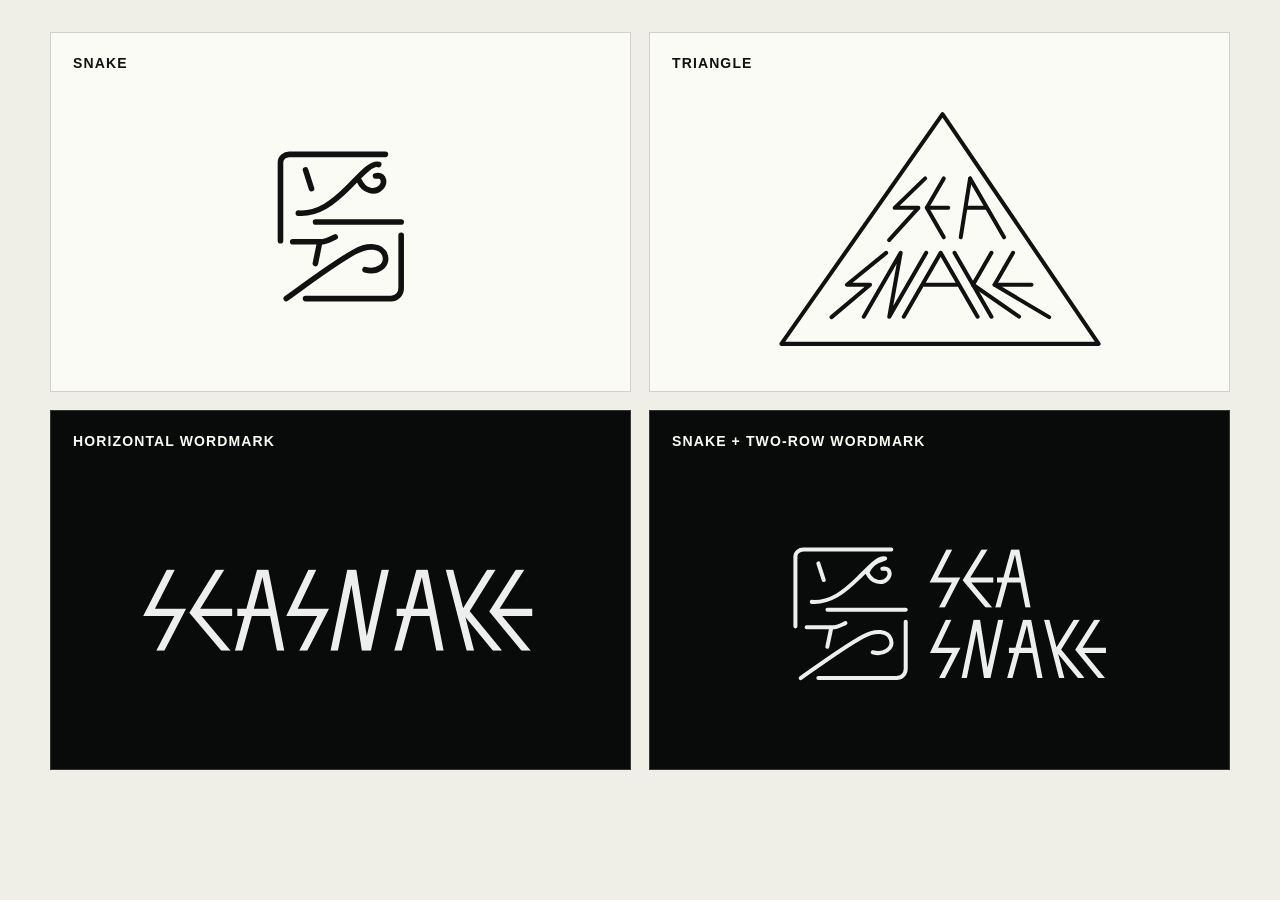
<file: docs/assets/logo-system/preview.html>
<!doctype html>
<html lang="zh-CN">
  <head>
    <meta charset="utf-8" />
    <meta name="viewport" content="width=device-width, initial-scale=1" />
    <title>SEASNAKE Logo System Preview</title>
    <style>
      * { box-sizing: border-box; }
      body {
        margin: 0;
        padding: 32px;
        color: #111;
        background: #efefe8;
        font-family: Inter, Arial, "PingFang SC", sans-serif;
      }
      main {
        display: grid;
        grid-template-columns: repeat(2, minmax(0, 1fr));
        gap: 18px;
        max-width: 1180px;
        margin: 0 auto;
      }
      article {
        min-height: 360px;
        display: grid;
        grid-template-rows: auto 1fr;
        gap: 18px;
        padding: 22px;
        border: 1px solid rgba(17, 17, 17, .18);
        background: #fbfbf5;
      }
      article.dark {
        color: #fbfbf5;
        background: #080b0a;
        border-color: rgba(251, 251, 245, .18);
      }
      h2 {
        margin: 0;
        font-size: 14px;
        letter-spacing: .08em;
        text-transform: uppercase;
      }
      .stage {
        display: grid;
        place-items: center;
        min-height: 260px;
      }
      img {
        display: block;
        width: min(78%, var(--asset-width, 360px));
        max-height: 260px;
      }
      article.dark img {
        filter: invert(1);
      }
      .snake img { --asset-width: 220px; }
      .triangle img { --asset-width: 360px; }
      .wordmark img { --asset-width: 480px; }
      .combo img { --asset-width: 560px; }
    </style>
  </head>
  <body>
    <main>
      <article class="snake">
        <h2>snake</h2>
        <div class="stage"><img src="svg/seasnake-logo-snake.svg" alt="SEASNAKE snake logo"></div>
      </article>
      <article class="triangle">
        <h2>triangle</h2>
        <div class="stage"><img src="svg/seasnake-logo-triangle.svg" alt="SEASNAKE triangle logo"></div>
      </article>
      <article class="wordmark dark">
        <h2>horizontal wordmark</h2>
        <div class="stage"><img src="svg/seasnake-logo-wordmark-horizontal.svg" alt="SEASNAKE horizontal wordmark"></div>
      </article>
      <article class="combo dark">
        <h2>snake + two-row wordmark</h2>
        <div class="stage"><img src="svg/seasnake-logo-snake-two-row.svg" alt="SEASNAKE snake and two-row wordmark"></div>
      </article>
    </main>
  </body>
</html>
</file>
<file: docs/assets/logo-export-studio.css>
:root {
  color-scheme: dark;
  --ink: #070909;
  --ink-soft: #0e1211;
  --panel: rgba(12, 16, 15, 0.9);
  --paper: #fbfbf5;
  --text: #f6f7ef;
  --muted: rgba(246, 247, 239, 0.56);
  --muted-strong: rgba(246, 247, 239, 0.74);
  --line: rgba(246, 247, 239, 0.13);
  --line-strong: rgba(246, 247, 239, 0.24);
  --accent: #d9f01a;
  --accent-rgb: 217, 240, 26;
  --cyan: #22c6c5;
  --rose: #f1265f;
  --radius: 4px;
  font-family: Inter, ui-sans-serif, -apple-system, BlinkMacSystemFont, "Segoe UI", "PingFang SC", "Microsoft YaHei", sans-serif;
}

* {
  box-sizing: border-box;
}

html {
  min-width: 320px;
  background: var(--ink);
}

body {
  min-height: 100vh;
  margin: 0;
  color: var(--text);
  background:
    linear-gradient(rgba(255, 255, 255, 0.018) 1px, transparent 1px),
    linear-gradient(90deg, rgba(255, 255, 255, 0.018) 1px, transparent 1px),
    radial-gradient(circle at 48% -12%, rgba(var(--accent-rgb), 0.12), transparent 36vw),
    var(--ink);
  background-size: 40px 40px, 40px 40px, auto, auto;
}

button,
input,
select {
  font: inherit;
}

button,
label,
a {
  -webkit-tap-highlight-color: transparent;
}

button:focus-visible,
input:focus-visible,
select:focus-visible,
a:focus-visible {
  outline: 2px solid var(--accent);
  outline-offset: 3px;
}

.ambient {
  position: fixed;
  z-index: -1;
  pointer-events: none;
  filter: blur(10px);
  opacity: 0.6;
}

.ambient-a {
  top: 18vh;
  right: -12vw;
  width: 30vw;
  height: 30vw;
  border-radius: 50%;
  background: radial-gradient(circle, rgba(34, 198, 197, 0.12), transparent 66%);
}

.ambient-b {
  bottom: -18vw;
  left: 20vw;
  width: 42vw;
  height: 42vw;
  border-radius: 50%;
  background: radial-gradient(circle, rgba(241, 38, 95, 0.08), transparent 68%);
}

.topbar {
  position: sticky;
  top: 0;
  z-index: 20;
  min-height: 78px;
  display: flex;
  align-items: center;
  justify-content: space-between;
  gap: 24px;
  padding: 12px clamp(20px, 4vw, 64px);
  border-bottom: 1px solid var(--line);
  background: rgba(7, 9, 9, 0.86);
  backdrop-filter: blur(22px);
}

.brand-link {
  display: inline-flex;
  align-items: center;
  gap: 13px;
  color: inherit;
  text-decoration: none;
}

.brand-link img {
  width: 42px;
  height: 44px;
  object-fit: contain;
  filter: invert(1);
}

.brand-link span {
  display: grid;
  gap: 2px;
}

.brand-link b {
  font-size: 15px;
  letter-spacing: 0.16em;
}

.brand-link small {
  color: var(--muted);
  font-size: 9px;
  font-weight: 700;
  letter-spacing: 0.2em;
}

.topbar-actions {
  display: flex;
  align-items: center;
  gap: 10px;
}

.local-badge,
.ghost-link {
  min-height: 38px;
  display: inline-flex;
  align-items: center;
  gap: 8px;
  padding: 0 13px;
  border: 1px solid var(--line);
  color: var(--muted-strong);
  background: rgba(255, 255, 255, 0.025);
  font-size: 11px;
  font-weight: 700;
  letter-spacing: 0.08em;
  text-decoration: none;
}

.local-badge i {
  width: 7px;
  height: 7px;
  border-radius: 50%;
  background: var(--accent);
  box-shadow: 0 0 12px rgba(var(--accent-rgb), 0.72);
}

.ghost-link {
  transition: color 180ms ease, border-color 180ms ease, background 180ms ease;
}

.ghost-link:hover {
  color: var(--text);
  border-color: var(--line-strong);
  background: rgba(255, 255, 255, 0.06);
}

.studio-shell {
  width: min(calc(100% - 48px), 1560px);
  margin: 0 auto;
  padding: 64px 0 72px;
}

.intro {
  display: grid;
  grid-template-columns: minmax(0, 1.3fr) minmax(280px, 0.7fr);
  align-items: end;
  gap: 48px;
  margin-bottom: 42px;
}

.eyebrow {
  display: block;
  margin-bottom: 10px;
  color: var(--accent);
  font-size: 10px;
  font-weight: 800;
  letter-spacing: 0.2em;
}

.intro h1 {
  max-width: 860px;
  margin: 0;
  font-size: clamp(42px, 6vw, 86px);
  line-height: 0.98;
  letter-spacing: -0.055em;
}

.intro p {
  max-width: 520px;
  margin: 0 0 8px;
  color: var(--muted-strong);
  font-size: 15px;
  line-height: 1.8;
}

.workspace {
  display: grid;
  grid-template-columns: minmax(340px, 0.74fr) minmax(560px, 1.7fr);
  min-height: 760px;
  border: 1px solid var(--line);
  background: rgba(7, 9, 9, 0.54);
  box-shadow: 0 42px 120px rgba(0, 0, 0, 0.32);
}

.control-panel {
  min-width: 0;
  border-right: 1px solid var(--line);
  background: rgba(10, 13, 12, 0.84);
}

.control-section {
  padding: 28px;
  border-bottom: 1px solid var(--line);
}

.control-section:last-child {
  border-bottom: 0;
}

.section-heading {
  display: grid;
  grid-template-columns: 32px minmax(0, 1fr);
  gap: 12px;
  margin-bottom: 22px;
}

.section-heading .step {
  padding-top: 4px;
  color: var(--accent);
  font: 800 10px/1 monospace;
  letter-spacing: 0.08em;
}

.section-heading h2 {
  margin: 0;
  font-size: 16px;
  letter-spacing: 0.02em;
}

.section-heading p {
  margin: 5px 0 0;
  color: var(--muted);
  font-size: 11px;
  line-height: 1.5;
}

.logo-picker {
  display: grid;
  grid-template-columns: repeat(2, minmax(0, 1fr));
  gap: 8px;
}

.logo-option {
  position: relative;
  min-width: 0;
}

.logo-option input {
  position: absolute;
  opacity: 0;
  pointer-events: none;
}

.logo-option-card {
  position: relative;
  min-height: 104px;
  display: grid;
  grid-template-rows: 1fr auto;
  gap: 10px;
  padding: 14px;
  border: 1px solid var(--line);
  background:
    linear-gradient(rgba(255, 255, 255, 0.024) 1px, transparent 1px),
    linear-gradient(90deg, rgba(255, 255, 255, 0.024) 1px, transparent 1px),
    rgba(255, 255, 255, 0.018);
  background-size: 12px 12px;
  cursor: pointer;
  transition: border-color 180ms ease, background 180ms ease, transform 180ms ease;
}

.logo-option-card img {
  width: 100%;
  height: 58px;
  display: block;
  object-fit: contain;
  filter: invert(1);
  opacity: 0.72;
}

.logo-option-card span {
  min-width: 0;
  overflow: hidden;
  color: var(--muted-strong);
  font-size: 10px;
  font-weight: 700;
  text-overflow: ellipsis;
  white-space: nowrap;
}

.logo-option-card::after {
  content: "";
  position: absolute;
  top: 10px;
  right: 10px;
  width: 14px;
  height: 14px;
  border: 1px solid var(--line-strong);
  background: var(--ink);
}

.logo-option input:checked + .logo-option-card {
  border-color: rgba(var(--accent-rgb), 0.6);
  background-color: rgba(var(--accent-rgb), 0.055);
}

.logo-option input:checked + .logo-option-card::after {
  border-color: var(--accent);
  background: var(--accent);
  box-shadow: inset 0 0 0 3px var(--ink), 0 0 14px rgba(var(--accent-rgb), 0.22);
}

.logo-option input:checked + .logo-option-card img {
  opacity: 1;
}

.logo-option input:focus-visible + .logo-option-card {
  outline: 2px solid var(--accent);
  outline-offset: 2px;
}

.logo-remove {
  position: absolute;
  z-index: 2;
  top: 6px;
  left: 6px;
  width: 24px;
  height: 24px;
  display: grid;
  place-items: center;
  border: 0;
  color: var(--muted);
  background: rgba(7, 9, 9, 0.78);
  cursor: pointer;
}

.logo-remove:hover {
  color: var(--text);
}

.upload-button {
  min-height: 56px;
  display: grid;
  grid-template-columns: 28px 1fr;
  align-items: center;
  gap: 1px 10px;
  margin-top: 9px;
  padding: 10px 14px;
  border: 1px dashed var(--line-strong);
  color: var(--muted-strong);
  cursor: pointer;
  transition: color 180ms ease, border-color 180ms ease, background 180ms ease;
}

.upload-button:hover {
  color: var(--text);
  border-color: rgba(var(--accent-rgb), 0.62);
  background: rgba(var(--accent-rgb), 0.04);
}

.upload-button svg {
  grid-row: 1 / span 2;
  width: 24px;
  fill: none;
  stroke: currentColor;
  stroke-width: 1.5;
  stroke-linecap: round;
  stroke-linejoin: round;
}

.upload-button span {
  font-size: 11px;
  font-weight: 700;
}

.upload-button small {
  color: var(--muted);
  font-size: 9px;
}

.palette-list {
  display: grid;
  gap: 8px;
}

.palette-row {
  display: grid;
  grid-template-columns: 20px 38px minmax(74px, 0.75fr) minmax(86px, 1fr) 28px;
  align-items: center;
  gap: 8px;
  min-width: 0;
}

.palette-row > input[type="checkbox"] {
  width: 16px;
  height: 16px;
  margin: 0;
  accent-color: var(--accent);
}

.color-well {
  position: relative;
  width: 38px;
  height: 34px;
  overflow: hidden;
  border: 1px solid var(--line-strong);
  background: var(--row-color);
}

.color-well input {
  position: absolute;
  inset: -8px;
  width: 54px;
  height: 50px;
  border: 0;
  opacity: 0;
  cursor: pointer;
}

.palette-name,
.palette-hex,
.text-field input {
  min-width: 0;
  height: 34px;
  border: 1px solid var(--line);
  border-radius: 0;
  color: var(--text);
  background: rgba(255, 255, 255, 0.028);
  padding: 0 9px;
  font-size: 10px;
}

.palette-hex {
  font-family: ui-monospace, SFMono-Regular, Menlo, monospace;
  text-transform: uppercase;
}

.palette-delete {
  width: 28px;
  height: 28px;
  border: 0;
  color: var(--muted);
  background: transparent;
  cursor: pointer;
}

.palette-delete:hover {
  color: var(--rose);
}

.text-button {
  margin-top: 12px;
  padding: 0;
  border: 0;
  color: var(--muted-strong);
  background: transparent;
  font-size: 10px;
  font-weight: 700;
  letter-spacing: 0.04em;
  cursor: pointer;
}

.text-button:hover {
  color: var(--accent);
}

.field-group {
  min-width: 0;
  margin: 0 0 22px;
  padding: 0;
  border: 0;
}

.field-group legend {
  margin-bottom: 10px;
  color: var(--muted-strong);
  font-size: 10px;
  font-weight: 800;
  letter-spacing: 0.1em;
  text-transform: uppercase;
}

.segmented {
  display: grid;
  grid-template-columns: repeat(2, minmax(0, 1fr));
  padding: 3px;
  border: 1px solid var(--line);
  background: rgba(0, 0, 0, 0.22);
}

.segmented-three {
  grid-template-columns: repeat(3, minmax(0, 1fr));
}

.segmented label {
  position: relative;
  min-width: 0;
}

.segmented input {
  position: absolute;
  opacity: 0;
}

.segmented span {
  min-height: 34px;
  display: grid;
  place-items: center;
  padding: 6px;
  color: var(--muted);
  font-size: 10px;
  font-weight: 700;
  cursor: pointer;
}

.segmented input:checked + span {
  color: var(--ink);
  background: var(--accent);
}

.segmented input:focus-visible + span {
  outline: 2px solid var(--accent);
  outline-offset: 2px;
}

.field-help {
  margin: 8px 0 0;
  color: var(--muted);
  font-size: 9px;
}

.text-field {
  display: grid;
  gap: 7px;
  margin-top: 10px;
  color: var(--muted);
  font-size: 9px;
}

.custom-size-field[hidden] {
  display: none;
}

.text-field input {
  width: 100%;
  height: 38px;
  font-family: ui-monospace, SFMono-Regular, Menlo, monospace;
}

.range-field {
  display: grid;
  gap: 10px;
  margin-top: 14px;
}

.range-field span {
  display: flex;
  justify-content: space-between;
  color: var(--muted);
  font-size: 9px;
}

.range-field output {
  color: var(--muted-strong);
  font-family: ui-monospace, SFMono-Regular, Menlo, monospace;
}

.range-field input {
  width: 100%;
  height: 2px;
  margin: 6px 0;
  accent-color: var(--accent);
}

.background-options {
  display: grid;
  grid-template-columns: repeat(4, minmax(0, 1fr));
  gap: 7px;
}

.background-choice {
  position: relative;
  display: grid;
  gap: 6px;
  justify-items: center;
  color: var(--muted);
  cursor: pointer;
}

.background-choice > input[type="radio"] {
  position: absolute;
  opacity: 0;
}

.background-choice > span,
.background-choice > input[type="color"] {
  width: 100%;
  height: 36px;
  border: 1px solid var(--line);
  border-radius: 0;
}

.background-choice > input[type="color"] {
  padding: 0;
  background: transparent;
  cursor: pointer;
}

.background-choice > input[type="color"]::-webkit-color-swatch-wrapper {
  padding: 0;
}

.background-choice > input[type="color"]::-webkit-color-swatch {
  border: 0;
}

.transparent-choice > span {
  background:
    linear-gradient(45deg, #39403d 25%, transparent 25%, transparent 75%, #39403d 75%),
    linear-gradient(45deg, #39403d 25%, #202522 25%, #202522 75%, #39403d 75%);
  background-position: 0 0, 7px 7px;
  background-size: 14px 14px;
}

.paper-choice > span {
  background: var(--paper);
}

.ink-choice > span {
  background: var(--ink);
}

.background-choice small {
  font-size: 8px;
}

.background-choice:has(input[type="radio"]:checked) {
  color: var(--text);
}

.background-choice:has(input[type="radio"]:checked) > span,
.background-choice:has(input[type="radio"]:checked) > input[type="color"] {
  border-color: var(--accent);
  box-shadow: 0 0 0 1px var(--accent);
}

.check-field {
  display: grid;
  grid-template-columns: 18px minmax(0, 1fr);
  align-items: start;
  gap: 10px;
  padding: 13px;
  border: 1px solid var(--line);
  background: rgba(255, 255, 255, 0.02);
  cursor: pointer;
}

.check-field input {
  width: 16px;
  height: 16px;
  margin: 1px 0 0;
  accent-color: var(--accent);
}

.check-field span {
  display: grid;
  gap: 3px;
}

.check-field b {
  font-size: 10px;
}

.check-field small {
  color: var(--muted);
  font-size: 9px;
  line-height: 1.5;
}

.preview-panel {
  position: sticky;
  top: 78px;
  align-self: start;
  min-width: 0;
  min-height: calc(100vh - 102px);
  display: grid;
  grid-template-rows: auto auto minmax(420px, 1fr) auto;
  background:
    radial-gradient(circle at 80% 10%, rgba(var(--accent-rgb), 0.07), transparent 28%),
    rgba(5, 7, 7, 0.42);
}

.preview-toolbar {
  display: flex;
  justify-content: space-between;
  gap: 20px;
  padding: 28px 30px 20px;
}

.preview-toolbar h2 {
  margin: 0;
  font-size: clamp(20px, 2vw, 28px);
  letter-spacing: -0.02em;
}

.preview-meta {
  display: flex;
  align-items: flex-start;
  gap: 8px;
}

.preview-meta span {
  padding: 7px 9px;
  border: 1px solid var(--line);
  color: var(--muted);
  font: 700 9px/1 ui-monospace, SFMono-Regular, Menlo, monospace;
}

.color-tabs {
  display: flex;
  gap: 8px;
  padding: 0 30px 20px;
  overflow-x: auto;
  scrollbar-width: thin;
}

.color-tab {
  flex: none;
  min-width: 110px;
  min-height: 48px;
  display: grid;
  grid-template-columns: 13px 1fr;
  align-items: center;
  gap: 9px;
  padding: 8px 10px;
  border: 1px solid var(--line);
  color: var(--muted);
  background: rgba(255, 255, 255, 0.018);
  text-align: left;
  cursor: pointer;
}

.color-tab i {
  width: 13px;
  height: 24px;
  background: var(--tab-color);
}

.color-tab span {
  display: grid;
  gap: 2px;
  min-width: 0;
}

.color-tab b {
  overflow: hidden;
  color: var(--muted-strong);
  font-size: 10px;
  text-overflow: ellipsis;
  white-space: nowrap;
}

.color-tab small {
  font: 8px/1 ui-monospace, SFMono-Regular, Menlo, monospace;
}

.color-tab[aria-selected="true"] {
  border-color: var(--tab-color);
  color: var(--text);
  background: color-mix(in srgb, var(--tab-color) 8%, transparent);
}

.color-tab[aria-selected="true"] b {
  color: var(--text);
}

.preview-grid-wrap {
  position: relative;
  min-height: 420px;
  overflow: auto;
  border-top: 1px solid var(--line);
  border-bottom: 1px solid var(--line);
  background:
    linear-gradient(rgba(255, 255, 255, 0.022) 1px, transparent 1px),
    linear-gradient(90deg, rgba(255, 255, 255, 0.022) 1px, transparent 1px);
  background-size: 24px 24px;
}

.preview-grid {
  display: grid;
  grid-template-columns: repeat(2, minmax(0, 1fr));
  gap: 1px;
  padding: 1px;
  background: var(--line);
}

.preview-card {
  min-width: 0;
  min-height: 280px;
  display: grid;
  grid-template-rows: auto minmax(170px, 1fr) auto;
  gap: 12px;
  padding: 18px;
  color: var(--preview-ink);
  background: var(--preview-bg);
}

.preview-card.transparent-preview {
  background:
    linear-gradient(45deg, var(--checker-a) 25%, transparent 25%, transparent 75%, var(--checker-a) 75%),
    linear-gradient(45deg, var(--checker-a) 25%, var(--checker-b) 25%, var(--checker-b) 75%, var(--checker-a) 75%);
  background-position: 0 0, 10px 10px;
  background-size: 20px 20px;
}

.preview-card-head,
.preview-card-foot {
  display: flex;
  align-items: center;
  justify-content: space-between;
  gap: 10px;
  color: var(--preview-caption);
}

.preview-card-head b {
  overflow: hidden;
  font-size: 10px;
  text-overflow: ellipsis;
  white-space: nowrap;
}

.preview-card-head span,
.preview-card-foot span {
  flex: none;
  font: 8px/1 ui-monospace, SFMono-Regular, Menlo, monospace;
}

.preview-logo-stage {
  min-height: 170px;
  display: grid;
  place-items: center;
  overflow: hidden;
}

.preview-logo-stage img {
  display: block;
  width: 82%;
  height: 82%;
  object-fit: contain;
}

.empty-state {
  min-height: 420px;
  display: grid;
  place-content: center;
  justify-items: center;
  color: var(--muted);
  text-align: center;
}

.empty-state[hidden] {
  display: none;
}

.empty-state svg {
  width: 42px;
  margin-bottom: 16px;
  fill: none;
  stroke: currentColor;
  stroke-width: 1.2;
}

.empty-state h3 {
  margin: 0 0 6px;
  color: var(--muted-strong);
  font-size: 14px;
}

.empty-state p {
  margin: 0;
  font-size: 10px;
}

.export-dock {
  display: flex;
  align-items: center;
  justify-content: space-between;
  gap: 22px;
  padding: 20px 28px;
  background: rgba(7, 9, 9, 0.92);
}

.export-copy {
  display: grid;
  gap: 4px;
}

.export-copy b {
  font-size: 11px;
}

.export-copy span {
  color: var(--muted);
  font-size: 9px;
}

.export-actions {
  display: flex;
  align-items: center;
  gap: 9px;
}

.secondary-button,
.primary-button {
  min-height: 46px;
  border: 1px solid var(--line-strong);
  padding: 0 17px;
  font-size: 10px;
  font-weight: 800;
  letter-spacing: 0.04em;
  cursor: pointer;
}

.secondary-button {
  color: var(--muted-strong);
  background: rgba(255, 255, 255, 0.03);
}

.secondary-button:hover {
  color: var(--text);
  background: rgba(255, 255, 255, 0.07);
}

.primary-button {
  display: inline-flex;
  align-items: center;
  gap: 14px;
  border-color: var(--accent);
  color: var(--ink);
  background: var(--accent);
  box-shadow: 0 12px 38px rgba(var(--accent-rgb), 0.16);
}

.primary-button:hover {
  filter: brightness(1.08);
}

.primary-button svg {
  width: 18px;
  fill: none;
  stroke: currentColor;
  stroke-width: 1.7;
  stroke-linecap: round;
  stroke-linejoin: round;
}

.secondary-button:disabled,
.primary-button:disabled {
  opacity: 0.38;
  cursor: not-allowed;
}

.toast-region {
  position: fixed;
  z-index: 50;
  right: 22px;
  bottom: 22px;
  display: grid;
  gap: 8px;
}

.toast {
  max-width: 360px;
  padding: 13px 16px;
  border: 1px solid var(--line-strong);
  color: var(--text);
  background: rgba(13, 17, 16, 0.96);
  box-shadow: 0 18px 50px rgba(0, 0, 0, 0.4);
  font-size: 11px;
  line-height: 1.5;
  animation: toast-in 220ms ease both;
}

.toast.error {
  border-color: rgba(241, 38, 95, 0.64);
}

@keyframes toast-in {
  from { opacity: 0; transform: translateY(8px); }
  to { opacity: 1; transform: none; }
}

.export-overlay {
  position: fixed;
  z-index: 100;
  inset: 0;
  display: grid;
  place-items: center;
  padding: 24px;
  background: rgba(3, 5, 4, 0.82);
  backdrop-filter: blur(18px);
}

.export-overlay[hidden] {
  display: none;
}

.progress-card {
  width: min(420px, 100%);
  padding: 42px;
  border: 1px solid var(--line-strong);
  background: var(--ink-soft);
  text-align: center;
  box-shadow: 0 32px 100px rgba(0, 0, 0, 0.5);
}

.progress-card h2 {
  margin: 8px 0 7px;
  font-size: 20px;
}

.progress-card p {
  min-height: 20px;
  margin: 0 0 24px;
  color: var(--muted);
  font-size: 10px;
}

.progress-orbit {
  position: relative;
  width: 72px;
  height: 72px;
  margin: 0 auto 22px;
  border: 1px solid var(--line);
  border-radius: 50%;
  animation: orbit 4s linear infinite;
}

.progress-orbit::after {
  content: "";
  position: absolute;
  inset: 20px;
  clip-path: polygon(50% 0, 100% 100%, 0 100%);
  border: 2px solid var(--accent);
}

.progress-orbit i {
  position: absolute;
  width: 7px;
  height: 7px;
  border-radius: 50%;
  background: var(--accent);
}

.progress-orbit i:nth-child(1) { top: -4px; left: 32px; }
.progress-orbit i:nth-child(2) { right: 4px; bottom: 10px; background: var(--rose); }
.progress-orbit i:nth-child(3) { left: 4px; bottom: 10px; background: var(--cyan); }

@keyframes orbit {
  to { transform: rotate(360deg); }
}

.progress-track {
  height: 3px;
  overflow: hidden;
  background: rgba(255, 255, 255, 0.08);
}

.progress-track i {
  display: block;
  width: 0;
  height: 100%;
  background: linear-gradient(90deg, var(--cyan), var(--accent), var(--rose));
  transition: width 140ms ease;
}

.motion-studio {
  position: relative;
  margin-top: 72px;
  padding-top: 56px;
  border-top: 1px solid var(--line);
}

.motion-symbols {
  position: absolute;
  width: 0;
  height: 0;
  overflow: hidden;
}

.motion-heading {
  display: grid;
  grid-template-columns: minmax(0, 1.2fr) minmax(300px, 0.8fr);
  align-items: end;
  gap: 48px;
  margin-bottom: 28px;
}

.motion-heading h2 {
  max-width: 780px;
  margin: 0;
  font-size: clamp(34px, 4.4vw, 64px);
  line-height: 1.02;
  letter-spacing: -0.045em;
}

.motion-heading p {
  max-width: 560px;
  margin: 0 0 4px;
  color: var(--muted-strong);
  font-size: 14px;
  line-height: 1.75;
}

.motion-settings {
  display: flex;
  flex-wrap: wrap;
  align-items: end;
  gap: 12px;
  margin-bottom: 18px;
  padding: 14px;
  border: 1px solid var(--line);
  background: rgba(12, 16, 15, 0.78);
}

.motion-setting {
  display: grid;
  gap: 7px;
}

.motion-setting-resolution {
  min-width: 220px;
}

.motion-setting-format {
  min-width: 170px;
}

.motion-setting-fps {
  min-width: 130px;
}

.motion-setting > span {
  color: var(--muted);
  font-size: 9px;
  font-weight: 800;
  letter-spacing: 0.15em;
  text-transform: uppercase;
}

.motion-settings select {
  min-height: 42px;
  padding: 0 38px 0 12px;
  border: 1px solid var(--line-strong);
  border-radius: 0;
  color: var(--text);
  background: #101413;
  cursor: pointer;
}

.motion-settings select:disabled {
  opacity: 0.48;
  cursor: not-allowed;
}

.motion-caption-toggle {
  min-height: 42px;
  display: flex;
  align-items: center;
  gap: 10px;
  padding: 0 12px;
  border: 1px solid var(--line-strong);
  background: #101413;
  cursor: pointer;
}

.motion-caption-toggle input {
  width: 17px;
  height: 17px;
  margin: 0;
  accent-color: var(--accent);
}

.motion-caption-toggle > span {
  display: grid;
  gap: 2px;
}

.motion-caption-toggle b {
  font-size: 10px;
  letter-spacing: 0.06em;
}

.motion-caption-toggle small {
  color: var(--muted);
  font-size: 8px;
}

.motion-local-note {
  display: inline-flex;
  align-items: center;
  gap: 8px;
  margin: 0 4px 11px auto;
  color: var(--muted);
  font-size: 10px;
  font-weight: 700;
  letter-spacing: 0.08em;
}

.motion-local-note i {
  width: 7px;
  height: 7px;
  border-radius: 50%;
  background: var(--accent);
  box-shadow: 0 0 12px rgba(var(--accent-rgb), 0.76);
}

.motion-grid {
  display: grid;
  grid-template-columns: repeat(2, minmax(0, 1fr));
  gap: 18px;
}

.motion-card {
  min-width: 0;
  overflow: hidden;
  border: 1px solid var(--line);
  background: rgba(10, 13, 12, 0.88);
}

.motion-card-preview {
  position: relative;
  aspect-ratio: 16 / 9;
  display: grid;
  place-items: center;
  overflow: hidden;
  border-bottom: 1px solid var(--line);
  background: #020303;
}

.motion-card-preview::after {
  content: "";
  position: absolute;
  inset: 0;
  pointer-events: none;
  background:
    linear-gradient(rgba(255, 255, 255, 0.025) 1px, transparent 1px),
    linear-gradient(90deg, rgba(255, 255, 255, 0.025) 1px, transparent 1px);
  background-size: 28px 28px;
  mix-blend-mode: screen;
}

.motion-card-preview svg {
  position: relative;
  z-index: 2;
  width: min(48%, 340px);
  overflow: visible;
  fill: none;
  stroke: #f9faee;
  stroke-width: 9;
  stroke-linecap: round;
  stroke-linejoin: round;
  filter: drop-shadow(0 0 9px rgba(217, 240, 26, 0.36));
}

.motion-card-preview > span {
  position: absolute;
  z-index: 3;
  right: 18px;
  bottom: 14px;
  color: rgba(249, 250, 238, 0.64);
  font-family: ui-monospace, SFMono-Regular, Menlo, monospace;
  font-size: 8px;
  font-weight: 800;
  letter-spacing: 0.18em;
}

.motion-beam {
  position: absolute;
  inset: -40%;
  background:
    radial-gradient(circle at 50% 50%, rgba(217, 240, 26, 0.12), transparent 28%),
    conic-gradient(from 110deg at 50% 50%, transparent 0 42%, rgba(217, 240, 26, 0.16) 49%, transparent 55% 100%);
  animation: motionBeam 4.8s linear infinite;
}

.motion-fluid {
  position: absolute;
  inset: -18%;
  background:
    radial-gradient(ellipse at 28% 22%, rgba(34, 198, 197, 0.9), transparent 26%),
    radial-gradient(ellipse at 70% 60%, rgba(217, 240, 26, 0.86), transparent 28%),
    radial-gradient(ellipse at 42% 88%, rgba(241, 38, 95, 0.78), transparent 25%),
    #030505;
  filter: contrast(1.4) saturate(1.18);
  animation: motionFluid 7s ease-in-out infinite alternate;
}

.motion-card-vi .motion-card-preview svg {
  stroke: #fffef4;
  filter: drop-shadow(0 0 10px rgba(34, 198, 197, 0.62));
}

.motion-card-body {
  display: grid;
  gap: 24px;
  padding: 24px;
}

.motion-kicker {
  color: var(--accent);
  font-family: ui-monospace, SFMono-Regular, Menlo, monospace;
  font-size: 9px;
  font-weight: 800;
  letter-spacing: 0.14em;
}

.motion-card h3 {
  margin: 9px 0 8px;
  font-size: 22px;
  letter-spacing: -0.025em;
}

.motion-card p {
  margin: 0;
  color: var(--muted);
  font-size: 12px;
  line-height: 1.7;
}

.motion-card-actions {
  display: flex;
  align-items: center;
  justify-content: space-between;
  gap: 16px;
}

.motion-card-actions a {
  color: var(--muted-strong);
  font-size: 10px;
  font-weight: 700;
  letter-spacing: 0.08em;
  text-decoration: none;
}

.motion-card-actions a:hover {
  color: var(--text);
}

.motion-export-button {
  min-width: 138px;
  min-height: 44px;
  border: 1px solid var(--accent);
  color: #070909;
  background: var(--accent);
  font-size: 11px;
  font-weight: 900;
  letter-spacing: 0.08em;
  cursor: pointer;
  transition: transform 160ms ease, filter 160ms ease, opacity 160ms ease;
}

.motion-export-button:hover {
  transform: translateY(-1px);
  filter: brightness(1.08);
}

.motion-export-button:disabled {
  opacity: 0.42;
  cursor: wait;
  transform: none;
}

@keyframes motionBeam {
  to { transform: rotate(360deg); }
}

@keyframes motionFluid {
  0% { transform: translate3d(-3%, -2%, 0) rotate(-4deg) scale(1.08); }
  55% { transform: translate3d(4%, 1%, 0) rotate(5deg) scale(1.16); }
  100% { transform: translate3d(-1%, 4%, 0) rotate(-1deg) scale(1.1); }
}

@media (max-width: 1120px) {
  .studio-shell {
    width: min(calc(100% - 32px), 980px);
  }

  .workspace {
    grid-template-columns: 380px minmax(0, 1fr);
  }

  .preview-grid {
    grid-template-columns: 1fr;
  }

  .preview-card {
    min-height: 245px;
  }

  .export-dock {
    align-items: stretch;
    flex-direction: column;
  }

  .export-actions {
    display: grid;
    grid-template-columns: 1fr 1.2fr;
  }

  .secondary-button,
  .primary-button {
    justify-content: center;
  }

  .motion-heading {
    grid-template-columns: 1fr;
    gap: 20px;
  }
}

@media (max-width: 820px) {
  .topbar {
    position: relative;
  }

  .local-badge,
  .ghost-link:first-of-type {
    display: none;
  }

  .studio-shell {
    width: min(calc(100% - 24px), 640px);
    padding: 38px 0 48px;
  }

  .intro {
    grid-template-columns: 1fr;
    gap: 20px;
  }

  .intro h1 {
    font-size: clamp(42px, 12vw, 70px);
  }

  .workspace {
    grid-template-columns: 1fr;
  }

  .control-panel {
    border-right: 0;
  }

  .preview-panel {
    position: relative;
    top: auto;
    min-height: 720px;
    border-top: 1px solid var(--line);
  }

  .preview-grid {
    grid-template-columns: repeat(2, minmax(0, 1fr));
  }

  .preview-card {
    min-height: 250px;
  }

  .motion-grid {
    grid-template-columns: 1fr;
  }
}

@media (max-width: 560px) {
  .topbar {
    min-height: 68px;
    padding: 10px 14px;
  }

  .brand-link img {
    width: 36px;
    height: 38px;
  }

  .brand-link b {
    font-size: 13px;
  }

  .brand-link small {
    font-size: 7px;
  }

  .ghost-link {
    min-height: 34px;
    padding: 0 9px;
    font-size: 9px;
  }

  .intro h1 {
    font-size: 42px;
  }

  .intro p {
    font-size: 13px;
  }

  .control-section {
    padding: 24px 18px;
  }

  .palette-row {
    grid-template-columns: 18px 34px minmax(68px, 0.78fr) minmax(82px, 1fr) 24px;
    gap: 6px;
  }

  .color-well {
    width: 34px;
  }

  .preview-toolbar {
    align-items: flex-start;
    flex-direction: column;
    padding: 24px 18px 18px;
  }

  .color-tabs {
    padding: 0 18px 18px;
  }

  .preview-grid {
    grid-template-columns: 1fr;
  }

  .preview-card {
    min-height: 260px;
  }

  .export-dock {
    padding: 18px;
  }

  .export-actions {
    grid-template-columns: 1fr;
  }

  .secondary-button,
  .primary-button {
    width: 100%;
  }

  .toast-region {
    right: 12px;
    bottom: 12px;
    left: 12px;
  }

  .progress-card {
    padding: 32px 22px;
  }

  .motion-studio {
    margin-top: 48px;
    padding-top: 42px;
  }

  .motion-settings {
    display: grid;
    grid-template-columns: 1fr 0.66fr;
  }

  .motion-setting,
  .motion-setting-resolution,
  .motion-setting-format,
  .motion-setting-fps {
    min-width: 0;
  }

  .motion-caption-toggle {
    grid-column: 1 / -1;
  }

  .motion-local-note {
    grid-column: 1 / -1;
    margin: 4px 0 2px;
  }

  .motion-card-body {
    padding: 20px 18px;
  }

  .motion-card-actions {
    align-items: stretch;
    flex-direction: column;
  }

  .motion-export-button {
    width: 100%;
  }
}

@media (prefers-reduced-motion: reduce) {
  *,
  *::before,
  *::after {
    scroll-behavior: auto !important;
    animation-duration: 0.01ms !important;
    animation-iteration-count: 1 !important;
    transition-duration: 0.01ms !important;
  }
}
</file>
<file: docs/assets/seasnake-type-system.css>
:root {
  --font-sans: Inter, "Helvetica Neue", Arial, "PingFang SC", "Microsoft YaHei", sans-serif;
  --font-serif: "Songti SC", STSong, "Noto Serif CJK SC", "Source Han Serif SC", Georgia, serif;
  --font-mono: "SFMono-Regular", Consolas, "Liberation Mono", Menlo, monospace;

  --type-display-size: clamp(52px, 7.8vw, 112px);
  --type-h1-size: clamp(44px, 5.8vw, 80px);
  --type-h2-size: clamp(34px, 4vw, 56px);
  --type-h3-size: clamp(28px, 2.8vw, 40px);
  --type-h4-size: clamp(22px, 1.95vw, 28px);
  --type-h5-size: clamp(18px, 1.4vw, 20px);
  --type-subtitle-size: clamp(20px, 1.81vw, 26px);
  --type-lead-size: clamp(19px, 1.7vw, 24px);
  --type-body-lg-size: clamp(17px, 1.25vw, 18px);
  --type-body-size: 16px;
  --type-body-sm-size: 14px;
  --type-caption-size: 12px;
  --type-micro-size: 10px;
  --type-brand-skew: -6deg;
  --type-brand-cut-angle: -35deg;
  --type-brand-outline: 1.4px;

  --type-display-leading: .84;
  --type-h1-leading: .92;
  --type-h2-leading: 1;
  --type-h3-leading: 1.15;
  --type-h4-leading: 1.3;
  --type-h5-leading: 1.4;
  --type-copy-leading: 1.75;
}

.ss-type-display,
.ss-type-h1,
.ss-type-h2,
.ss-type-h3,
.ss-type-h4,
.ss-type-h5,
.ss-type-subtitle,
.ss-type-body-lg,
.ss-type-body,
.ss-type-body-sm,
.ss-type-caption,
.ss-type-micro {
  font-family: var(--font-sans);
}

.ss-type-display {
  font-size: var(--type-display-size);
  font-weight: 900;
  line-height: var(--type-display-leading);
  letter-spacing: -.065em;
}

.ss-type-h1 {
  font-size: var(--type-h1-size);
  font-weight: 900;
  line-height: var(--type-h1-leading);
  letter-spacing: -.05em;
}

.ss-type-h2 {
  font-size: var(--type-h2-size);
  font-weight: 800;
  line-height: var(--type-h2-leading);
  letter-spacing: -.035em;
}

.ss-type-h3 {
  font-size: var(--type-h3-size);
  font-weight: 750;
  line-height: var(--type-h3-leading);
  letter-spacing: -.018em;
}

.ss-type-h4 {
  font-size: var(--type-h4-size);
  font-weight: 700;
  line-height: var(--type-h4-leading);
  letter-spacing: -.005em;
}

.ss-type-h5 {
  font-size: var(--type-h5-size);
  font-weight: 700;
  line-height: var(--type-h5-leading);
  letter-spacing: .01em;
}

.ss-type-subtitle {
  font-size: var(--type-subtitle-size);
  font-weight: 500;
  line-height: 1.55;
  letter-spacing: .005em;
}

.ss-type-lead,
.ss-type-quote {
  font-family: var(--font-serif);
  font-size: var(--type-lead-size);
  font-weight: 500;
  line-height: 1.75;
  letter-spacing: .02em;
}

.ss-type-quote {
  font-size: clamp(24px, 2.3vw, 36px);
  line-height: 1.55;
}

.ss-type-body-lg {
  font-size: var(--type-body-lg-size);
  font-weight: 400;
  line-height: 1.8;
}

.ss-type-body {
  font-size: var(--type-body-size);
  font-weight: 400;
  line-height: var(--type-copy-leading);
}

.ss-type-body-sm {
  font-size: var(--type-body-sm-size);
  font-weight: 400;
  line-height: 1.7;
}

.ss-type-caption {
  font-size: var(--type-caption-size);
  font-weight: 750;
  line-height: 1.4;
  letter-spacing: .14em;
  text-transform: uppercase;
}

.ss-type-micro {
  font-size: var(--type-micro-size);
  font-weight: 700;
  line-height: 1.4;
  letter-spacing: .18em;
  text-transform: uppercase;
}

.ss-type-data {
  font-family: var(--font-mono);
  font-size: 12px;
  font-weight: 600;
  line-height: 1.5;
  letter-spacing: .04em;
}

.ss-brand-chapter,
.ss-brand-module {
  position: relative;
}

.ss-brand-chapter {
  padding-left: .42em;
}

.ss-brand-chapter::before {
  content: "";
  position: absolute;
  left: .08em;
  top: .05em;
  width: .075em;
  height: .84em;
  background: var(--accent-a);
  transform: skewX(var(--type-brand-cut-angle));
  transform-origin: center;
  box-shadow: .13em .1em 0 color-mix(in srgb, var(--accent-a) 18%, transparent);
}

.ss-brand-module::before {
  content: "//";
  display: inline-block;
  margin-right: .42em;
  color: var(--accent-a);
  font-family: var(--font-mono);
  font-size: .46em;
  font-weight: 700;
  letter-spacing: -.18em;
  transform: translateY(-.22em) skewX(var(--type-brand-cut-angle));
}

.type-dna {
  display: grid;
  grid-template-columns: minmax(320px, .9fr) minmax(0, 1.1fr);
  min-height: 420px;
  margin-bottom: 18px;
  overflow: hidden;
  border: 1px solid var(--line);
  background:
    radial-gradient(circle at 22% 16%, var(--accent-glow), transparent 36%),
    linear-gradient(135deg, rgba(255, 255, 255, .075), rgba(255, 255, 255, .015));
}

.type-dna-visual {
  position: relative;
  min-height: 420px;
  overflow: hidden;
  border-right: 1px solid var(--line);
  background:
    linear-gradient(90deg, rgba(255, 255, 255, .035) 1px, transparent 1px),
    linear-gradient(180deg, rgba(255, 255, 255, .03) 1px, transparent 1px),
    #070a09;
  background-size: 64px 64px;
}

.type-dna-triangle {
  position: absolute;
  left: 50%;
  top: 42%;
  width: min(430px, 88%);
  color: var(--accent-a);
  opacity: .34;
  transform: translate(-50%, -50%);
  filter: drop-shadow(0 0 28px var(--accent-glow));
}

.type-dna-triangle.logo-triangle {
  color: var(--accent-a);
}

.type-dna-wordmark {
  position: absolute;
  left: 50%;
  bottom: 42px;
  width: min(420px, 80%);
  color: #f7f8ee;
  transform: translateX(-50%);
}

.type-dna-wordmark.wordmark-horizontal-ai {
  color: #f7f8ee;
}

.type-dna-angle {
  position: absolute;
  left: 28px;
  top: 24px;
  color: rgba(247, 248, 238, .48);
  font-family: var(--font-mono);
  font-size: 10px;
  font-weight: 700;
  letter-spacing: .14em;
  text-transform: uppercase;
}

.type-dna-copy {
  display: flex;
  flex-direction: column;
  justify-content: center;
  padding: clamp(30px, 5vw, 64px);
}

.type-dna-copy > small {
  color: var(--accent-a);
  font-family: var(--font-mono);
  font-size: var(--type-micro-size);
  font-weight: 700;
  letter-spacing: .18em;
  text-transform: uppercase;
}

.type-dna-copy h3 {
  max-width: 12em;
  margin: 28px 0 0;
  font-size: clamp(30px, 3vw, 46px);
  font-weight: 850;
  line-height: 1.04;
  letter-spacing: -.04em;
}

.type-dna-copy > p {
  max-width: 42em;
  margin-top: 20px;
  color: var(--muted);
  font-size: 14px;
  line-height: 1.75;
}

.type-dna-rules {
  display: grid;
  grid-template-columns: repeat(2, minmax(0, 1fr));
  gap: 10px;
  margin-top: 32px;
}

.type-dna-rule {
  min-height: 92px;
  padding: 15px;
  border: 1px solid var(--line);
}

.type-dna-rule b {
  display: block;
  color: var(--accent-a);
  font-family: var(--font-mono);
  font-size: 10px;
  letter-spacing: .12em;
  text-transform: uppercase;
}

.type-dna-rule span {
  display: block;
  margin-top: 8px;
  color: var(--muted-strong);
  font-size: 12px;
  line-height: 1.5;
}

.type-directions {
  display: grid;
  grid-template-columns: repeat(3, minmax(0, 1fr));
  gap: 14px;
  margin-bottom: 14px;
}

.type-direction-card {
  position: relative;
  min-height: 330px;
  padding: 24px;
  overflow: hidden;
  border: 1px solid var(--line);
  background: linear-gradient(145deg, rgba(255, 255, 255, .065), rgba(255, 255, 255, .014));
}

.type-direction-card.selected {
  border-color: color-mix(in srgb, var(--accent-a) 66%, var(--line));
  box-shadow: inset 0 0 60px color-mix(in srgb, var(--accent-a) 6%, transparent);
}

.type-direction-card.selected::after {
  content: "SELECTED";
  position: absolute;
  right: 14px;
  top: 14px;
  padding: 6px 8px;
  color: #070909;
  background: var(--accent-a);
  font-family: var(--font-mono);
  font-size: 8px;
  font-weight: 800;
  letter-spacing: .14em;
}

.type-direction-card > small {
  color: var(--accent-a);
  font-family: var(--font-mono);
  font-size: 9px;
  font-weight: 700;
  letter-spacing: .16em;
  text-transform: uppercase;
}

.type-direction-sample {
  min-height: 148px;
  margin-top: 36px;
  color: var(--text);
}

.type-direction-sample.precision {
  display: flex;
  flex-direction: column;
  justify-content: center;
  font-family: var(--font-sans);
  font-size: clamp(34px, 4vw, 58px);
  font-weight: 800;
  line-height: .86;
  letter-spacing: -.055em;
  text-transform: uppercase;
}

.type-direction-sample.precision span:last-child {
  margin-left: .78em;
  color: var(--accent-a);
  font-family: var(--font-mono);
  font-size: .26em;
  line-height: 1;
  letter-spacing: .2em;
}

.type-direction-sample.venom {
  display: flex;
  flex-direction: column;
  justify-content: center;
  font-family: var(--font-sans);
  font-size: clamp(32px, 3.7vw, 54px);
  font-weight: 900;
  line-height: .8;
  letter-spacing: -.07em;
  transform: skewX(var(--type-brand-skew));
  transform-origin: left center;
}

.type-direction-sample.venom .outline {
  margin-left: .34em;
  color: var(--text);
  -webkit-text-fill-color: transparent;
  -webkit-text-stroke: 1px var(--text);
  text-shadow: .08em 0 0 rgba(var(--accent-a-rgb), .3);
}

.type-direction-sample.serpent {
  display: flex;
  flex-direction: column;
  justify-content: center;
  font-family: var(--font-mono);
  font-size: clamp(36px, 4.2vw, 62px);
  font-weight: 750;
  line-height: .72;
  letter-spacing: -.09em;
}

.type-direction-sample.serpent span:nth-child(2) {
  margin-left: .62em;
  color: var(--accent-a);
}

.type-direction-sample.serpent span:nth-child(3) {
  align-self: flex-end;
  margin-top: .7em;
  color: var(--muted);
  font-size: .18em;
  letter-spacing: .12em;
}

.type-direction-card h3 {
  margin: 18px 0 0;
  font-size: 16px;
  letter-spacing: .02em;
}

.type-direction-card p {
  margin-top: 10px;
  color: var(--muted);
  font-size: 12px;
  line-height: 1.6;
}

.type-direction-decision {
  display: grid;
  grid-template-columns: minmax(180px, .4fr) minmax(0, 1.6fr);
  gap: 26px;
  align-items: center;
  min-height: 96px;
  margin-bottom: 18px;
  padding: 20px 24px;
  border: 1px solid color-mix(in srgb, var(--accent-a) 42%, var(--line));
  background: color-mix(in srgb, var(--accent-a) 7%, transparent);
}

.type-direction-decision strong {
  color: var(--accent-a);
  font-family: var(--font-mono);
  font-size: 11px;
  letter-spacing: .16em;
}

.type-direction-decision p {
  color: var(--muted-strong);
  font-size: 13px;
  line-height: 1.65;
}

.type-system-overview {
  display: grid;
  grid-template-columns: repeat(3, minmax(0, 1fr));
  gap: 14px;
}

.type-foundation-card {
  position: relative;
  min-height: 300px;
  padding: 26px;
  overflow: hidden;
  border: 1px solid var(--line);
  background:
    radial-gradient(circle at 100% 0%, color-mix(in srgb, var(--accent-a) 14%, transparent), transparent 45%),
    linear-gradient(145deg, rgba(255, 255, 255, .075), rgba(255, 255, 255, .018));
}

.type-foundation-card::after {
  content: attr(data-index);
  position: absolute;
  right: 16px;
  bottom: -22px;
  color: color-mix(in srgb, var(--accent-a) 18%, transparent);
  font-family: var(--font-mono);
  font-size: 110px;
  font-weight: 800;
  line-height: 1;
}

.type-foundation-card small,
.type-specimen-kicker,
.type-scale-header small,
.type-composition small {
  display: block;
  color: var(--accent-a);
  font-family: var(--font-mono);
  font-size: var(--type-micro-size);
  font-weight: 700;
  line-height: 1.4;
  letter-spacing: .18em;
  text-transform: uppercase;
}

.type-foundation-card h3 {
  position: relative;
  z-index: 1;
  margin: 32px 0 0;
  font-size: clamp(22px, 2vw, 30px);
  line-height: 1.12;
}

.type-foundation-card p {
  position: relative;
  z-index: 1;
  max-width: 31em;
  margin-top: 14px;
  color: var(--muted);
  font-size: 13px;
  line-height: 1.7;
}

.type-foundation-card .type-alphabet {
  position: relative;
  z-index: 1;
  margin-top: 28px;
  color: var(--muted-strong);
  font-size: 17px;
  line-height: 1.65;
}

.type-foundation-card.serif h3,
.type-foundation-card.serif .type-alphabet {
  font-family: var(--font-serif);
  font-weight: 600;
}

.type-foundation-card.mono h3,
.type-foundation-card.mono .type-alphabet {
  font-family: var(--font-mono);
}

.type-specimen-hero {
  position: relative;
  min-height: 500px;
  margin-top: 18px;
  padding: clamp(28px, 5vw, 68px);
  overflow: hidden;
  border: 1px solid var(--line);
  background:
    linear-gradient(90deg, rgba(255, 255, 255, .035) 1px, transparent 1px),
    linear-gradient(180deg, rgba(255, 255, 255, .03) 1px, transparent 1px),
    radial-gradient(circle at 76% 22%, var(--accent-glow), transparent 29%),
    #070a09;
  background-size: 80px 80px, 80px 80px, auto, auto;
  color: #f7f8ee;
}

.type-specimen-hero::before {
  content: "";
  position: absolute;
  inset: 0;
  pointer-events: none;
  background:
    linear-gradient(125deg, transparent 0 64%, color-mix(in srgb, var(--accent-a) 14%, transparent) 64.1% 64.35%, transparent 64.45%),
    linear-gradient(125deg, transparent 0 70%, color-mix(in srgb, var(--accent-a) 8%, transparent) 70.1% 70.3%, transparent 70.4%);
}

.type-specimen-kicker,
.type-specimen-display,
.type-specimen-subtitle,
.type-specimen-meta {
  position: relative;
  z-index: 1;
}

.type-specimen-display {
  width: fit-content;
  max-width: 9em;
  margin-top: clamp(46px, 8vw, 96px);
  transform: skewX(var(--type-brand-skew));
  transform-origin: left center;
}

.type-specimen-display::before {
  content: "";
  position: absolute;
  left: -.24em;
  top: .02em;
  width: .035em;
  height: 1.7em;
  background: var(--accent-a);
  transform: skewX(var(--type-brand-cut-angle));
  box-shadow:
    .095em .08em 0 color-mix(in srgb, var(--accent-b) 66%, transparent),
    .19em .16em 0 color-mix(in srgb, var(--accent-c) 26%, transparent);
}

.type-specimen-line {
  display: block;
  white-space: nowrap;
}

.type-specimen-line.outline {
  margin-left: .42em;
  color: #f7f8ee;
  -webkit-text-fill-color: transparent;
  -webkit-text-stroke: var(--type-brand-outline) rgba(247, 248, 238, .82);
  text-shadow:
    .075em 0 0 rgba(var(--accent-a-rgb), .28),
    .15em 0 0 rgba(var(--accent-c-rgb), .1);
}

.type-specimen-triangle {
  position: absolute;
  z-index: 0;
  right: -58px;
  bottom: -68px;
  width: min(650px, 54%);
  color: var(--accent-a);
  opacity: .12;
  filter: drop-shadow(0 0 38px var(--accent-glow));
}

.type-specimen-triangle.logo-triangle {
  color: var(--accent-a);
}

.type-specimen-wordmark {
  position: absolute;
  z-index: 1;
  right: clamp(28px, 5vw, 68px);
  top: clamp(28px, 5vw, 54px);
  width: clamp(150px, 20vw, 280px);
  color: rgba(247, 248, 238, .2);
}

.type-specimen-wordmark.wordmark-horizontal-ai {
  color: rgba(247, 248, 238, .2);
}

.type-specimen-subtitle {
  max-width: 34em;
  margin-top: 26px;
  color: rgba(247, 248, 238, .72);
}

.type-specimen-meta {
  display: flex;
  flex-wrap: wrap;
  gap: 10px 26px;
  margin-top: 48px;
  color: rgba(247, 248, 238, .5);
  font-family: var(--font-mono);
  font-size: 11px;
  letter-spacing: .08em;
  text-transform: uppercase;
}

.type-scale-row[data-level="display"],
.type-scale-row[data-level="h1"] {
  background:
    linear-gradient(100deg, color-mix(in srgb, var(--accent-a) 5%, transparent), transparent 44%);
}

.type-scale {
  margin-top: 18px;
  border: 1px solid var(--line);
}

.type-scale-header,
.type-scale-row {
  display: grid;
  grid-template-columns: minmax(150px, .7fr) minmax(260px, 1.7fr) minmax(250px, 1fr);
  gap: 26px;
  align-items: center;
  padding: 22px 24px;
}

.type-scale-header {
  min-height: 78px;
  background: color-mix(in srgb, var(--accent-a) 10%, transparent);
}

.type-scale-header strong {
  font-size: 17px;
}

.type-scale-header p {
  color: var(--muted);
  font-size: 13px;
  line-height: 1.6;
}

.type-scale-row {
  min-height: 126px;
  border-top: 1px solid var(--line);
}

.type-token b,
.type-token code {
  display: block;
}

.type-token b {
  font-size: 14px;
}

.type-token code {
  margin-top: 8px;
  color: var(--accent-a);
  font-family: var(--font-mono);
  font-size: 10px;
  line-height: 1.4;
}

.type-scale-sample {
  min-width: 0;
  overflow-wrap: anywhere;
}

.type-scale-spec {
  display: grid;
  grid-template-columns: repeat(2, minmax(0, 1fr));
  gap: 8px 14px;
  margin: 0;
}

.type-scale-spec div {
  min-width: 0;
}

.type-scale-spec dt {
  color: var(--muted);
  font-family: var(--font-mono);
  font-size: 9px;
  letter-spacing: .12em;
  text-transform: uppercase;
}

.type-scale-spec dd {
  margin: 4px 0 0;
  font-family: var(--font-mono);
  font-size: 11px;
}

.type-compositions {
  display: grid;
  grid-template-columns: 1.2fr .8fr;
  gap: 18px;
  margin-top: 18px;
}

.type-composition {
  min-height: 430px;
  padding: clamp(26px, 4vw, 46px);
  border: 1px solid var(--line);
  background: linear-gradient(145deg, rgba(255, 255, 255, .07), rgba(255, 255, 255, .018));
}

.type-composition.editorial blockquote {
  max-width: 16em;
  margin: 54px 0 0;
}

.type-composition.editorial p {
  max-width: 42em;
  margin-top: 28px;
  color: var(--muted);
}

.type-composition.interface {
  display: flex;
  flex-direction: column;
}

.type-interface-panel {
  margin-top: 40px;
  padding: 22px;
  border: 1px solid var(--line);
  background: rgba(0, 0, 0, .16);
}

.type-interface-panel h3 {
  margin: 22px 0 0;
}

.type-interface-panel p {
  margin-top: 12px;
  color: var(--muted);
}

.type-interface-data {
  display: flex;
  justify-content: space-between;
  gap: 14px;
  margin-top: 30px;
  padding-top: 16px;
  border-top: 1px solid var(--line);
  color: var(--accent-a);
}

.type-rules {
  display: grid;
  grid-template-columns: repeat(4, minmax(0, 1fr));
  gap: 12px;
  margin-top: 18px;
}

.type-rule {
  min-height: 150px;
  padding: 22px;
  border: 1px solid var(--line);
}

.type-rule b {
  display: block;
  font-size: 14px;
}

.type-rule p {
  margin-top: 12px;
  color: var(--muted);
  font-size: 13px;
  line-height: 1.65;
}

.type-download {
  display: inline-flex;
  align-items: center;
  min-height: 42px;
  margin-top: 18px;
  padding: 0 16px;
  border: 1px solid var(--accent-a);
  color: var(--accent-a);
  font-size: 12px;
  font-weight: 750;
  letter-spacing: .08em;
  text-decoration: none;
}

body[data-mode="light"] .type-foundation-card,
body[data-mode="light"] .type-direction-card,
body[data-mode="light"] .type-composition {
  background:
    radial-gradient(circle at 100% 0%, color-mix(in srgb, var(--accent-a) 12%, transparent), transparent 45%),
    linear-gradient(145deg, rgba(255, 255, 255, .86), rgba(7, 9, 9, .025));
}

body[data-mode="light"] .type-specimen-hero {
  border-color: rgba(7, 9, 9, .2);
}

body[data-mode="light"] .type-interface-panel {
  background: rgba(7, 9, 9, .035);
}

@media (max-width: 980px) {
  .type-dna {
    grid-template-columns: 1fr;
  }

  .type-dna-visual {
    min-height: 360px;
    border-right: 0;
    border-bottom: 1px solid var(--line);
  }

  .type-directions {
    grid-template-columns: repeat(2, minmax(0, 1fr));
  }

  .type-direction-card:last-child {
    grid-column: 1 / -1;
  }

  .type-system-overview,
  .type-rules {
    grid-template-columns: repeat(2, minmax(0, 1fr));
  }

  .type-foundation-card:last-child {
    grid-column: 1 / -1;
  }

  .type-scale-header,
  .type-scale-row {
    grid-template-columns: 150px minmax(0, 1fr);
  }

  .type-scale-header p,
  .type-scale-spec {
    grid-column: 1 / -1;
  }

  .type-compositions {
    grid-template-columns: 1fr;
  }
}

@media (max-width: 620px) {
  .type-dna-visual {
    min-height: 310px;
  }

  .type-dna-copy {
    padding: 28px 22px;
  }

  .type-dna-rules,
  .type-directions,
  .type-direction-decision {
    grid-template-columns: 1fr;
  }

  .type-direction-card:last-child {
    grid-column: auto;
  }

  .type-direction-decision {
    gap: 12px;
  }

  .type-system-overview,
  .type-rules {
    grid-template-columns: 1fr;
  }

  .type-foundation-card:last-child {
    grid-column: auto;
  }

  .type-specimen-hero {
    min-height: 470px;
  }

  .type-specimen-wordmark {
    width: 132px;
  }

  .type-specimen-triangle {
    right: -60px;
    width: 78%;
  }

  .type-specimen-display {
    margin-top: 78px;
  }

  .type-specimen-meta {
    gap: 8px 16px;
    font-size: 9px;
  }

  .type-scale-header,
  .type-scale-row {
    grid-template-columns: 1fr;
    gap: 18px;
    padding: 20px;
  }

  .type-scale-header p,
  .type-scale-spec {
    grid-column: auto;
  }

  .type-scale-row {
    min-height: 0;
  }

  .type-scale-spec {
    grid-template-columns: repeat(2, minmax(0, 1fr));
  }
}
</file>
